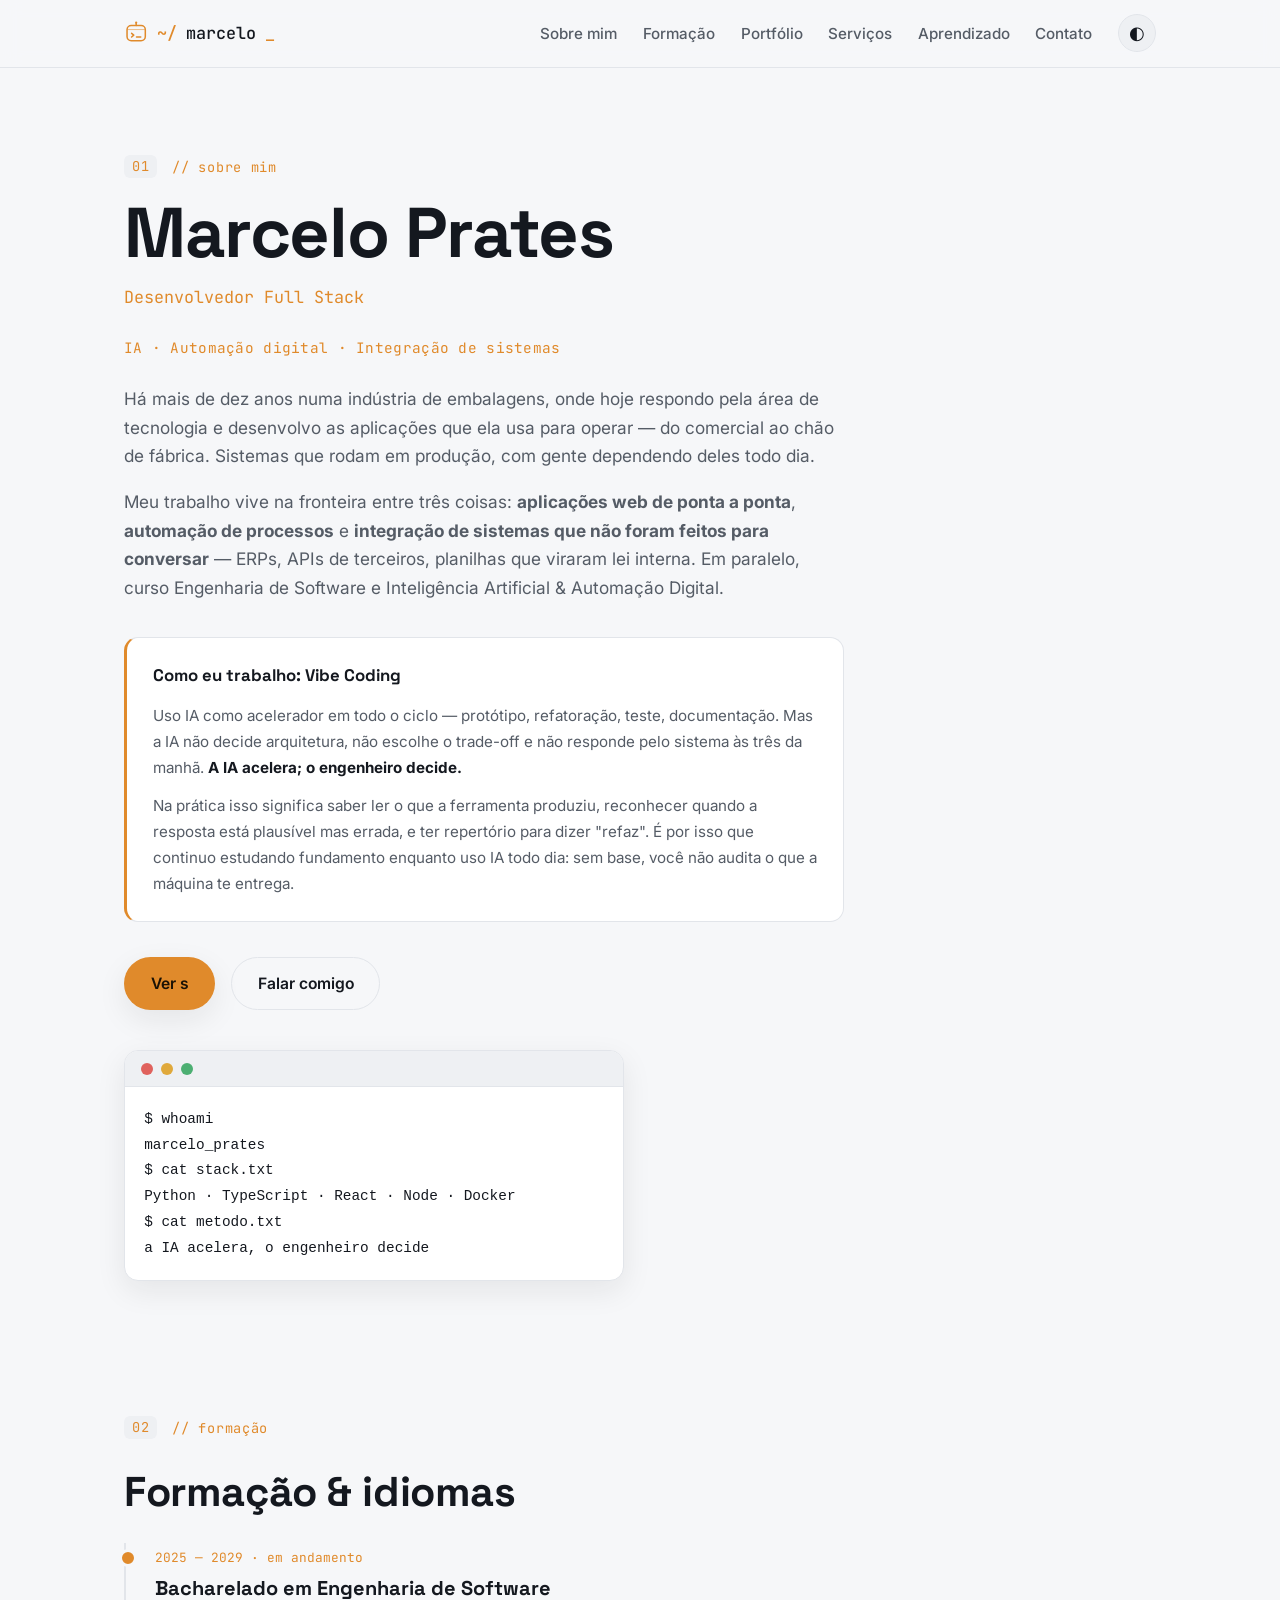
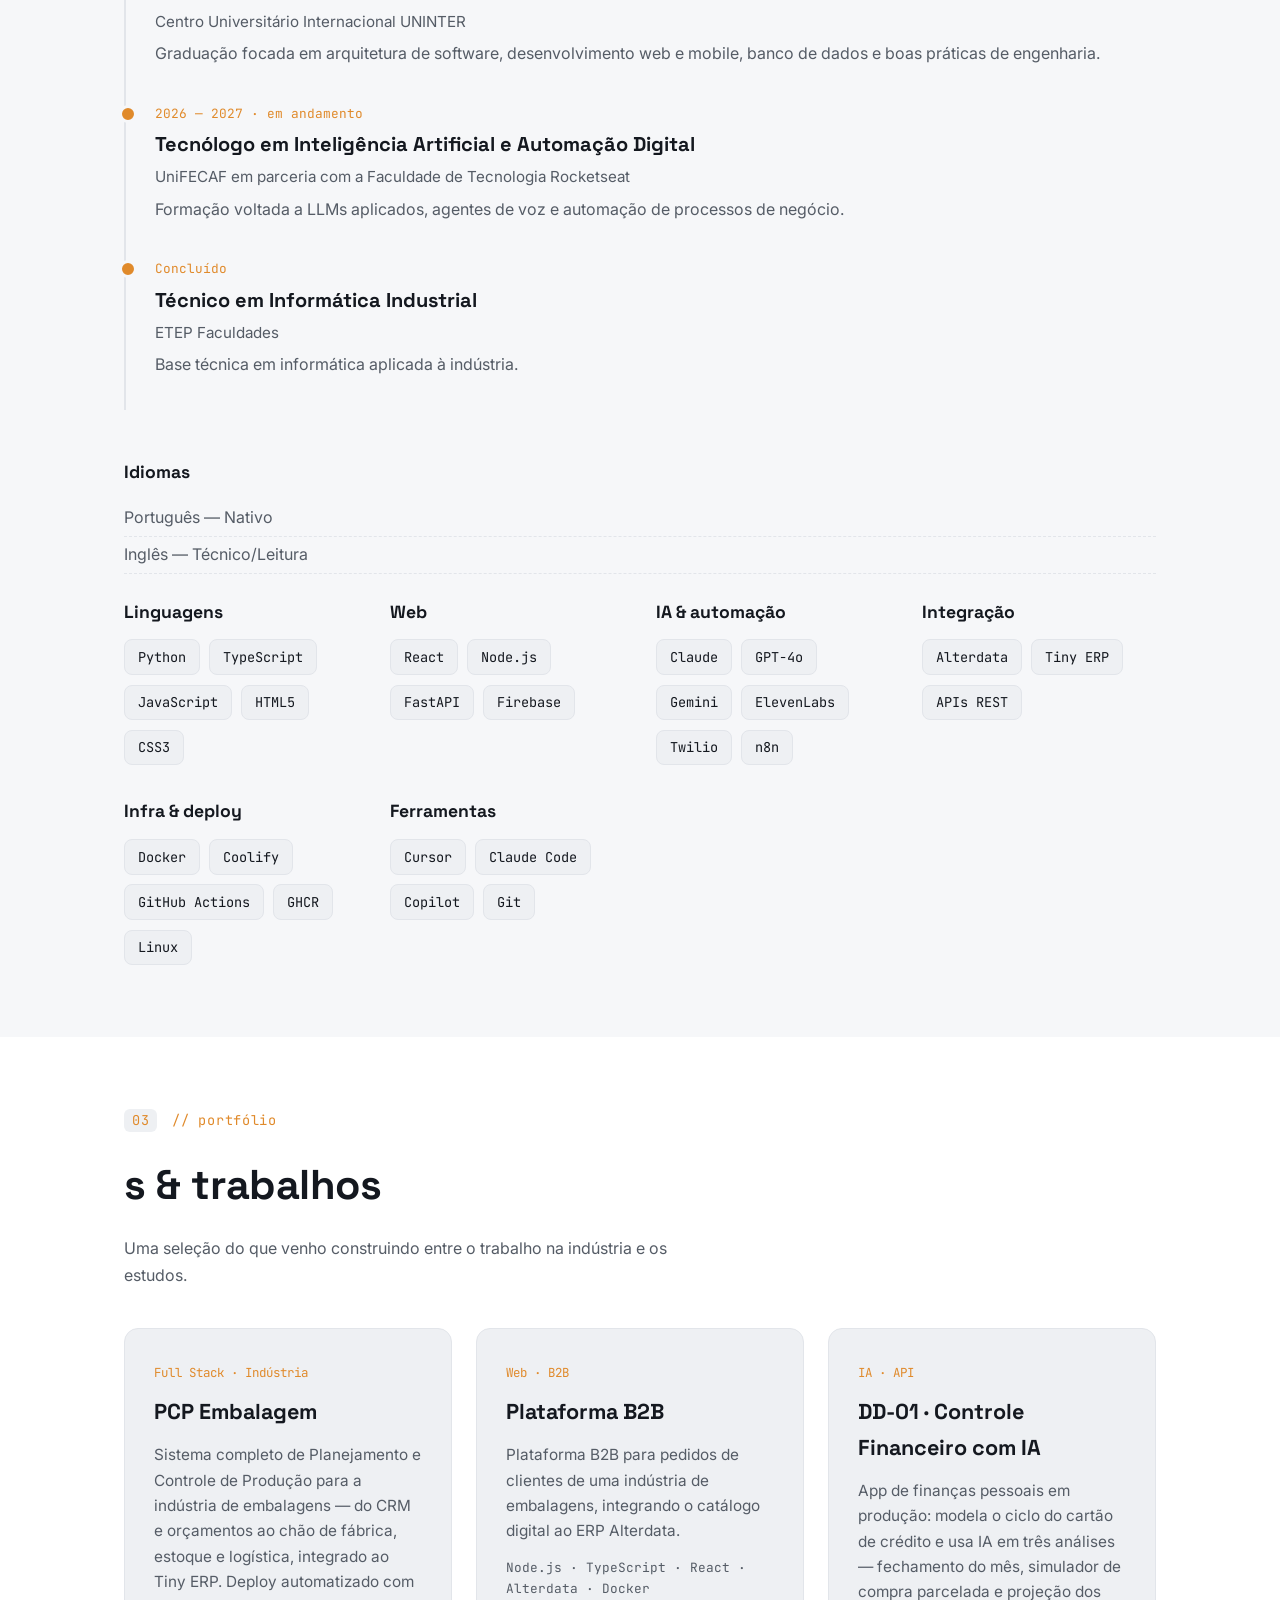
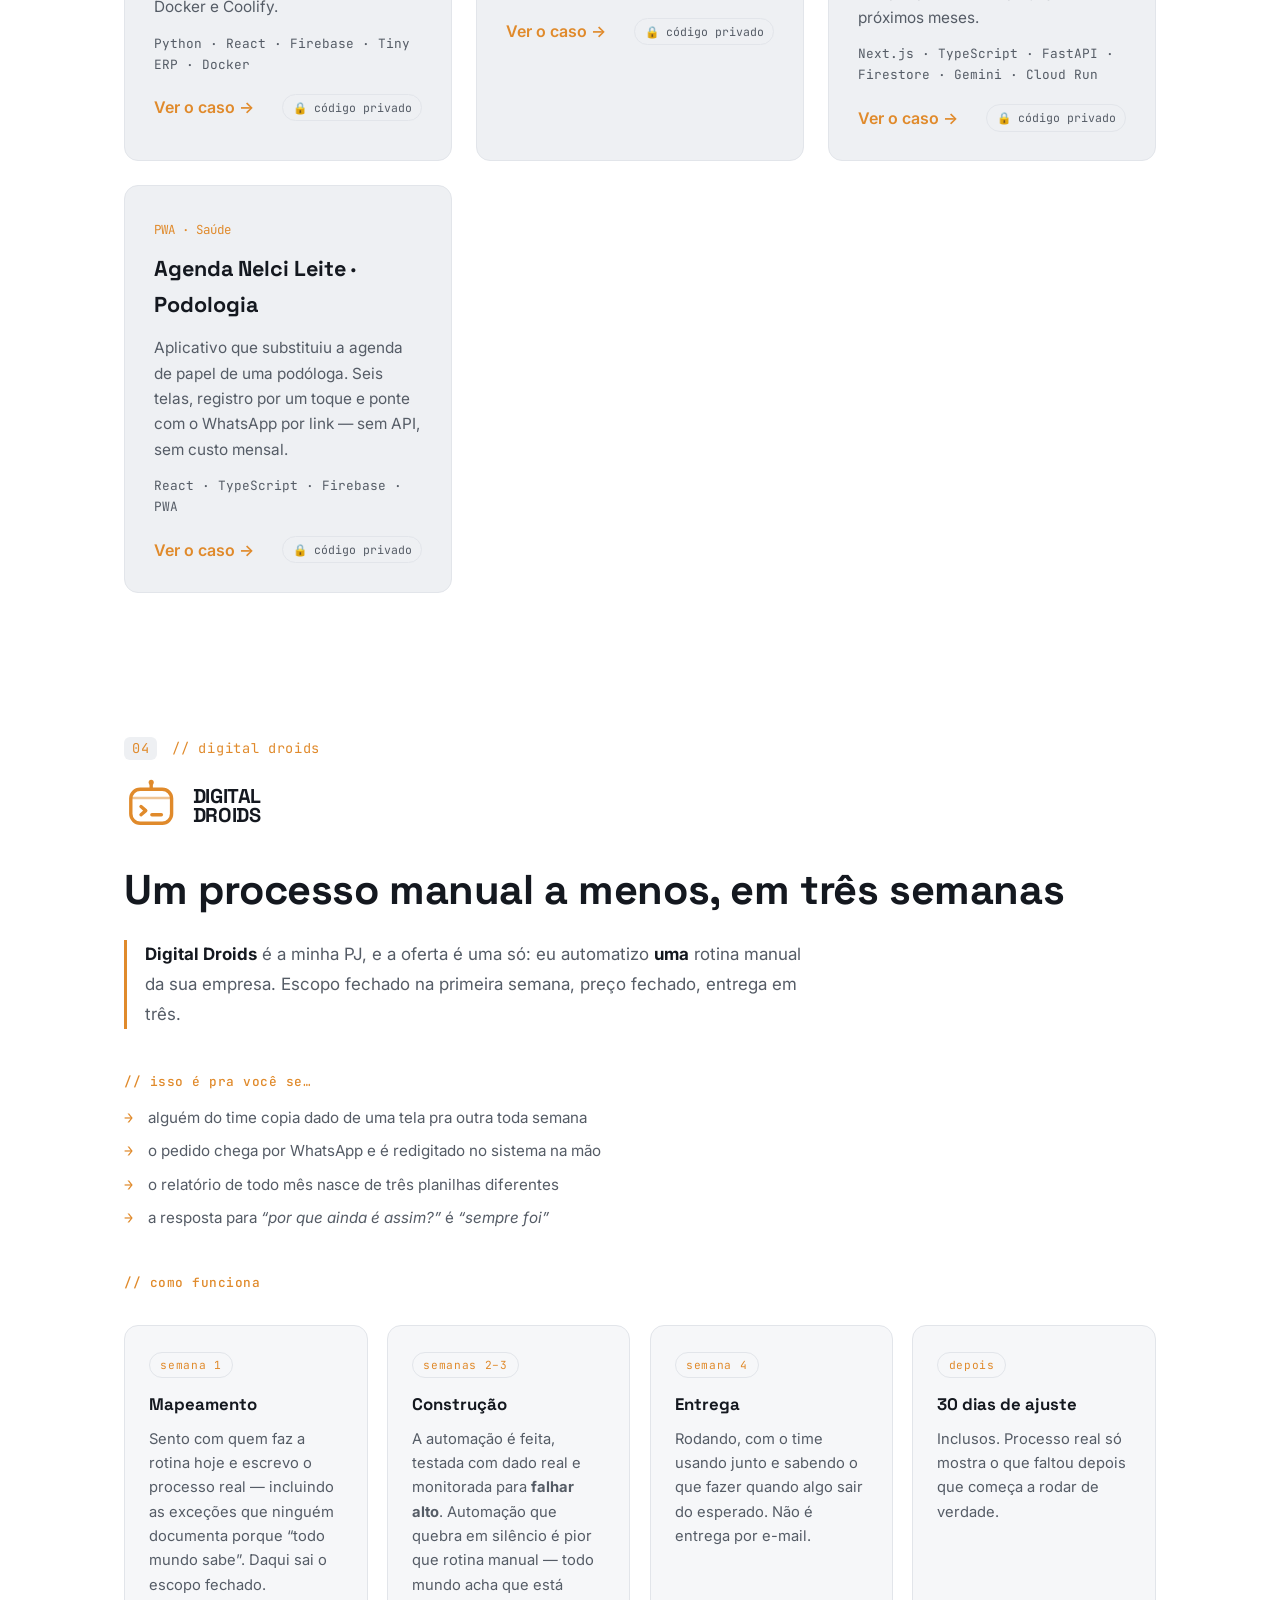
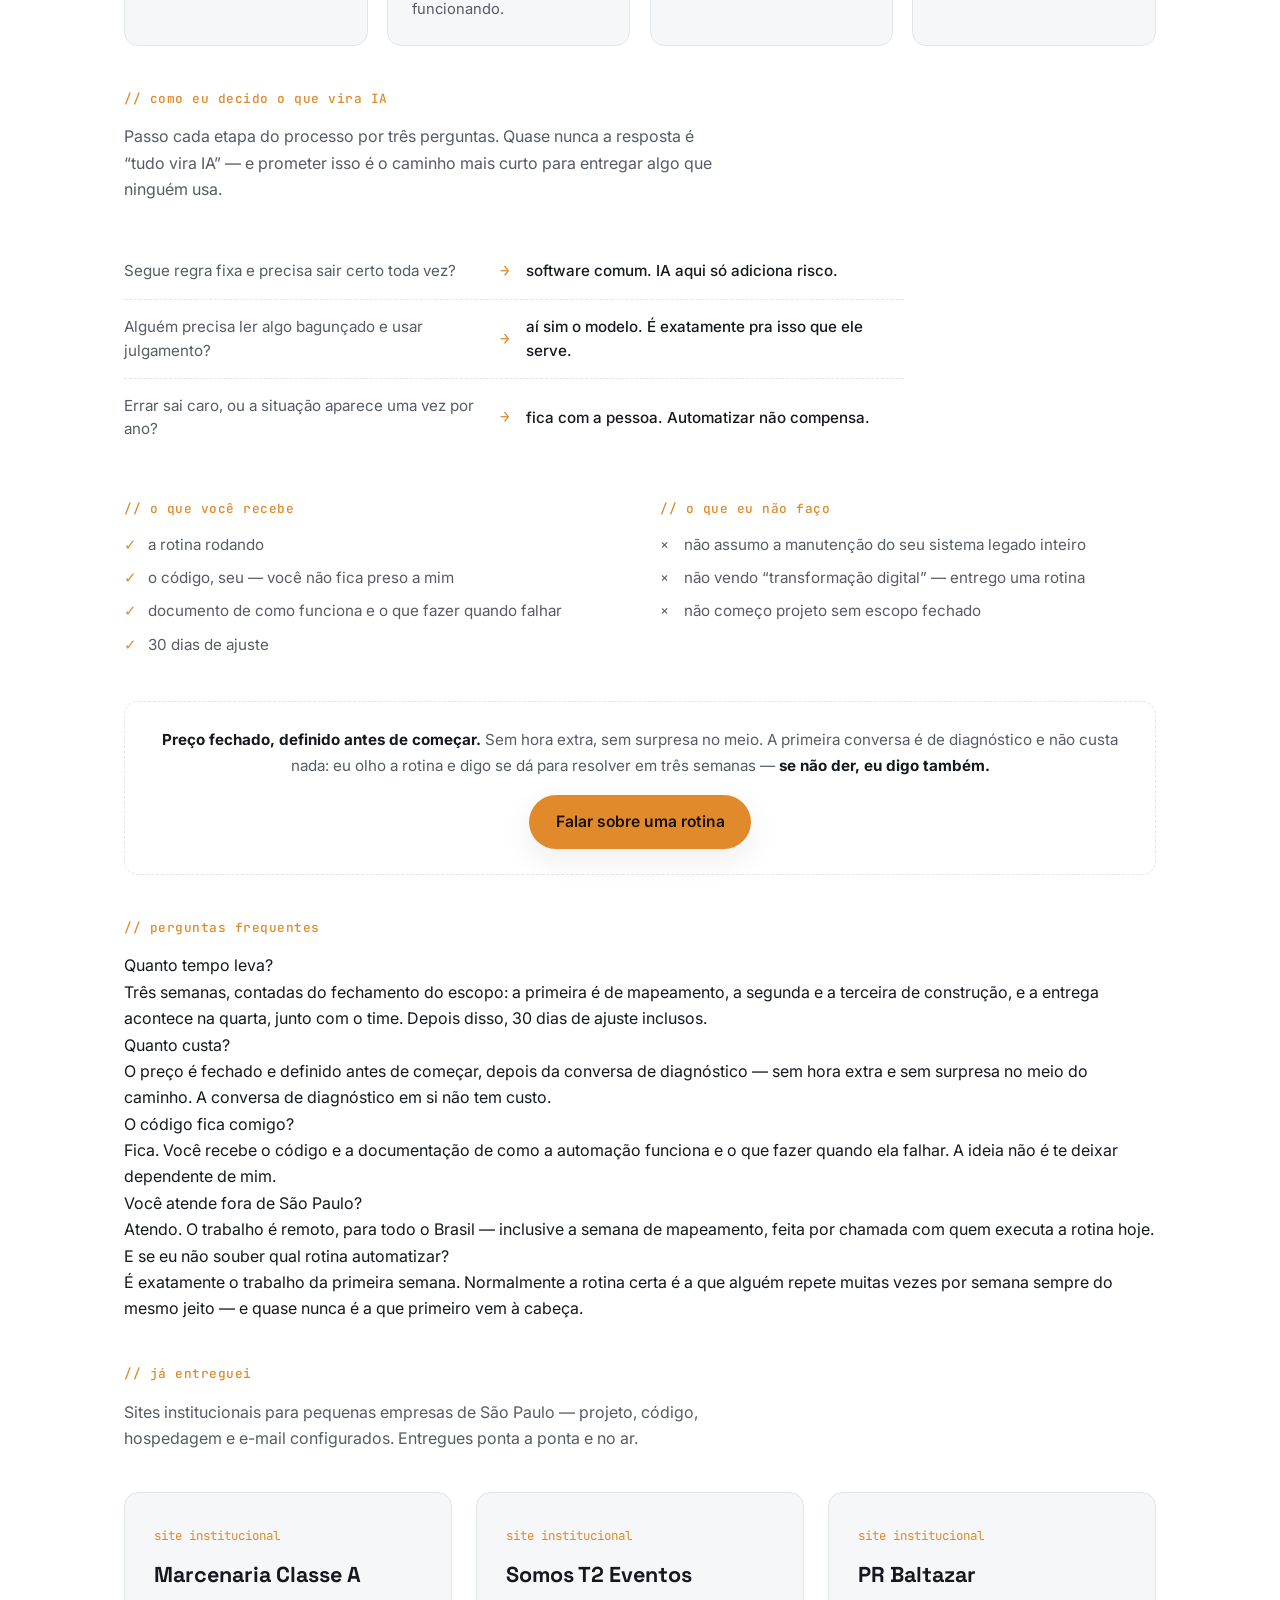
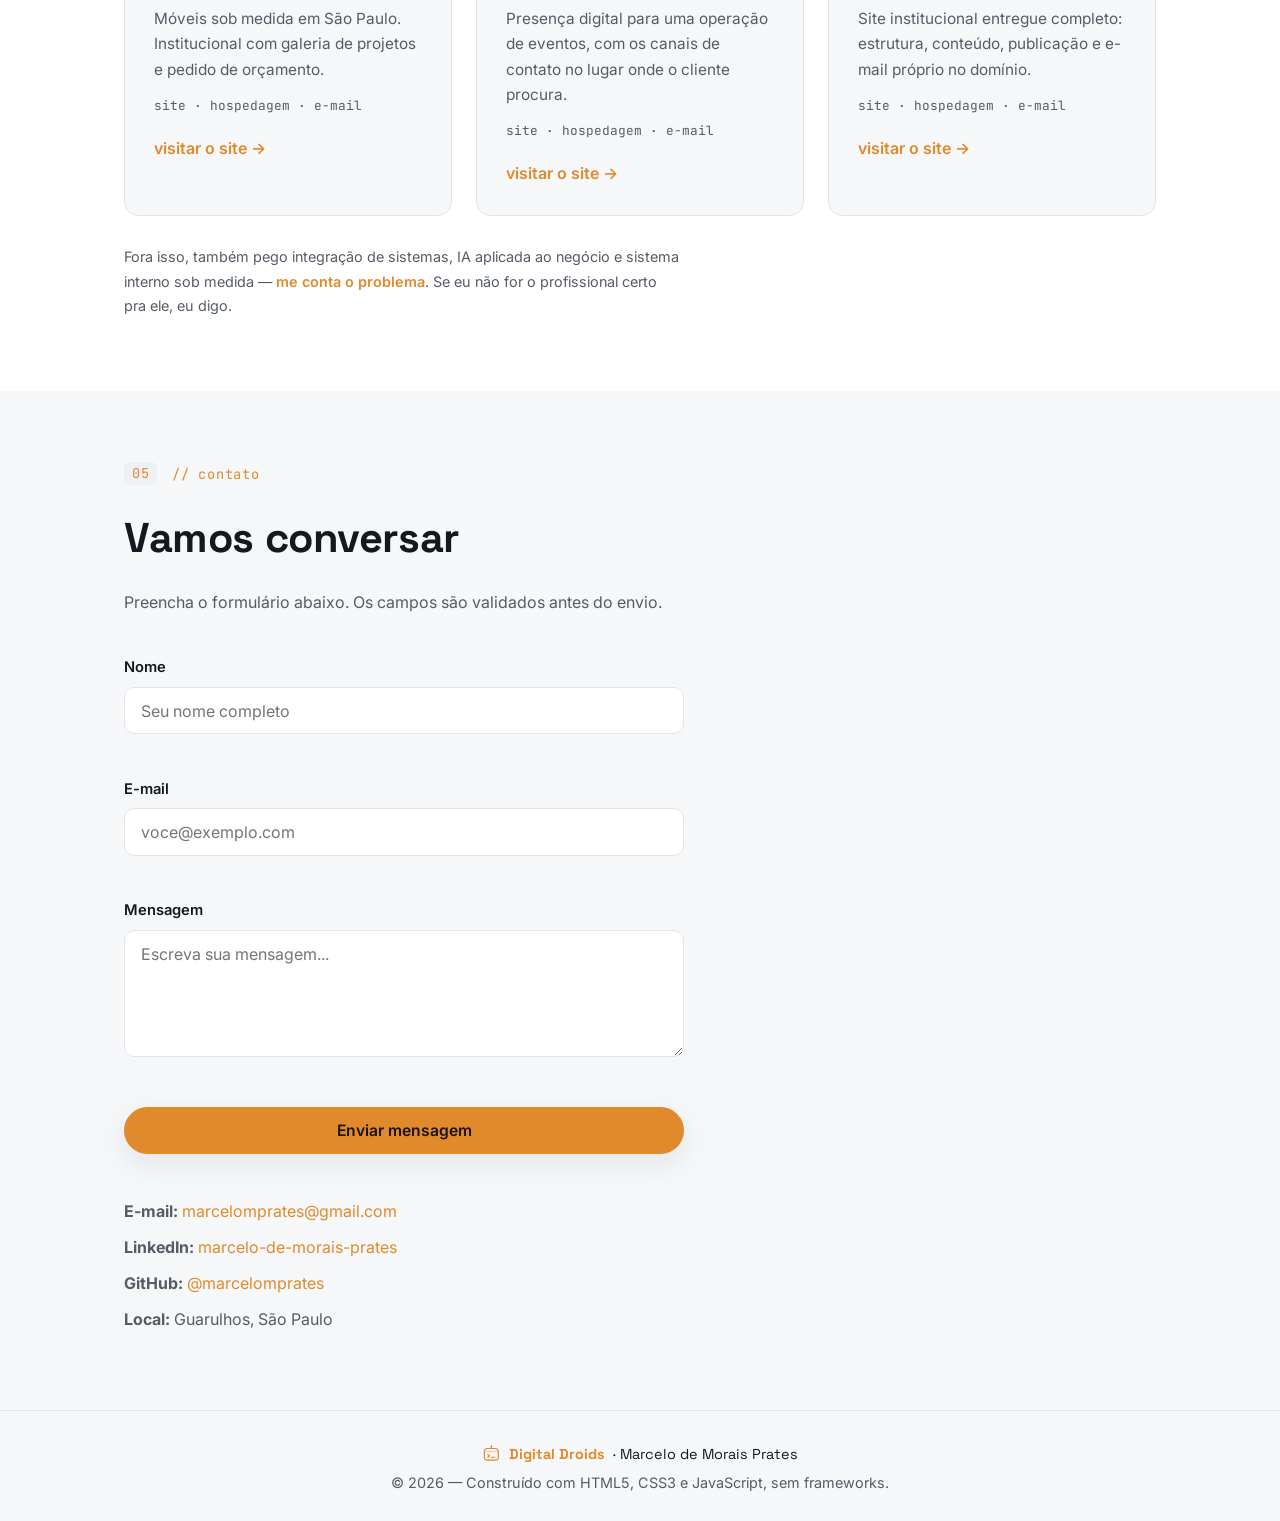
<file: index.html>
<!DOCTYPE html>
<!--
  Portfólio Pessoal - Marcelo Prates
  Atividade Prática - Fundamentos da Programação Web (UNINTER)
  HTML5 semântico, CSS3 puro e JavaScript (sem frameworks)
-->
<html lang="pt-BR">
<head>
  <meta charset="UTF-8">
  <!-- Viewport para responsividade (mobile first) -->
  <meta name="viewport" content="width=device-width, initial-scale=1.0">
  <meta name="description" content="Marcelo Prates — Desenvolvedor Full Stack focado em IA, automação digital e integração de sistemas. Portfólio, estudos de caso e serviços Digital Droids.">
  <title>Marcelo Prates | Desenvolvedor Full Stack</title>

  <!-- OpenGraph: como o link aparece quando compartilhado -->
  <meta property="og:type" content="website">
  <meta property="og:url" content="https://digitaldroids.com.br/">
  <meta property="og:title" content="Marcelo Prates | Desenvolvedor Full Stack">
  <meta property="og:description" content="Desenvolvedor Full Stack focado em IA, automação digital e integração de sistemas. Projetos em produção numa indústria de embalagens e serviços sob demanda pela Digital Droids.">
  <meta property="og:locale" content="pt_BR">
  <meta property="og:image" content="https://digitaldroids.com.br/og-image.png">
  <meta property="og:image:width" content="1200">
  <meta property="og:image:height" content="630">
  <meta property="og:image:alt" content="Digital Droids — Marcelo Prates, Desenvolvedor Full Stack">
  <meta name="twitter:card" content="summary_large_image">

  <link rel="canonical" href="https://digitaldroids.com.br/">
  <!-- Ícones como arquivos reais na raiz: o SVG serve navegador moderno, o .ico
       cobre o pedido automático de /favicon.ico, e o apple-touch-icon é o que o
       iOS usa quando alguém salva o site na tela de início. -->
  <link rel="icon" href="favicon.svg" type="image/svg+xml">
  <link rel="icon" href="favicon.ico" sizes="32x32">
  <link rel="apple-touch-icon" href="apple-touch-icon.png">

  <!-- Fontes do Google: display, corpo e monoespaçada (carregadas no navegador do visitante) -->
  <link rel="preconnect" href="https://fonts.googleapis.com">
  <link rel="preconnect" href="https://fonts.gstatic.com" crossorigin>
  <link href="https://fonts.googleapis.com/css2?family=Space+Grotesk:wght@400;500;700&amp;family=Inter:wght@400;500;600&amp;family=JetBrains+Mono:wght@400;500&amp;display=swap" rel="stylesheet">

  <!-- Folha de estilo externa -->
  <link rel="stylesheet" href="estilo.css">

  <!-- Aplica o tema salvo ANTES da primeira pintura. Sem isso, quem escolheu
       "claro" com o SO em escuro veria um flash escuro até o script.js rodar.
       Precisa ficar aqui no <head>, síncrono e antes do CSS renderizar. -->
  <script>
    (function () {
      try {
        var t = localStorage.getItem('tema');
        if (t === 'dark' || t === 'light') {
          document.documentElement.setAttribute('data-theme', t);
        }
      } catch (e) { /* localStorage bloqueado: cai no padrão do sistema */ }
    })();
  </script>


  <!-- Dados estruturados: diz ao Google e ao LinkedIn que esta página é uma
       PESSOA, não um site genérico. Resolve o "No author found" do inspector.
       Só afirmações verificáveis aqui — nada de título ou formação inflada. -->
  <script type="application/ld+json">
  {
    "@context": "https://schema.org",
    "@graph": [
      {
        "@type": "Person",
        "@id": "https://digitaldroids.com.br/#marcelo",
        "name": "Marcelo de Morais Prates",
        "alternateName": "Marcelo Prates",
        "jobTitle": "Desenvolvedor Full Stack",
        "email": "marcelomprates@gmail.com",
        "url": "https://digitaldroids.com.br/",
        "image": "https://digitaldroids.com.br/og-image.png",
        "address": {
          "@type": "PostalAddress",
          "addressLocality": "Guarulhos",
          "addressRegion": "SP",
          "addressCountry": "BR"
        },
        "knowsAbout": [
          "Desenvolvimento full stack",
          "Integração de sistemas",
          "Automação de processos",
          "Inteligência artificial aplicada",
          "Python", "TypeScript", "JavaScript", "React", "Node.js", "Docker"
        ],
        "alumniOf": {
          "@type": "EducationalOrganization",
          "name": "ETEP Faculdades"
        },
        "sameAs": [
          "https://www.linkedin.com/in/marcelo-de-morais-prates",
          "https://github.com/marcelomprates"
        ],
        "worksFor": { "@id": "https://digitaldroids.com.br/#digitaldroids" }
      },
      {
        "@type": "Organization",
        "@id": "https://digitaldroids.com.br/#digitaldroids",
        "name": "Digital Droids",
        "url": "https://digitaldroids.com.br/",
        "logo": "https://digitaldroids.com.br/droid.svg",
        "founder": { "@id": "https://digitaldroids.com.br/#marcelo" },
        "description": "Desenvolvimento, automação e integração de sistemas.",
        "makesOffer": {
          "@type": "Offer",
          "itemOffered": {
            "@type": "Service",
            "name": "Automação de uma rotina manual",
            "serviceType": "Automação de processos",
            "description": "Automação de uma rotina manual da empresa, com escopo fechado na primeira semana e entrega em três semanas, mais 30 dias de ajuste inclusos. O cliente recebe o código e a documentação.",
            "provider": { "@id": "https://digitaldroids.com.br/#digitaldroids" },
            "areaServed": { "@type": "Country", "name": "Brasil" },
            "availableChannel": {
              "@type": "ServiceChannel",
              "serviceUrl": "https://digitaldroids.com.br/#contato"
            }
          }
        }
      },
      {
        "@type": "WebSite",
        "url": "https://digitaldroids.com.br/",
        "name": "Marcelo Prates | Desenvolvedor Full Stack",
        "inLanguage": "pt-BR",
        "dateModified": "2026-11-04",
        "publisher": { "@id": "https://digitaldroids.com.br/#marcelo" }
      },
      {
        "@type": "FAQPage",
        "@id": "https://digitaldroids.com.br/#faq",
        "inLanguage": "pt-BR",
        "mainEntity": [
          {
            "@type": "Question",
            "name": "Quanto tempo leva?",
            "acceptedAnswer": {
              "@type": "Answer",
              "text": "Três semanas, contadas do fechamento do escopo: a primeira é de mapeamento, a segunda e a terceira de construção, e a entrega acontece na quarta, junto com o time. Depois disso, 30 dias de ajuste inclusos."
            }
          },
          {
            "@type": "Question",
            "name": "Quanto custa?",
            "acceptedAnswer": {
              "@type": "Answer",
              "text": "O preço é fechado e definido antes de começar, depois da conversa de diagnóstico — sem hora extra e sem surpresa no meio do caminho. A conversa de diagnóstico em si não tem custo."
            }
          },
          {
            "@type": "Question",
            "name": "O código fica comigo?",
            "acceptedAnswer": {
              "@type": "Answer",
              "text": "Fica. Você recebe o código e a documentação de como a automação funciona e o que fazer quando ela falhar. A ideia não é te deixar dependente de mim."
            }
          },
          {
            "@type": "Question",
            "name": "Você atende fora de São Paulo?",
            "acceptedAnswer": {
              "@type": "Answer",
              "text": "Atendo. O trabalho é remoto, para todo o Brasil — inclusive a semana de mapeamento, feita por chamada com quem executa a rotina hoje."
            }
          },
          {
            "@type": "Question",
            "name": "E se eu não souber qual rotina automatizar?",
            "acceptedAnswer": {
              "@type": "Answer",
              "text": "É exatamente o trabalho da primeira semana. Normalmente a rotina certa é a que alguém repete muitas vezes por semana sempre do mesmo jeito — e quase nunca é a que primeiro vem à cabeça."
            }
          }
        ]
      }
    ]
  }
  </script>
</head>

<body>
  <!-- ============================ CABEÇALHO / MENU FIXO ============================ -->
  <!-- O menu fica fixo no topo e é visível em todas as seções da página -->
  <header class="cabecalho" id="topo">
    <nav class="nav" aria-label="Navegação principal">
      <a href="#topo" class="nav__logo">
        <svg class="droid" viewBox="0 0 32 32" fill="none" aria-hidden="true">
          <path d="M16 3.4v2.6" stroke="currentColor" stroke-width="2" stroke-linecap="round"/>
          <circle cx="16" cy="2" r="1.5" fill="currentColor"/>
          <rect x="4" y="6" width="24" height="20" rx="5.5" stroke="currentColor" stroke-width="2"/>
          <path d="M4.6 11.2h22.8" stroke="currentColor" stroke-width="1.4" opacity=".5"/>
          <path d="M10 16.2l2.8 2.4-2.8 2.4" stroke="currentColor" stroke-width="2" stroke-linecap="round" stroke-linejoin="round"/>
          <path class="droid__cursor" d="M16.4 21h5.6" stroke="currentColor" stroke-width="2" stroke-linecap="round"/>
        </svg>
        <span class="nav__prompt">~/</span>marcelo<span class="nav__cursor">_</span>
      </a>

      <!-- Botão hamburguer: aparece apenas no mobile, controlado por JavaScript -->
      <button class="nav__toggle" id="navToggle" aria-label="Abrir menu" aria-expanded="false">
        <span></span><span></span><span></span>
      </button>

      <ul class="nav__lista" id="navLista">
        <li><a href="#sobre" class="nav__link">Sobre mim</a></li>
        <li><a href="#formacao" class="nav__link">Formação</a></li>
        <li><a href="#portfolio" class="nav__link">Portfólio</a></li>
        <li><a href="#servicos" class="nav__link">Serviços</a></li>
        <li><a href="aprendizado.html" class="nav__link">Aprendizado</a></li>
        <li><a href="#contato" class="nav__link">Contato</a></li>
        <!-- Botão de alternância de tema claro/escuro -->
        <li>
          <button class="tema" id="botaoTema" aria-label="Alternar tema claro e escuro">
            <span class="tema__icone" id="iconeTema">◐</span>
          </button>
        </li>
      </ul>
    </nav>
  </header>

  <main>
    <!-- ============================ HERO / SOBRE MIM ============================ -->
    <section class="hero" id="sobre">
      <div class="hero__interno">
        <p class="eyebrow"><span class="eyebrow__num">01</span> // sobre mim</p>
        <h1 class="hero__titulo">
          Marcelo Prates
        </h1>
        <p class="hero__papel">Desenvolvedor Full Stack</p>
        <p class="hero__sub">IA · Automação digital · Integração de sistemas</p>

        <p class="hero__texto">
          Há mais de dez anos numa indústria de embalagens, onde hoje respondo pela área de
          tecnologia e desenvolvo as aplicações que ela usa para operar — do comercial ao
          chão de fábrica. Sistemas que rodam em produção, com gente dependendo deles
          todo dia.
        </p>

        <p class="hero__texto">
          Meu trabalho vive na fronteira entre três coisas: <strong>aplicações web de ponta
          a ponta</strong>, <strong>automação de processos</strong> e <strong>integração de
          sistemas que não foram feitos para conversar</strong> — ERPs, APIs de terceiros,
          planilhas que viraram lei interna. Em paralelo, curso Engenharia de Software e
          Inteligência Artificial &amp; Automação Digital.
        </p>

        <!-- Vibe Coding: método explicado, não afirmado como cargo -->
        <div class="metodo">
          <h2 class="metodo__titulo">Como eu trabalho: Vibe Coding</h2>
          <p class="metodo__texto">
            Uso IA como acelerador em todo o ciclo — protótipo, refatoração, teste,
            documentação. Mas a IA não decide arquitetura, não escolhe o trade-off e não
            responde pelo sistema às três da manhã. <strong>A IA acelera; o engenheiro
            decide.</strong>
          </p>
          <p class="metodo__texto">
            Na prática isso significa saber ler o que a ferramenta produziu, reconhecer
            quando a resposta está plausível mas errada, e ter repertório para dizer
            "refaz". É por isso que continuo estudando fundamento enquanto uso IA todo
            dia: sem base, você não audita o que a máquina te entrega.
          </p>
        </div>

        <div class="hero__acoes">
          <a href="#portfolio" class="btn btn--primario">Ver s</a>
          <a href="#contato" class="btn btn--secundario">Falar comigo</a>
        </div>

        <!-- "Cartão de terminal" — elemento de assinatura que reforça a identidade de dev -->
        <div class="terminal" aria-hidden="true">
          <div class="terminal__barra">
            <span></span><span></span><span></span>
          </div>
          <pre class="terminal__corpo"><code>$ whoami
marcelo_prates
$ cat stack.txt
Python · TypeScript · React · Node · Docker
$ cat metodo.txt
a IA acelera, o engenheiro decide</code></pre>
        </div>
      </div>
    </section>

    <!-- ============================ FORMAÇÃO ============================ -->
    <section class="secao" id="formacao">
      <div class="secao__interno">
        <p class="eyebrow"><span class="eyebrow__num">02</span> // formação</p>
        <h2 class="secao__titulo">Formação &amp; idiomas</h2>

        <!-- Linha do tempo de formação acadêmica -->
        <ol class="timeline">
          <li class="timeline__item">
            <span class="timeline__periodo">2025 — 2029 · em andamento</span>
            <h3 class="timeline__cargo">Bacharelado em Engenharia de Software</h3>
            <p class="timeline__local">Centro Universitário Internacional UNINTER</p>
            <p class="timeline__desc">
              Graduação focada em arquitetura de software, desenvolvimento web e mobile,
              banco de dados e boas práticas de engenharia.
            </p>
          </li>
          <li class="timeline__item">
            <span class="timeline__periodo">2026 — 2027 · em andamento</span>
            <h3 class="timeline__cargo">Tecnólogo em Inteligência Artificial e Automação Digital</h3>
            <p class="timeline__local">UniFECAF em parceria com a Faculdade de Tecnologia Rocketseat</p>
            <p class="timeline__desc">
              Formação voltada a LLMs aplicados, agentes de voz e automação de
              processos de negócio.
            </p>
          </li>
          <li class="timeline__item">
            <span class="timeline__periodo">Concluído</span>
            <h3 class="timeline__cargo">Técnico em Informática Industrial</h3>
            <p class="timeline__local">ETEP Faculdades</p>
            <p class="timeline__desc">
              Base técnica em informática aplicada à indústria.
            </p>
          </li>
        </ol>

        <!-- Idiomas e competências -->
        <div class="grade-skills">
          <div class="skill-bloco">
            <h3 class="skill-bloco__titulo">Idiomas</h3>
            <ul class="lista-simples">
              <li>Português — Nativo</li>
              <li>Inglês — Técnico/Leitura</li>
            </ul>
          </div>
        </div>

        <!-- Stack agrupada por finalidade: diz mais que uma lista solta de nomes -->
        <div class="grade-skills grade-skills--stack">
          <div class="skill-bloco">
            <h3 class="skill-bloco__titulo">Linguagens</h3>
            <ul class="tags">
              <li>Python</li>
              <li>TypeScript</li>
              <li>JavaScript</li>
              <li>HTML5</li>
              <li>CSS3</li>
            </ul>
          </div>
          <div class="skill-bloco">
            <h3 class="skill-bloco__titulo">Web</h3>
            <ul class="tags">
              <li>React</li>
              <li>Node.js</li>
              <li>FastAPI</li>
              <li>Firebase</li>
            </ul>
          </div>
          <div class="skill-bloco">
            <h3 class="skill-bloco__titulo">IA &amp; automação</h3>
            <ul class="tags">
              <li>Claude</li>
              <li>GPT-4o</li>
              <li>Gemini</li>
              <li>ElevenLabs</li>
              <li>Twilio</li>
              <li>n8n</li>
            </ul>
          </div>
          <div class="skill-bloco">
            <h3 class="skill-bloco__titulo">Integração</h3>
            <ul class="tags">
              <li>Alterdata</li>
              <li>Tiny ERP</li>
              <li>APIs REST</li>
            </ul>
          </div>
          <div class="skill-bloco">
            <h3 class="skill-bloco__titulo">Infra &amp; deploy</h3>
            <ul class="tags">
              <li>Docker</li>
              <li>Coolify</li>
              <li>GitHub Actions</li>
              <li>GHCR</li>
              <li>Linux</li>
            </ul>
          </div>
          <div class="skill-bloco">
            <h3 class="skill-bloco__titulo">Ferramentas</h3>
            <ul class="tags">
              <li>Cursor</li>
              <li>Claude Code</li>
              <li>Copilot</li>
              <li>Git</li>
            </ul>
          </div>
        </div>
      </div>
    </section>

    <!-- ============================ PORTFÓLIO ============================ -->
    <section class="secao secao--alt" id="portfolio">
      <div class="secao__interno">
        <p class="eyebrow"><span class="eyebrow__num">03</span> // portfólio</p>
        <h2 class="secao__titulo">s &amp; trabalhos</h2>
        <p class="secao__intro">
          Uma seleção do que venho construindo entre o trabalho na indústria e os estudos.
        </p>

        <!-- Grade de cards de projetos -->
        <div class="projetos">
          <article class="projeto">
            <div class="projeto__topo">
              <span class="projeto__tag">Full Stack · Indústria</span>
            </div>
            <h3 class="projeto__titulo">PCP Embalagem</h3>
            <p class="projeto__desc">
              Sistema completo de Planejamento e Controle de Produção para a indústria de
              embalagens — do CRM e orçamentos ao chão de fábrica, estoque e logística,
              integrado ao Tiny ERP. Deploy automatizado com Docker e Coolify.
            </p>
            <p class="projeto__stack">Python · React · Firebase · Tiny ERP · Docker</p>
            <div class="projeto__rodape">
              <a href="caso-pcp.html" class="projeto__link">Ver o caso →</a>
              <span class="projeto__selo" title="Código proprietário do empregador">🔒 código privado</span>
            </div>
          </article>

          <article class="projeto">
            <div class="projeto__topo">
              <span class="projeto__tag">Web · B2B</span>
            </div>
            <h3 class="projeto__titulo">Plataforma B2B</h3>
            <p class="projeto__desc">
              Plataforma B2B para pedidos de clientes de uma indústria de embalagens,
              integrando o catálogo digital ao ERP Alterdata.
            </p>
            <p class="projeto__stack">Node.js · TypeScript · React · Alterdata · Docker</p>
            <div class="projeto__rodape">
              <a href="caso-b2b.html" class="projeto__link">Ver o caso →</a>
              <span class="projeto__selo" title="Código proprietário do empregador">🔒 código privado</span>
            </div>
          </article>

          <article class="projeto">
            <div class="projeto__topo">
              <span class="projeto__tag">IA · API</span>
            </div>
            <h3 class="projeto__titulo">DD-01 · Controle Financeiro com IA</h3>
            <p class="projeto__desc">
              App de finanças pessoais em produção: modela o ciclo do cartão de crédito
              e usa IA em três análises — fechamento do mês, simulador de compra
              parcelada e projeção dos próximos meses.
            </p>
            <p class="projeto__stack">Next.js · TypeScript · FastAPI · Firestore · Gemini · Cloud Run</p>
            <div class="projeto__rodape">
              <a href="caso-financeiro.html" class="projeto__link">Ver o caso →</a>
              <span class="projeto__selo" title="Repositório privado: o app guarda dado financeiro pessoal">🔒 código privado</span>
            </div>
          </article>
          <article class="projeto">
            <div class="projeto__topo">
              <span class="projeto__tag">PWA · Saúde</span>
            </div>
            <h3 class="projeto__titulo">Agenda Nelci Leite · Podologia</h3>
            <p class="projeto__desc">
              Aplicativo que substituiu a agenda de papel de uma podóloga. Seis telas,
              registro por um toque e ponte com o WhatsApp por link — sem API, sem
              custo mensal.
            </p>
            <p class="projeto__stack">React · TypeScript · Firebase · PWA</p>
            <div class="projeto__rodape">
              <a href="caso-agenda.html" class="projeto__link">Ver o caso →</a>
              <span class="projeto__selo" title="Repositório privado: o banco tem nome e telefone de paciente">🔒 código privado</span>
            </div>
          </article>
        </div>
      </div>
    </section>

    <!-- ============================ DIGITAL DROIDS / PJ ============================ -->
    <!-- Seção comercial: aqui quem fala é a PJ, não o profissional CLT -->
    <section class="secao secao--pj" id="servicos">
      <div class="secao__interno">
        <p class="eyebrow"><span class="eyebrow__num">04</span> // digital droids</p>

        <!-- Assinatura da marca: a marca aparece inteira uma vez, aqui -->
        <div class="pj-marca">
          <svg class="droid droid--marca" viewBox="0 0 32 32" fill="none" aria-hidden="true">
            <path d="M16 3.4v2.6" stroke="currentColor" stroke-width="2" stroke-linecap="round"/>
            <circle cx="16" cy="2" r="1.5" fill="currentColor"/>
            <rect x="4" y="6" width="24" height="20" rx="5.5" stroke="currentColor" stroke-width="2"/>
            <path d="M4.6 11.2h22.8" stroke="currentColor" stroke-width="1.4" opacity=".5"/>
            <path d="M10 16.2l2.8 2.4-2.8 2.4" stroke="currentColor" stroke-width="2" stroke-linecap="round" stroke-linejoin="round"/>
            <path class="droid__cursor" d="M16.4 21h5.6" stroke="currentColor" stroke-width="2" stroke-linecap="round"/>
          </svg>
          <span class="pj-marca__nome">Digital<br>Droids</span>
        </div>

        <h2 class="secao__titulo">Um processo manual a menos, em três semanas</h2>

        <!-- Oferta ÚNICA e fechada. Substituiu quatro blocos genéricos de serviço:
             cardápio sem preço obriga o visitante a descobrir sozinho qual item é
             o problema dele, quanto custa e quanto demora — quatro degraus antes
             do primeiro contato. Aqui sobra um degrau só. -->
        <p class="oferta">
          <strong>Digital Droids</strong> é a minha PJ, e a oferta é uma só:
          eu automatizo <strong>uma</strong> rotina manual da sua empresa.
          Escopo fechado na primeira semana, preço fechado, entrega em três.
        </p>

        <h3 class="pj-sub">// isso é pra você se…</h3>
        <ul class="sinais">
          <li>alguém do time copia dado de uma tela pra outra toda semana</li>
          <li>o pedido chega por WhatsApp e é redigitado no sistema na mão</li>
          <li>o relatório de todo mês nasce de três planilhas diferentes</li>
          <li>a resposta para <em>“por que ainda é assim?”</em> é <em>“sempre foi”</em></li>
        </ul>

        <h3 class="pj-sub">// como funciona</h3>
        <div class="servicos etapas">
          <article class="servico">
            <span class="etapa__num">semana 1</span>
            <h4 class="servico__titulo">Mapeamento</h4>
            <p class="servico__desc">
              Sento com quem faz a rotina hoje e escrevo o processo real — incluindo as
              exceções que ninguém documenta porque “todo mundo sabe”. Daqui sai o
              escopo fechado.
            </p>
          </article>

          <article class="servico">
            <span class="etapa__num">semanas 2–3</span>
            <h4 class="servico__titulo">Construção</h4>
            <p class="servico__desc">
              A automação é feita, testada com dado real e monitorada para
              <strong>falhar alto</strong>. Automação que quebra em silêncio é pior que
              rotina manual — todo mundo acha que está funcionando.
            </p>
          </article>

          <article class="servico">
            <span class="etapa__num">semana 4</span>
            <h4 class="servico__titulo">Entrega</h4>
            <p class="servico__desc">
              Rodando, com o time usando junto e sabendo o que fazer quando algo sair
              do esperado. Não é entrega por e-mail.
            </p>
          </article>

          <article class="servico">
            <span class="etapa__num">depois</span>
            <h4 class="servico__titulo">30 dias de ajuste</h4>
            <p class="servico__desc">
              Inclusos. Processo real só mostra o que faltou depois que começa a rodar
              de verdade.
            </p>
          </article>
        </div>

        <!-- Os três filtros. Mostram o CRITÉRIO, não a ferramenta: é o que
             separa "uso IA" de saber onde ela não deve entrar. Ancora o Vibe
             Coding em algo verificável em vez de slogan. -->
        <h3 class="pj-sub">// como eu decido o que vira IA</h3>
        <p class="secao__intro">
          Passo cada etapa do processo por três perguntas. Quase nunca a resposta
          é “tudo vira IA” — e prometer isso é o caminho mais curto para entregar
          algo que ninguém usa.
        </p>
        <ul class="filtros">
          <li class="filtro">
            <span class="filtro__cond">Segue regra fixa e precisa sair certo toda vez?</span>
            <span class="filtro__seta" aria-hidden="true">→</span>
            <span class="filtro__dest">software comum. IA aqui só adiciona risco.</span>
          </li>
          <li class="filtro">
            <span class="filtro__cond">Alguém precisa ler algo bagunçado e usar julgamento?</span>
            <span class="filtro__seta" aria-hidden="true">→</span>
            <span class="filtro__dest">aí sim o modelo. É exatamente pra isso que ele serve.</span>
          </li>
          <li class="filtro">
            <span class="filtro__cond">Errar sai caro, ou a situação aparece uma vez por ano?</span>
            <span class="filtro__seta" aria-hidden="true">→</span>
            <span class="filtro__dest">fica com a pessoa. Automatizar não compensa.</span>
          </li>
        </ul>

        <div class="pj-colunas">
          <div>
            <h3 class="pj-sub">// o que você recebe</h3>
            <ul class="sinais sinais--ok">
              <li>a rotina rodando</li>
              <li>o código, seu — você não fica preso a mim</li>
              <li>documento de como funciona e o que fazer quando falhar</li>
              <li>30 dias de ajuste</li>
            </ul>
          </div>
          <div>
            <h3 class="pj-sub">// o que eu não faço</h3>
            <ul class="sinais sinais--nao">
              <li>não assumo a manutenção do seu sistema legado inteiro</li>
              <li>não vendo “transformação digital” — entrego uma rotina</li>
              <li>não começo projeto sem escopo fechado</li>
            </ul>
          </div>
        </div>

        <!-- Sem número público: quem assume o papel do preço é a previsibilidade
             ("fechado, antes de começar") + o primeiro passo sem custo. -->
        <div class="pj-cta">
          <p class="pj-cta__texto">
            <strong>Preço fechado, definido antes de começar.</strong> Sem hora extra,
            sem surpresa no meio. A primeira conversa é de diagnóstico e não custa nada:
            eu olho a rotina e digo se dá para resolver em três semanas —
            <strong>se não der, eu digo também.</strong>
          </p>
          <a href="#contato" class="btn btn--primario">Falar sobre uma rotina</a>
        </div>

        <!-- Perguntas frequentes. Existem por dois motivos e os dois contam:
             respondem a objeção real de quem está decidindo, e são o formato
             que buscador e assistente de IA conseguem citar — pergunta curta,
             resposta autocontida. O JSON-LD FAQPage no <head> espelha ESTAS
             perguntas; se mudar uma aqui, muda lá também. -->
        <h3 class="pj-sub">// perguntas frequentes</h3>
        <dl class="faq">
          <dt class="faq__p">Quanto tempo leva?</dt>
          <dd class="faq__r">
            Três semanas, contadas do fechamento do escopo: a primeira é de
            mapeamento, a segunda e a terceira de construção, e a entrega
            acontece na quarta, junto com o time. Depois disso, 30 dias de
            ajuste inclusos.
          </dd>

          <dt class="faq__p">Quanto custa?</dt>
          <dd class="faq__r">
            O preço é fechado e definido antes de começar, depois da conversa
            de diagnóstico — sem hora extra e sem surpresa no meio do caminho.
            A conversa de diagnóstico em si não tem custo.
          </dd>

          <dt class="faq__p">O código fica comigo?</dt>
          <dd class="faq__r">
            Fica. Você recebe o código e a documentação de como a automação
            funciona e o que fazer quando ela falhar. A ideia não é te deixar
            dependente de mim.
          </dd>

          <dt class="faq__p">Você atende fora de São Paulo?</dt>
          <dd class="faq__r">
            Atendo. O trabalho é remoto, para todo o Brasil — inclusive a
            semana de mapeamento, feita por chamada com quem executa a rotina
            hoje.
          </dd>

          <dt class="faq__p">E se eu não souber qual rotina automatizar?</dt>
          <dd class="faq__r">
            É exatamente o trabalho da primeira semana. Normalmente a rotina
            certa é a que alguém repete muitas vezes por semana sempre do mesmo
            jeito — e quase nunca é a que primeiro vem à cabeça.
          </dd>
        </dl>

        <!-- Prova de entrega como PJ. É a única coisa no site que mostra alguém
             que pagou e recebeu — o resto é do empregador ou projeto pessoal. -->
        <h3 class="pj-sub">// já entreguei</h3>
        <p class="secao__intro">
          Sites institucionais para pequenas empresas de São Paulo — projeto, código,
          hospedagem e e-mail configurados. Entregues ponta a ponta e no ar.
        </p>

        <div class="projetos">
          <article class="projeto">
            <span class="projeto__tag">site institucional</span>
            <h4 class="projeto__titulo">Marcenaria Classe A</h4>
            <p class="projeto__desc">
              Móveis sob medida em São Paulo. Institucional com galeria de projetos e
              pedido de orçamento.
            </p>
            <p class="projeto__stack">site · hospedagem · e-mail</p>
            <a href="https://www.marcenariaclassea.com.br/" class="projeto__link"
               target="_blank" rel="noopener">visitar o site →</a>
          </article>

          <article class="projeto">
            <span class="projeto__tag">site institucional</span>
            <h4 class="projeto__titulo">Somos T2 Eventos</h4>
            <p class="projeto__desc">
              Presença digital para uma operação de eventos, com os canais de contato
              no lugar onde o cliente procura.
            </p>
            <p class="projeto__stack">site · hospedagem · e-mail</p>
            <a href="https://somost2eventos.com.br/" class="projeto__link"
               target="_blank" rel="noopener">visitar o site →</a>
          </article>

          <article class="projeto">
            <span class="projeto__tag">site institucional</span>
            <h4 class="projeto__titulo">PR Baltazar</h4>
            <p class="projeto__desc">
              Site institucional entregue completo: estrutura, conteúdo, publicação e
              e-mail próprio no domínio.
            </p>
            <p class="projeto__stack">site · hospedagem · e-mail</p>
            <a href="https://prbaltazar.com.br/" class="projeto__link"
               target="_blank" rel="noopener">visitar o site →</a>
          </article>
        </div>

        <p class="pj-extra">
          Fora isso, também pego integração de sistemas, IA aplicada ao negócio e
          sistema interno sob medida — <a href="#contato">me conta o problema</a>.
          Se eu não for o profissional certo pra ele, eu digo.
        </p>
      </div>
    </section>

    <!-- ============================ CONTATO ============================ -->
    <section class="secao" id="contato">
      <div class="secao__interno">
        <p class="eyebrow"><span class="eyebrow__num">05</span> // contato</p>
        <h2 class="secao__titulo">Vamos conversar</h2>
        <p class="secao__intro">
          Preencha o formulário abaixo. Os campos são validados antes do envio.
        </p>

        <!-- Formulário de contato com validação em JavaScript -->
        <!-- novalidate desativa a validação nativa para usarmos a nossa em JS -->
        <!-- Endpoint real do Formspree. O envio acontece no script.js via fetch. -->
        <form class="form" id="formContato" action="https://formspree.io/f/mnjkvepe" method="POST" novalidate>
          <div class="form__campo">
            <label for="nome">Nome</label>
            <input type="text" id="nome" name="nome" placeholder="Seu nome completo">
            <small class="form__erro" id="erroNome"></small>
          </div>

          <div class="form__campo">
            <label for="email">E-mail</label>
            <input type="email" id="email" name="email" placeholder="voce@exemplo.com">
            <small class="form__erro" id="erroEmail"></small>
          </div>

          <div class="form__campo">
            <label for="mensagem">Mensagem</label>
            <textarea id="mensagem" name="mensagem" rows="5" placeholder="Escreva sua mensagem..."></textarea>
            <small class="form__erro" id="erroMensagem"></small>
          </div>

          <button type="submit" class="btn btn--primario btn--bloco" id="botaoEnviar">Enviar mensagem</button>
          <!-- Mensagem de status (erros de envio) exibida via JavaScript -->
          <p class="form__status" id="formStatus" role="alert"></p>
        </form>

        <!-- Canais diretos de contato -->
        <ul class="contato-direto">
          <li><strong>E-mail:</strong> <a href="mailto:marcelomprates@gmail.com">marcelomprates@gmail.com</a></li>
          <li><strong>LinkedIn:</strong> <a href="https://www.linkedin.com/in/marcelo-de-morais-prates" target="_blank" rel="noopener">marcelo-de-morais-prates</a></li>
          <li><strong>GitHub:</strong> <a href="https://github.com/marcelomprates" target="_blank" rel="noopener">@marcelomprates</a></li>
          <li><strong>Local:</strong> Guarulhos, São Paulo</li>
        </ul>
      </div>
    </section>
  </main>

  <!-- ============================ RODAPÉ ============================ -->
  <footer class="rodape">
    <p class="rodape__marca"><svg class="droid droid--rodape" viewBox="0 0 32 32" fill="none" aria-hidden="true">
          <path d="M16 3.4v2.6" stroke="currentColor" stroke-width="2" stroke-linecap="round"/>
          <circle cx="16" cy="2" r="1.5" fill="currentColor"/>
          <rect x="4" y="6" width="24" height="20" rx="5.5" stroke="currentColor" stroke-width="2"/>
          <path d="M4.6 11.2h22.8" stroke="currentColor" stroke-width="1.4" opacity=".5"/>
          <path d="M10 16.2l2.8 2.4-2.8 2.4" stroke="currentColor" stroke-width="2" stroke-linecap="round" stroke-linejoin="round"/>
          <path class="droid__cursor" d="M16.4 21h5.6" stroke="currentColor" stroke-width="2" stroke-linecap="round"/>
        </svg><strong>Digital Droids</strong> · Marcelo de Morais Prates</p>
    <p>© <span id="ano"></span> — Construído com HTML5, CSS3 e JavaScript, sem frameworks.</p>
  </footer>

  <!-- ============================ MODAL DE SUCESSO ============================ -->
  <!-- Exibido por JavaScript somente após o Formspree confirmar o envio -->
  <div class="modal" id="modal" role="dialog" aria-modal="true" aria-hidden="true">
    <div class="modal__caixa">
      <span class="modal__icone">✓</span>
      <h3 class="modal__titulo">Mensagem enviada com sucesso!</h3>
      <p class="modal__texto">Obrigado pelo contato. Retornarei em breve.</p>
      <button class="btn btn--primario" id="fecharModal">Fechar</button>
    </div>
  </div>

  <!-- Script externo (no final do body para garantir que o HTML já foi carregado) -->
  <script src="script.js"></script>
</body>
</html>
</file>
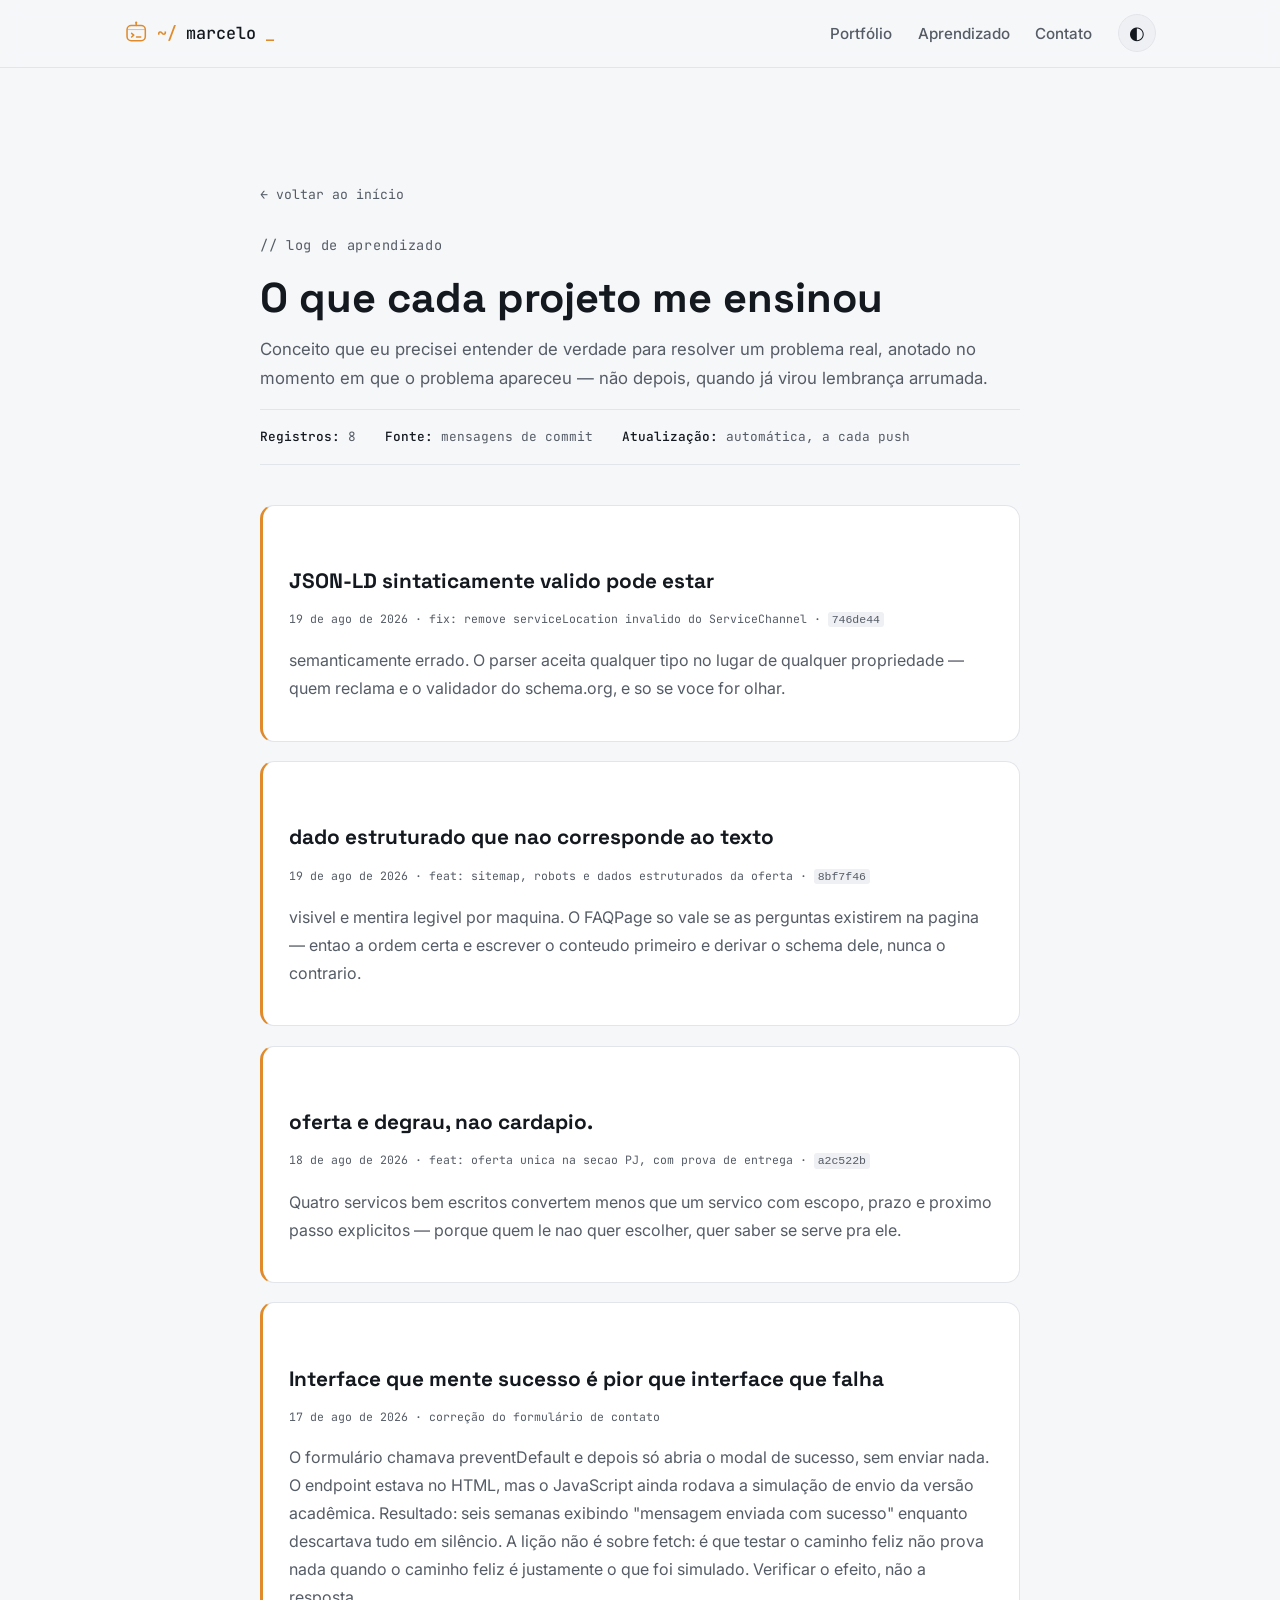
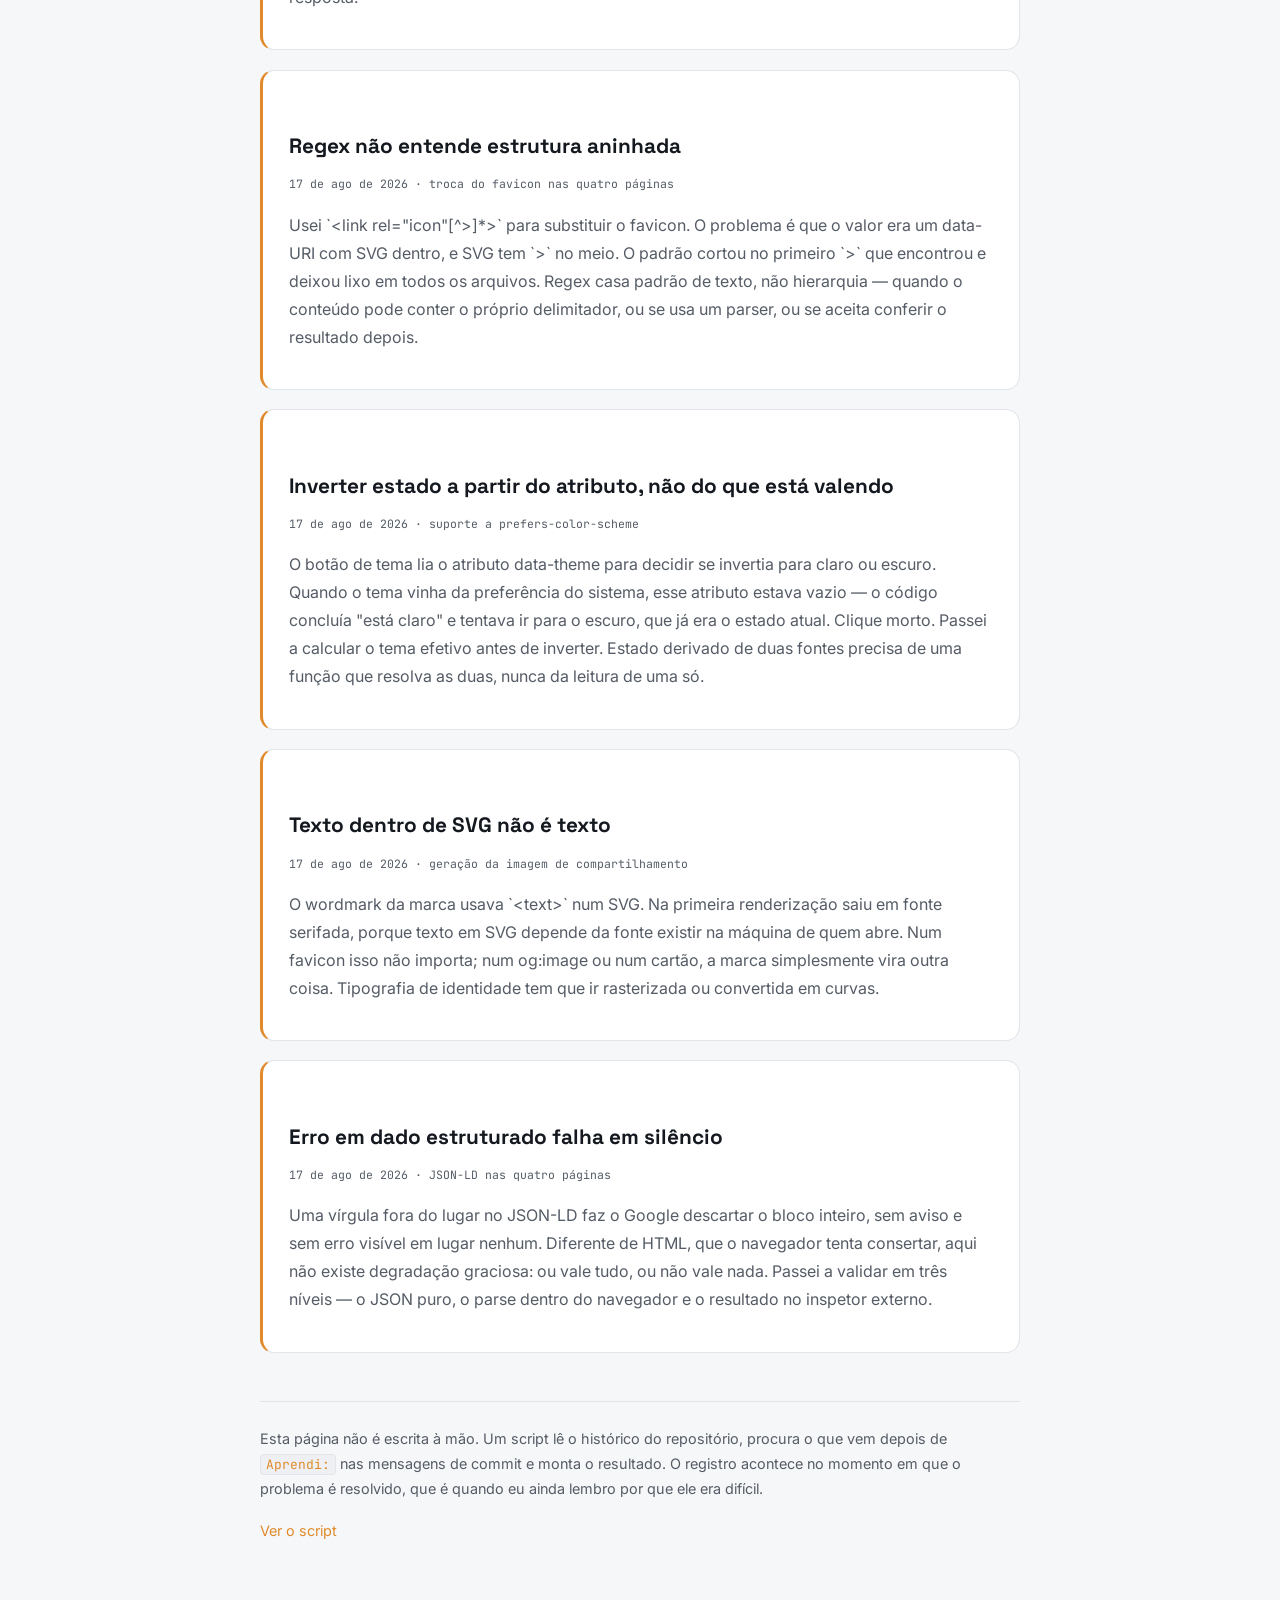
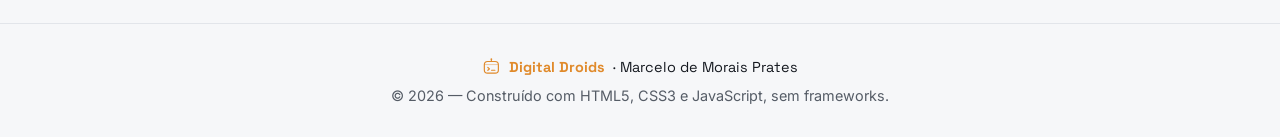
<file: aprendizado.html>
<!DOCTYPE html>
<!--
  MODELO da página /aprendizado — nao editar aprendizado.html diretamente.
  O gerar-aprendizado.py troca os dois marcadores abaixo e escreve
  aprendizado.html. Qualquer mudanca de layout se faz AQUI.

  ATENCAO: nao escreva os marcadores literalmente neste comentario. O script
  usa substituicao de texto simples, entao uma mencao aqui em cima seria
  trocada tambem e a pagina sairia com o conteudo duplicado. Ja aconteceu.
-->
<html lang="pt-BR">
<head>
  <meta charset="UTF-8">
  <meta name="viewport" content="width=device-width, initial-scale=1.0">
  <meta name="description" content="Log de aprendizado: conceitos que precisei entender construindo cada projeto. Gerado automaticamente a partir dos commits.">
  <title>Aprendizado | Marcelo Prates</title>

  <meta property="og:type" content="website">
  <meta property="og:url" content="https://digitaldroids.com.br/aprendizado.html">
  <meta property="og:title" content="Log de aprendizado — Marcelo Prates">
  <meta property="og:description" content="Os conceitos que cada projeto me obrigou a entender de verdade, registrados no momento em que o problema apareceu. Página gerada a partir dos commits.">
  <meta property="og:locale" content="pt_BR">
  <meta property="og:image" content="https://digitaldroids.com.br/og-image.png">
  <meta property="og:image:width" content="1200">
  <meta property="og:image:height" content="630">
  <meta name="twitter:card" content="summary_large_image">
  <meta property="og:image:alt" content="Digital Droids — Marcelo Prates, Desenvolvedor Full Stack">

  <link rel="canonical" href="https://digitaldroids.com.br/aprendizado.html">
  <link rel="icon" href="favicon.svg" type="image/svg+xml">
  <link rel="icon" href="favicon.ico" sizes="32x32">
  <link rel="apple-touch-icon" href="apple-touch-icon.png">
  <link rel="preconnect" href="https://fonts.googleapis.com">
  <link rel="preconnect" href="https://fonts.gstatic.com" crossorigin>
  <link href="https://fonts.googleapis.com/css2?family=Space+Grotesk:wght@400;500;700&amp;family=Inter:wght@400;500;600&amp;family=JetBrains+Mono:wght@400;500&amp;display=swap" rel="stylesheet">
  <link rel="stylesheet" href="estilo.css">

  <script>
    (function () {
      try {
        var t = localStorage.getItem('tema');
        if (t === 'dark' || t === 'light') {
          document.documentElement.setAttribute('data-theme', t);
        }
      } catch (e) { /* localStorage bloqueado: cai no padrão do sistema */ }
    })();
  </script>
</head>

<body>
  <header class="cabecalho">
    <nav class="nav" aria-label="Navegação principal">
      <a href="index.html" class="nav__logo">
        <svg class="droid" viewBox="0 0 32 32" fill="none" aria-hidden="true">
          <path d="M16 3.4v2.6" stroke="currentColor" stroke-width="2" stroke-linecap="round"/>
          <circle cx="16" cy="2" r="1.5" fill="currentColor"/>
          <rect x="4" y="6" width="24" height="20" rx="5.5" stroke="currentColor" stroke-width="2"/>
          <path d="M4.6 11.2h22.8" stroke="currentColor" stroke-width="1.4" opacity=".5"/>
          <path d="M10 16.2l2.8 2.4-2.8 2.4" stroke="currentColor" stroke-width="2" stroke-linecap="round" stroke-linejoin="round"/>
          <path class="droid__cursor" d="M16.4 21h5.6" stroke="currentColor" stroke-width="2" stroke-linecap="round"/>
        </svg>
        <span class="nav__prompt">~/</span>marcelo<span class="nav__cursor">_</span>
      </a>
      <ul class="nav__lista" id="navLista">
        <li><a href="index.html#portfolio" class="nav__link">Portfólio</a></li>
        <li><a href="aprendizado.html" class="nav__link">Aprendizado</a></li>
        <li><a href="index.html#contato" class="nav__link">Contato</a></li>
        <li>
          <button class="tema" id="botaoTema" aria-label="Alternar tema claro e escuro">
            <span class="tema__icone" id="iconeTema">◐</span>
          </button>
        </li>
      </ul>
    </nav>
  </header>

  <main class="caso">
    <div class="caso__interno">
      <a href="index.html" class="caso__voltar">← voltar ao início</a>

      <p class="eyebrow">// log de aprendizado</p>
      <h1 class="caso__titulo">O que cada projeto me ensinou</h1>
      <p class="caso__resumo">
        Conceito que eu precisei entender de verdade para resolver um problema
        real, anotado no momento em que o problema apareceu — não depois, quando
        já virou lembrança arrumada.
      </p>

      <div class="caso__meta">
        <span><strong>Registros:</strong> 8</span>
        <span><strong>Fonte:</strong> mensagens de commit</span>
        <span><strong>Atualização:</strong> automática, a cada push</span>
      </div>

      
        <article class="licao">
          <h2 class="licao__titulo">JSON-LD sintaticamente valido pode estar</h2>
          <p class="licao__meta">19 de ago de 2026 · fix: remove serviceLocation invalido do ServiceChannel · <code>746de44</code></p>
          <p class="licao__texto">semanticamente errado. O parser aceita qualquer tipo no lugar de qualquer propriedade — quem reclama e o validador do schema.org, e so se voce for olhar.</p>
        </article>

        <article class="licao">
          <h2 class="licao__titulo">dado estruturado que nao corresponde ao texto</h2>
          <p class="licao__meta">19 de ago de 2026 · feat: sitemap, robots e dados estruturados da oferta · <code>8bf7f46</code></p>
          <p class="licao__texto">visivel e mentira legivel por maquina. O FAQPage so vale se as perguntas existirem na pagina — entao a ordem certa e escrever o conteudo primeiro e derivar o schema dele, nunca o contrario.</p>
        </article>

        <article class="licao">
          <h2 class="licao__titulo">oferta e degrau, nao cardapio.</h2>
          <p class="licao__meta">18 de ago de 2026 · feat: oferta unica na secao PJ, com prova de entrega · <code>a2c522b</code></p>
          <p class="licao__texto">Quatro servicos bem escritos convertem menos que um servico com escopo, prazo e proximo passo explicitos — porque quem le nao quer escolher, quer saber se serve pra ele.</p>
        </article>

        <article class="licao">
          <h2 class="licao__titulo">Interface que mente sucesso é pior que interface que falha</h2>
          <p class="licao__meta">17 de ago de 2026 · correção do formulário de contato</p>
          <p class="licao__texto">O formulário chamava preventDefault e depois só abria o modal de sucesso, sem enviar nada. O endpoint estava no HTML, mas o JavaScript ainda rodava a simulação de envio da versão acadêmica. Resultado: seis semanas exibindo &quot;mensagem enviada com sucesso&quot; enquanto descartava tudo em silêncio. A lição não é sobre fetch: é que testar o caminho feliz não prova nada quando o caminho feliz é justamente o que foi simulado. Verificar o efeito, não a resposta.</p>
        </article>

        <article class="licao">
          <h2 class="licao__titulo">Regex não entende estrutura aninhada</h2>
          <p class="licao__meta">17 de ago de 2026 · troca do favicon nas quatro páginas</p>
          <p class="licao__texto">Usei `&lt;link rel=&quot;icon&quot;[^&gt;]*&gt;` para substituir o favicon. O problema é que o valor era um data-URI com SVG dentro, e SVG tem `&gt;` no meio. O padrão cortou no primeiro `&gt;` que encontrou e deixou lixo em todos os arquivos. Regex casa padrão de texto, não hierarquia — quando o conteúdo pode conter o próprio delimitador, ou se usa um parser, ou se aceita conferir o resultado depois.</p>
        </article>

        <article class="licao">
          <h2 class="licao__titulo">Inverter estado a partir do atributo, não do que está valendo</h2>
          <p class="licao__meta">17 de ago de 2026 · suporte a prefers-color-scheme</p>
          <p class="licao__texto">O botão de tema lia o atributo data-theme para decidir se invertia para claro ou escuro. Quando o tema vinha da preferência do sistema, esse atributo estava vazio — o código concluía &quot;está claro&quot; e tentava ir para o escuro, que já era o estado atual. Clique morto. Passei a calcular o tema efetivo antes de inverter. Estado derivado de duas fontes precisa de uma função que resolva as duas, nunca da leitura de uma só.</p>
        </article>

        <article class="licao">
          <h2 class="licao__titulo">Texto dentro de SVG não é texto</h2>
          <p class="licao__meta">17 de ago de 2026 · geração da imagem de compartilhamento</p>
          <p class="licao__texto">O wordmark da marca usava `&lt;text&gt;` num SVG. Na primeira renderização saiu em fonte serifada, porque texto em SVG depende da fonte existir na máquina de quem abre. Num favicon isso não importa; num og:image ou num cartão, a marca simplesmente vira outra coisa. Tipografia de identidade tem que ir rasterizada ou convertida em curvas.</p>
        </article>

        <article class="licao">
          <h2 class="licao__titulo">Erro em dado estruturado falha em silêncio</h2>
          <p class="licao__meta">17 de ago de 2026 · JSON-LD nas quatro páginas</p>
          <p class="licao__texto">Uma vírgula fora do lugar no JSON-LD faz o Google descartar o bloco inteiro, sem aviso e sem erro visível em lugar nenhum. Diferente de HTML, que o navegador tenta consertar, aqui não existe degradação graciosa: ou vale tudo, ou não vale nada. Passei a validar em três níveis — o JSON puro, o parse dentro do navegador e o resultado no inspetor externo.</p>
        </article>

      <div class="nota-rodape">
        <p>
          Esta página não é escrita à mão. Um script lê o histórico do
          repositório, procura o que vem depois de <code>Aprendi:</code> nas
          mensagens de commit e monta o resultado. O registro acontece no
          momento em que o problema é resolvido, que é quando eu ainda lembro
          por que ele era difícil.
        </p>
        <p>
          <a href="https://github.com/marcelomprates/marcelomprates.github.io/blob/main/gerar-aprendizado.py">Ver o script</a>
        </p>
      </div>
    </div>
  </main>

  <footer class="rodape">
    <p class="rodape__marca">
      <svg class="droid droid--rodape" viewBox="0 0 32 32" fill="none" aria-hidden="true">
        <path d="M16 3.4v2.6" stroke="currentColor" stroke-width="2" stroke-linecap="round"/>
        <circle cx="16" cy="2" r="1.5" fill="currentColor"/>
        <rect x="4" y="6" width="24" height="20" rx="5.5" stroke="currentColor" stroke-width="2"/>
        <path d="M4.6 11.2h22.8" stroke="currentColor" stroke-width="1.4" opacity=".5"/>
        <path d="M10 16.2l2.8 2.4-2.8 2.4" stroke="currentColor" stroke-width="2" stroke-linecap="round" stroke-linejoin="round"/>
        <path class="droid__cursor" d="M16.4 21h5.6" stroke="currentColor" stroke-width="2" stroke-linecap="round"/>
      </svg>
      <strong>Digital Droids</strong> · Marcelo de Morais Prates
    </p>
    <p>© <span id="ano"></span> — Construído com HTML5, CSS3 e JavaScript, sem frameworks.</p>
  </footer>

  <script src="script.js"></script>
</body>
</html>
</file>
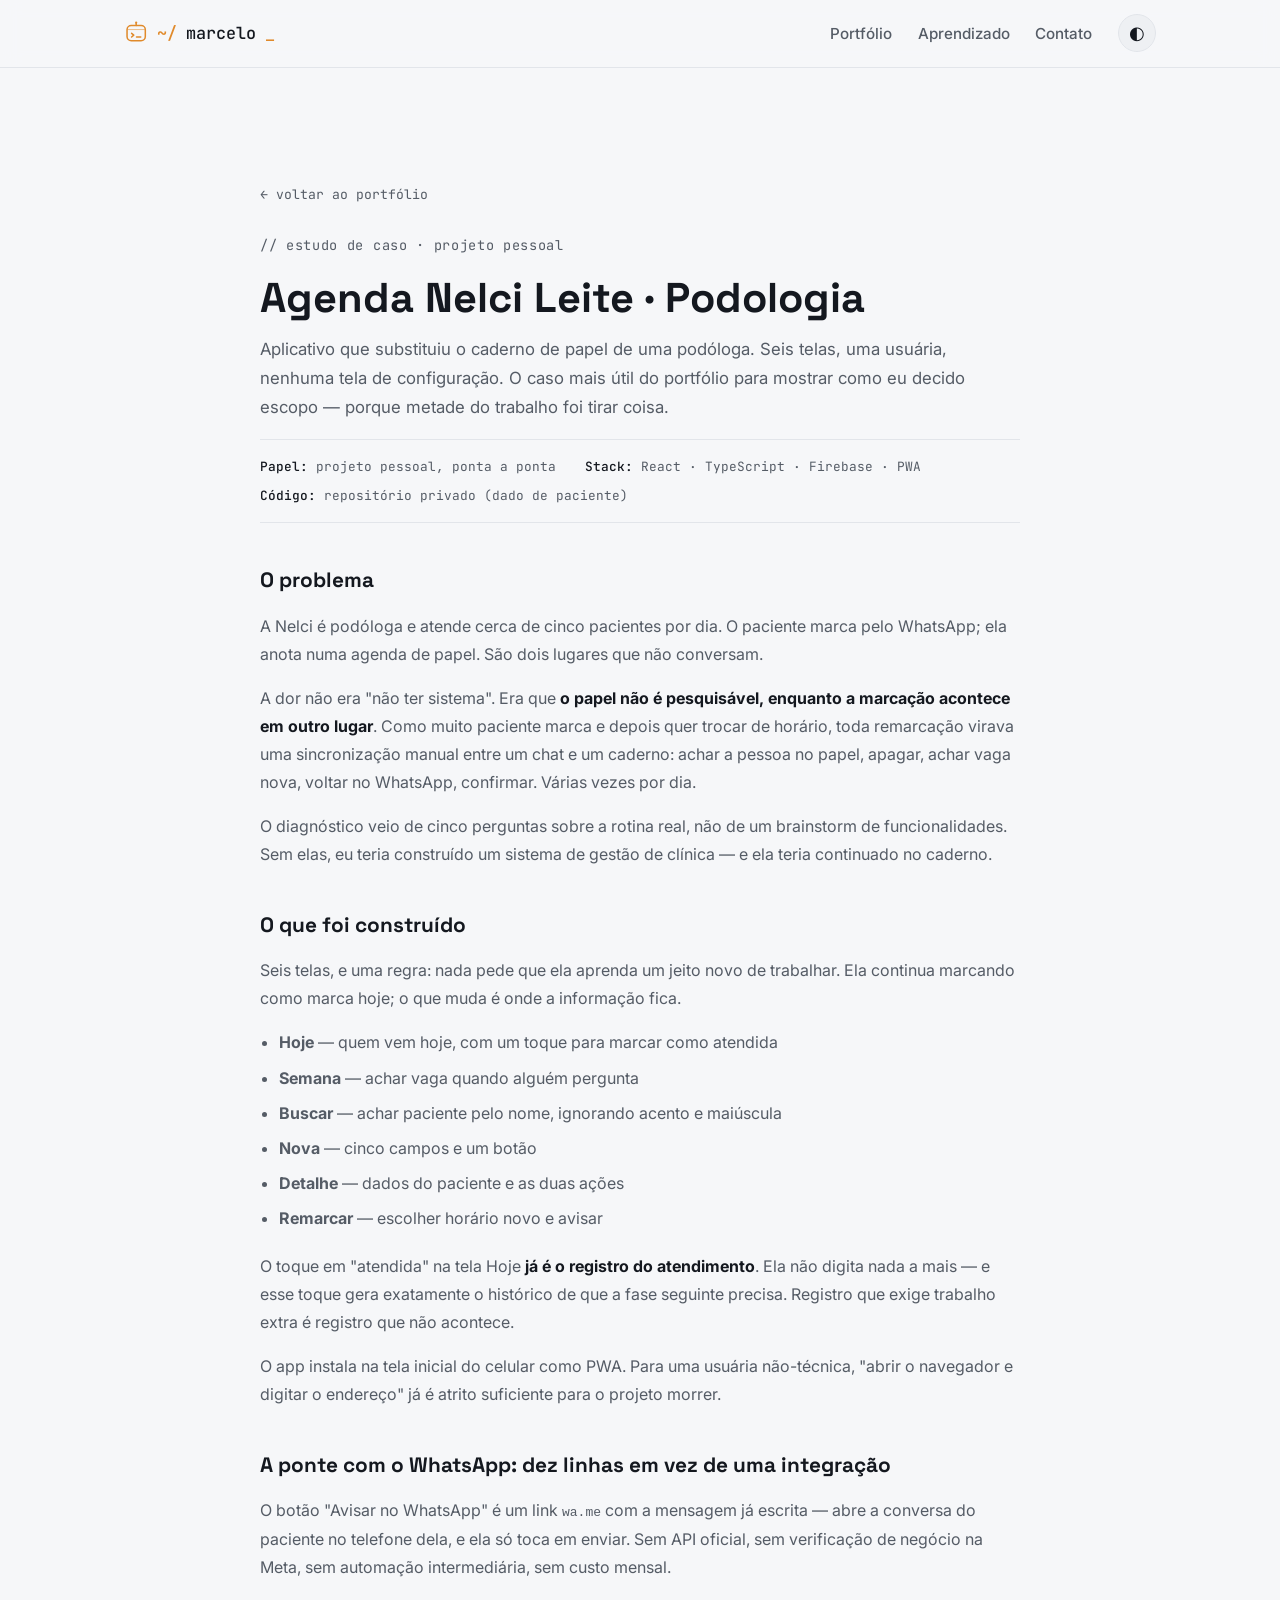
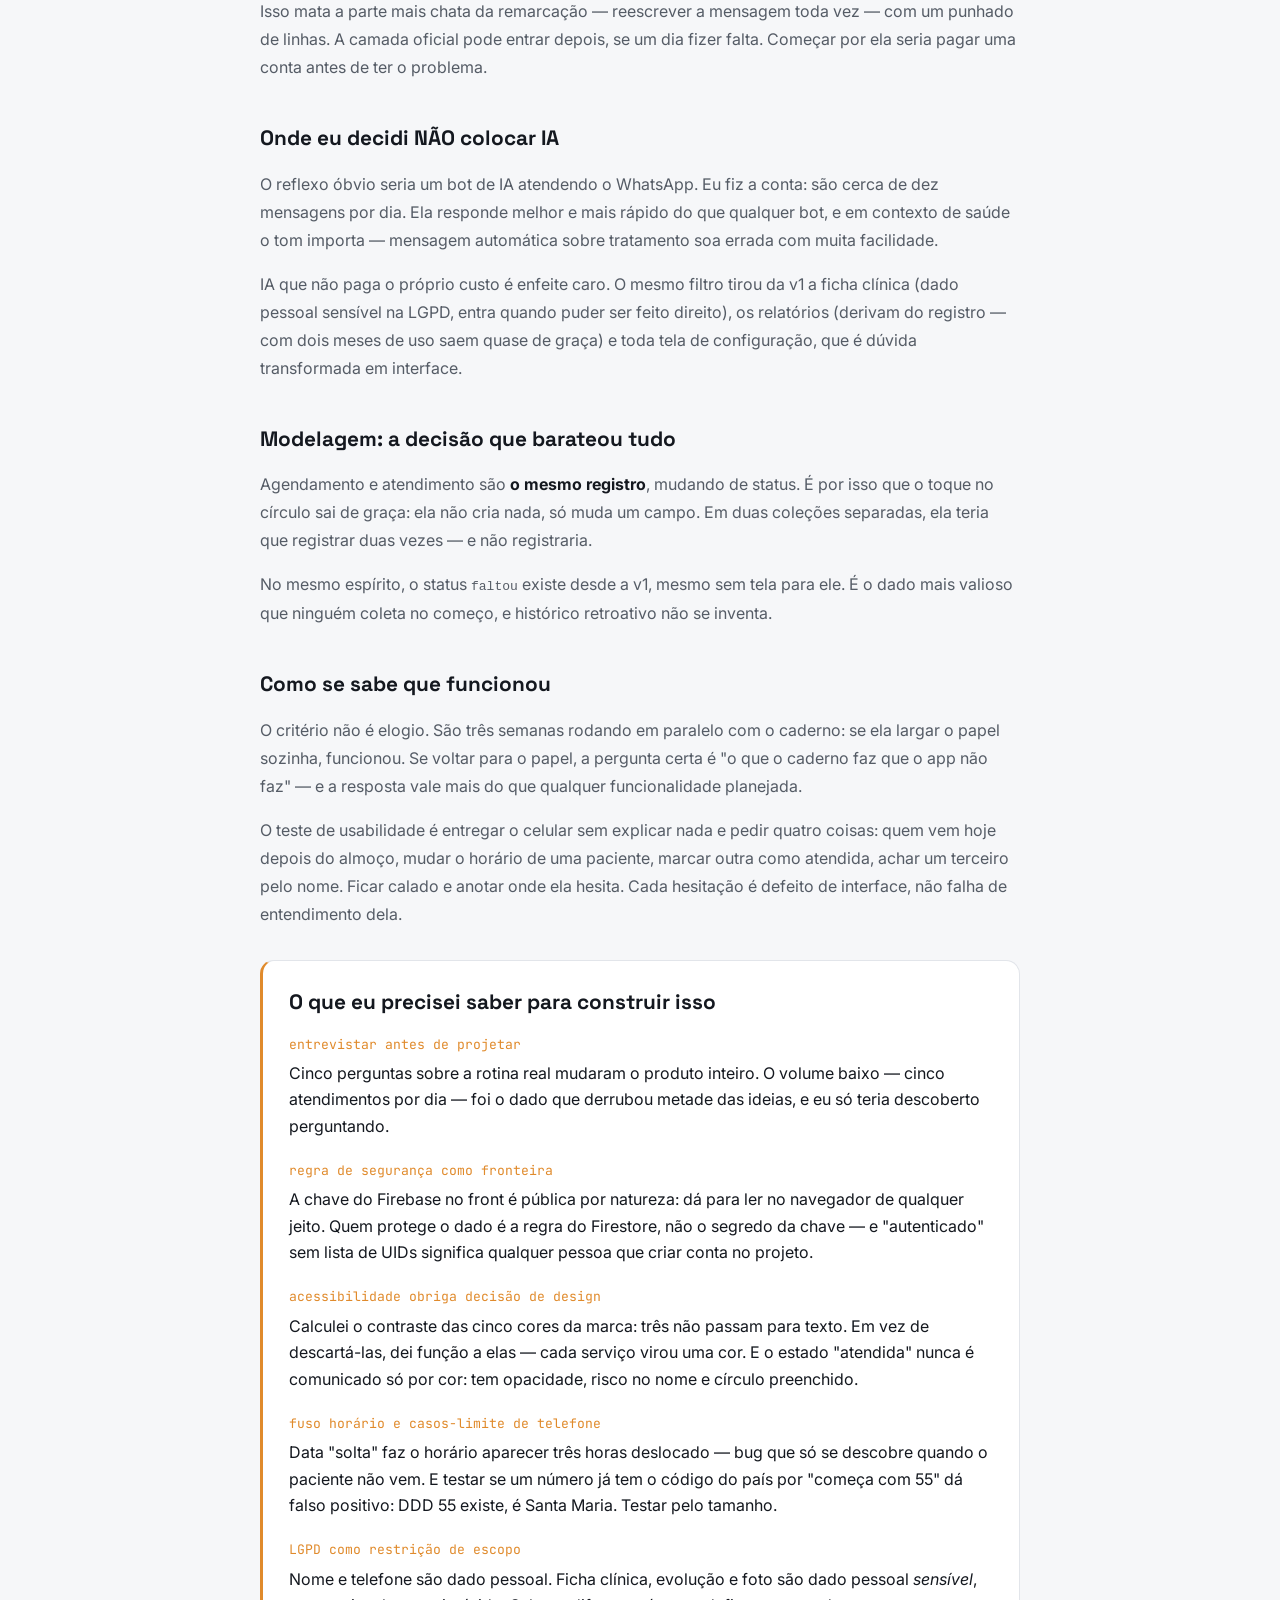
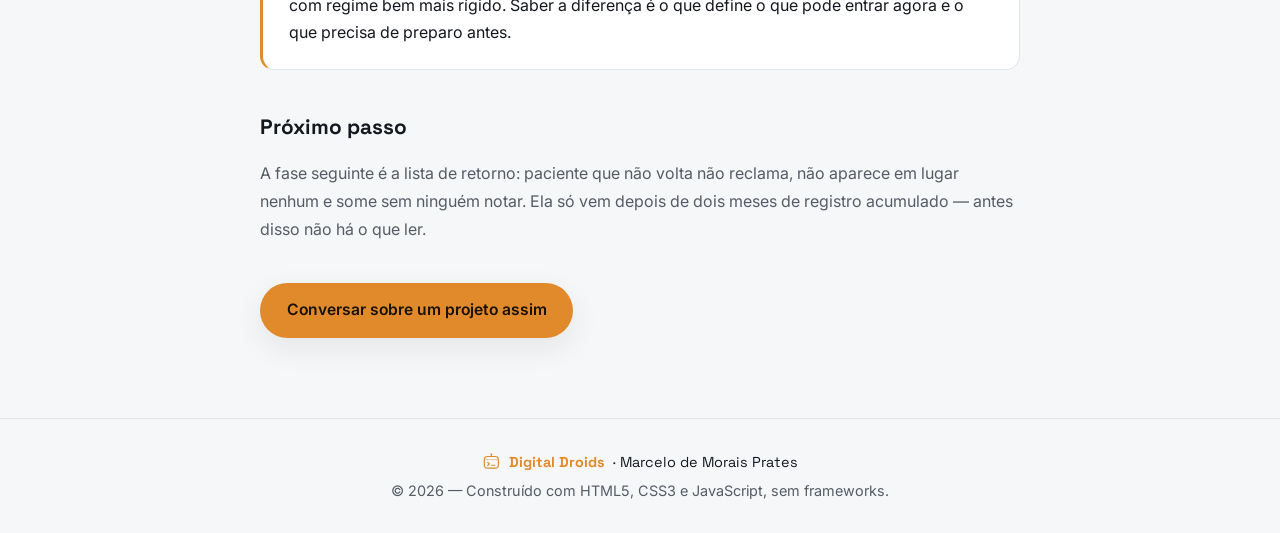
<file: caso-agenda.html>
<!DOCTYPE html>
<!--
  Estudo de caso: Agenda Nelci Leite · Podologia
  Projeto pessoal. Repositório PRIVADO de propósito: o banco tem nome e telefone
  de paciente. Não abrir sem anonimizar e sem revisar TODO o histórico de commits.
-->
<html lang="pt-BR">
<head>
  <meta charset="UTF-8">
  <meta name="viewport" content="width=device-width, initial-scale=1.0">
  <meta name="description" content="Estudo de caso: PWA que substituiu a agenda de papel de uma podóloga, com ponte para o WhatsApp por link wa.me — sem API, sem custo mensal.">
  <title>Agenda Nelci Leite · Podologia | Marcelo Prates</title>

  <meta property="og:type" content="article">
  <meta property="og:url" content="https://digitaldroids.com.br/caso-agenda.html">
  <meta property="og:title" content="Agenda Nelci Leite · Podologia — estudo de caso">
  <meta property="og:description" content="Estudo de caso: seis telas para trocar o caderno de papel de uma podóloga, desenhadas a partir da rotina real — e a decisão de NÃO colocar IA onde ela não pagaria o próprio custo.">
  <meta property="og:locale" content="pt_BR">
  <meta property="og:image" content="https://digitaldroids.com.br/og-image.png">
  <meta property="og:image:width" content="1200">
  <meta property="og:image:height" content="630">
  <meta name="twitter:card" content="summary_large_image">
  <meta property="og:image:alt" content="Digital Droids — Marcelo Prates, Desenvolvedor Full Stack">

  <!-- Ícones como arquivos reais na raiz: o SVG serve navegador moderno, o .ico
       cobre o pedido automático de /favicon.ico, e o apple-touch-icon é o que o
       iOS usa quando alguém salva o site na tela de início. -->
  <link rel="canonical" href="https://digitaldroids.com.br/caso-agenda.html">
  <link rel="icon" href="favicon.svg" type="image/svg+xml">
  <link rel="icon" href="favicon.ico" sizes="32x32">
  <link rel="apple-touch-icon" href="apple-touch-icon.png">
  <link rel="preconnect" href="https://fonts.googleapis.com">
  <link rel="preconnect" href="https://fonts.gstatic.com" crossorigin>
  <link href="https://fonts.googleapis.com/css2?family=Space+Grotesk:wght@400;500;700&amp;family=Inter:wght@400;500;600&amp;family=JetBrains+Mono:wght@400;500&amp;display=swap" rel="stylesheet">
  <link rel="stylesheet" href="estilo.css">

  <!-- Aplica o tema salvo ANTES da primeira pintura. Sem isso, quem escolheu
       "claro" com o SO em escuro veria um flash escuro até o script.js rodar.
       Precisa ficar aqui no <head>, síncrono e antes do CSS renderizar. -->
  <script>
    (function () {
      try {
        var t = localStorage.getItem('tema');
        if (t === 'dark' || t === 'light') {
          document.documentElement.setAttribute('data-theme', t);
        }
      } catch (e) { /* localStorage bloqueado: cai no padrão do sistema */ }
    })();
  </script>


  <!-- Article com autor e data: resolve "No author found" e "No publication
       date found" que o Post Inspector do LinkedIn aponta. -->
  <script type="application/ld+json">
  {
    "@context": "https://schema.org",
    "@type": "Article",
    "headline": "Agenda Nelci Leite · Podologia — estudo de caso",
    "description": "Estudo de caso: seis telas para trocar o caderno de papel de uma podóloga, desenhadas a partir da rotina real — e a decisão de NÃO colocar IA onde ela não pagaria o próprio custo.",
    "image": "https://digitaldroids.com.br/og-image.png",
    "inLanguage": "pt-BR",
    "datePublished": "2026-09-29",
    "dateModified": "2026-09-29",
    "mainEntityOfPage": { "@type": "WebPage", "@id": "https://digitaldroids.com.br/caso-agenda.html" },
    "author": {
      "@type": "Person",
      "name": "Marcelo de Morais Prates",
      "url": "https://digitaldroids.com.br/",
      "sameAs": [
        "https://www.linkedin.com/in/marcelo-de-morais-prates",
        "https://github.com/marcelomprates"
      ]
    },
    "publisher": { "@type": "Person", "name": "Marcelo de Morais Prates" }
  }
  </script>
</head>

<body>
  <header class="cabecalho">
    <nav class="nav" aria-label="Navegação principal">
      <a href="index.html" class="nav__logo">
        <svg class="droid" viewBox="0 0 32 32" fill="none" aria-hidden="true">
          <path d="M16 3.4v2.6" stroke="currentColor" stroke-width="2" stroke-linecap="round"/>
          <circle cx="16" cy="2" r="1.5" fill="currentColor"/>
          <rect x="4" y="6" width="24" height="20" rx="5.5" stroke="currentColor" stroke-width="2"/>
          <path d="M4.6 11.2h22.8" stroke="currentColor" stroke-width="1.4" opacity=".5"/>
          <path d="M10 16.2l2.8 2.4-2.8 2.4" stroke="currentColor" stroke-width="2" stroke-linecap="round" stroke-linejoin="round"/>
          <path class="droid__cursor" d="M16.4 21h5.6" stroke="currentColor" stroke-width="2" stroke-linecap="round"/>
        </svg>
        <span class="nav__prompt">~/</span>marcelo<span class="nav__cursor">_</span>
      </a>
      <ul class="nav__lista" id="navLista">
        <li><a href="index.html#portfolio" class="nav__link">Portfólio</a></li>
        <li><a href="aprendizado.html" class="nav__link">Aprendizado</a></li>
        <li><a href="index.html#contato" class="nav__link">Contato</a></li>
        <li>
          <button class="tema" id="botaoTema" aria-label="Alternar tema claro e escuro">
            <span class="tema__icone" id="iconeTema">◐</span>
          </button>
        </li>
      </ul>
    </nav>
  </header>

  <main class="caso">
    <article class="caso__interno">
      <a href="index.html#portfolio" class="caso__voltar">← voltar ao portfólio</a>

      <p class="eyebrow">// estudo de caso · projeto pessoal</p>
      <h1 class="caso__titulo">Agenda Nelci Leite · Podologia</h1>
      <p class="caso__resumo">
        Aplicativo que substituiu o caderno de papel de uma podóloga. Seis telas,
        uma usuária, nenhuma tela de configuração. O caso mais útil do portfólio
        para mostrar como eu decido escopo — porque metade do trabalho foi tirar coisa.
      </p>

      <div class="caso__meta">
        <span><strong>Papel:</strong> projeto pessoal, ponta a ponta</span>
        <span><strong>Stack:</strong> React · TypeScript · Firebase · PWA</span>
        <span><strong>Código:</strong> repositório privado (dado de paciente)</span>
      </div>

      <h2>O problema</h2>
      <p>
        A Nelci é podóloga e atende cerca de cinco pacientes por dia. O paciente marca
        pelo WhatsApp; ela anota numa agenda de papel. São dois lugares que não conversam.
      </p>
      <p>
        A dor não era "não ter sistema". Era que <strong>o papel não é pesquisável,
        enquanto a marcação acontece em outro lugar</strong>. Como muito paciente marca
        e depois quer trocar de horário, toda remarcação virava uma sincronização manual
        entre um chat e um caderno: achar a pessoa no papel, apagar, achar vaga nova,
        voltar no WhatsApp, confirmar. Várias vezes por dia.
      </p>
      <p>
        O diagnóstico veio de cinco perguntas sobre a rotina real, não de um brainstorm
        de funcionalidades. Sem elas, eu teria construído um sistema de gestão de clínica
        — e ela teria continuado no caderno.
      </p>

      <h2>O que foi construído</h2>
      <p>
        Seis telas, e uma regra: nada pede que ela aprenda um jeito novo de trabalhar.
        Ela continua marcando como marca hoje; o que muda é onde a informação fica.
      </p>
      <ul>
        <li><strong>Hoje</strong> — quem vem hoje, com um toque para marcar como atendida</li>
        <li><strong>Semana</strong> — achar vaga quando alguém pergunta</li>
        <li><strong>Buscar</strong> — achar paciente pelo nome, ignorando acento e maiúscula</li>
        <li><strong>Nova</strong> — cinco campos e um botão</li>
        <li><strong>Detalhe</strong> — dados do paciente e as duas ações</li>
        <li><strong>Remarcar</strong> — escolher horário novo e avisar</li>
      </ul>
      <p>
        O toque em "atendida" na tela Hoje <strong>já é o registro do atendimento</strong>.
        Ela não digita nada a mais — e esse toque gera exatamente o histórico de que a
        fase seguinte precisa. Registro que exige trabalho extra é registro que não acontece.
      </p>
      <p>
        O app instala na tela inicial do celular como PWA. Para uma usuária não-técnica,
        "abrir o navegador e digitar o endereço" já é atrito suficiente para o projeto morrer.
      </p>

      <h2>A ponte com o WhatsApp: dez linhas em vez de uma integração</h2>
      <p>
        O botão "Avisar no WhatsApp" é um link <code>wa.me</code> com a mensagem já
        escrita — abre a conversa do paciente no telefone dela, e ela só toca em enviar.
        Sem API oficial, sem verificação de negócio na Meta, sem automação intermediária,
        sem custo mensal.
      </p>
      <p>
        Isso mata a parte mais chata da remarcação — reescrever a mensagem toda vez —
        com um punhado de linhas. A camada oficial pode entrar depois, se um dia fizer
        falta. Começar por ela seria pagar uma conta antes de ter o problema.
      </p>

      <h2>Onde eu decidi NÃO colocar IA</h2>
      <p>
        O reflexo óbvio seria um bot de IA atendendo o WhatsApp. Eu fiz a conta: são
        cerca de dez mensagens por dia. Ela responde melhor e mais rápido do que qualquer
        bot, e em contexto de saúde o tom importa — mensagem automática sobre tratamento
        soa errada com muita facilidade.
      </p>
      <p>
        IA que não paga o próprio custo é enfeite caro. O mesmo filtro tirou da v1 a
        ficha clínica (dado pessoal sensível na LGPD, entra quando puder ser feito
        direito), os relatórios (derivam do registro — com dois meses de uso saem quase
        de graça) e toda tela de configuração, que é dúvida transformada em interface.
      </p>

      <h2>Modelagem: a decisão que barateou tudo</h2>
      <p>
        Agendamento e atendimento são <strong>o mesmo registro</strong>, mudando de
        status. É por isso que o toque no círculo sai de graça: ela não cria nada, só
        muda um campo. Em duas coleções separadas, ela teria que registrar duas vezes —
        e não registraria.
      </p>
      <p>
        No mesmo espírito, o status <code>faltou</code> existe desde a v1, mesmo sem tela
        para ele. É o dado mais valioso que ninguém coleta no começo, e histórico
        retroativo não se inventa.
      </p>

      <h2>Como se sabe que funcionou</h2>
      <p>
        O critério não é elogio. São três semanas rodando em paralelo com o caderno:
        se ela largar o papel sozinha, funcionou. Se voltar para o papel, a pergunta
        certa é "o que o caderno faz que o app não faz" — e a resposta vale mais do que
        qualquer funcionalidade planejada.
      </p>
      <p>
        O teste de usabilidade é entregar o celular sem explicar nada e pedir quatro
        coisas: quem vem hoje depois do almoço, mudar o horário de uma paciente, marcar
        outra como atendida, achar um terceiro pelo nome. Ficar calado e anotar onde ela
        hesita. Cada hesitação é defeito de interface, não falha de entendimento dela.
      </p>


      <!-- ============ O CORAÇÃO: log de aprendizado ============ -->
      <div class="aprendi">
        <h2>O que eu precisei saber para construir isso</h2>

        <div class="aprendi__item">
          <span class="aprendi__conceito">entrevistar antes de projetar</span>
          Cinco perguntas sobre a rotina real mudaram o produto inteiro. O volume baixo
          — cinco atendimentos por dia — foi o dado que derrubou metade das ideias, e eu
          só teria descoberto perguntando.
        </div>

        <div class="aprendi__item">
          <span class="aprendi__conceito">regra de segurança como fronteira</span>
          A chave do Firebase no front é pública por natureza: dá para ler no navegador
          de qualquer jeito. Quem protege o dado é a regra do Firestore, não o segredo
          da chave — e "autenticado" sem lista de UIDs significa qualquer pessoa que
          criar conta no projeto.
        </div>

        <div class="aprendi__item">
          <span class="aprendi__conceito">acessibilidade obriga decisão de design</span>
          Calculei o contraste das cinco cores da marca: três não passam para texto.
          Em vez de descartá-las, dei função a elas — cada serviço virou uma cor. E o
          estado "atendida" nunca é comunicado só por cor: tem opacidade, risco no nome
          e círculo preenchido.
        </div>

        <div class="aprendi__item">
          <span class="aprendi__conceito">fuso horário e casos-limite de telefone</span>
          Data "solta" faz o horário aparecer três horas deslocado — bug que só se
          descobre quando o paciente não vem. E testar se um número já tem o código do
          país por "começa com 55" dá falso positivo: DDD 55 existe, é Santa Maria.
          Testar pelo tamanho.
        </div>

        <div class="aprendi__item">
          <span class="aprendi__conceito">LGPD como restrição de escopo</span>
          Nome e telefone são dado pessoal. Ficha clínica, evolução e foto são dado
          pessoal <em>sensível</em>, com regime bem mais rígido. Saber a diferença é o
          que define o que pode entrar agora e o que precisa de preparo antes.
        </div>

      </div>

      <h2>Próximo passo</h2>
      <p>
        A fase seguinte é a lista de retorno: paciente que não volta não reclama, não
        aparece em lugar nenhum e some sem ninguém notar. Ela só vem depois de dois meses
        de registro acumulado — antes disso não há o que ler.
      </p>

      <p style="margin-top:2.5rem">
        <a href="index.html#contato" class="btn btn--primario">Conversar sobre um projeto assim</a>
      </p>
    </article>
  </main>

  <footer class="rodape">
    <p class="rodape__marca"><svg class="droid droid--rodape" viewBox="0 0 32 32" fill="none" aria-hidden="true">
          <path d="M16 3.4v2.6" stroke="currentColor" stroke-width="2" stroke-linecap="round"/>
          <circle cx="16" cy="2" r="1.5" fill="currentColor"/>
          <rect x="4" y="6" width="24" height="20" rx="5.5" stroke="currentColor" stroke-width="2"/>
          <path d="M4.6 11.2h22.8" stroke="currentColor" stroke-width="1.4" opacity=".5"/>
          <path d="M10 16.2l2.8 2.4-2.8 2.4" stroke="currentColor" stroke-width="2" stroke-linecap="round" stroke-linejoin="round"/>
          <path class="droid__cursor" d="M16.4 21h5.6" stroke="currentColor" stroke-width="2" stroke-linecap="round"/>
        </svg><strong>Digital Droids</strong> · Marcelo de Morais Prates</p>
    <p>© <span id="ano"></span> — Construído com HTML5, CSS3 e JavaScript, sem frameworks.</p>
  </footer>

  <script src="script.js"></script>
</body>
</html>
</file>
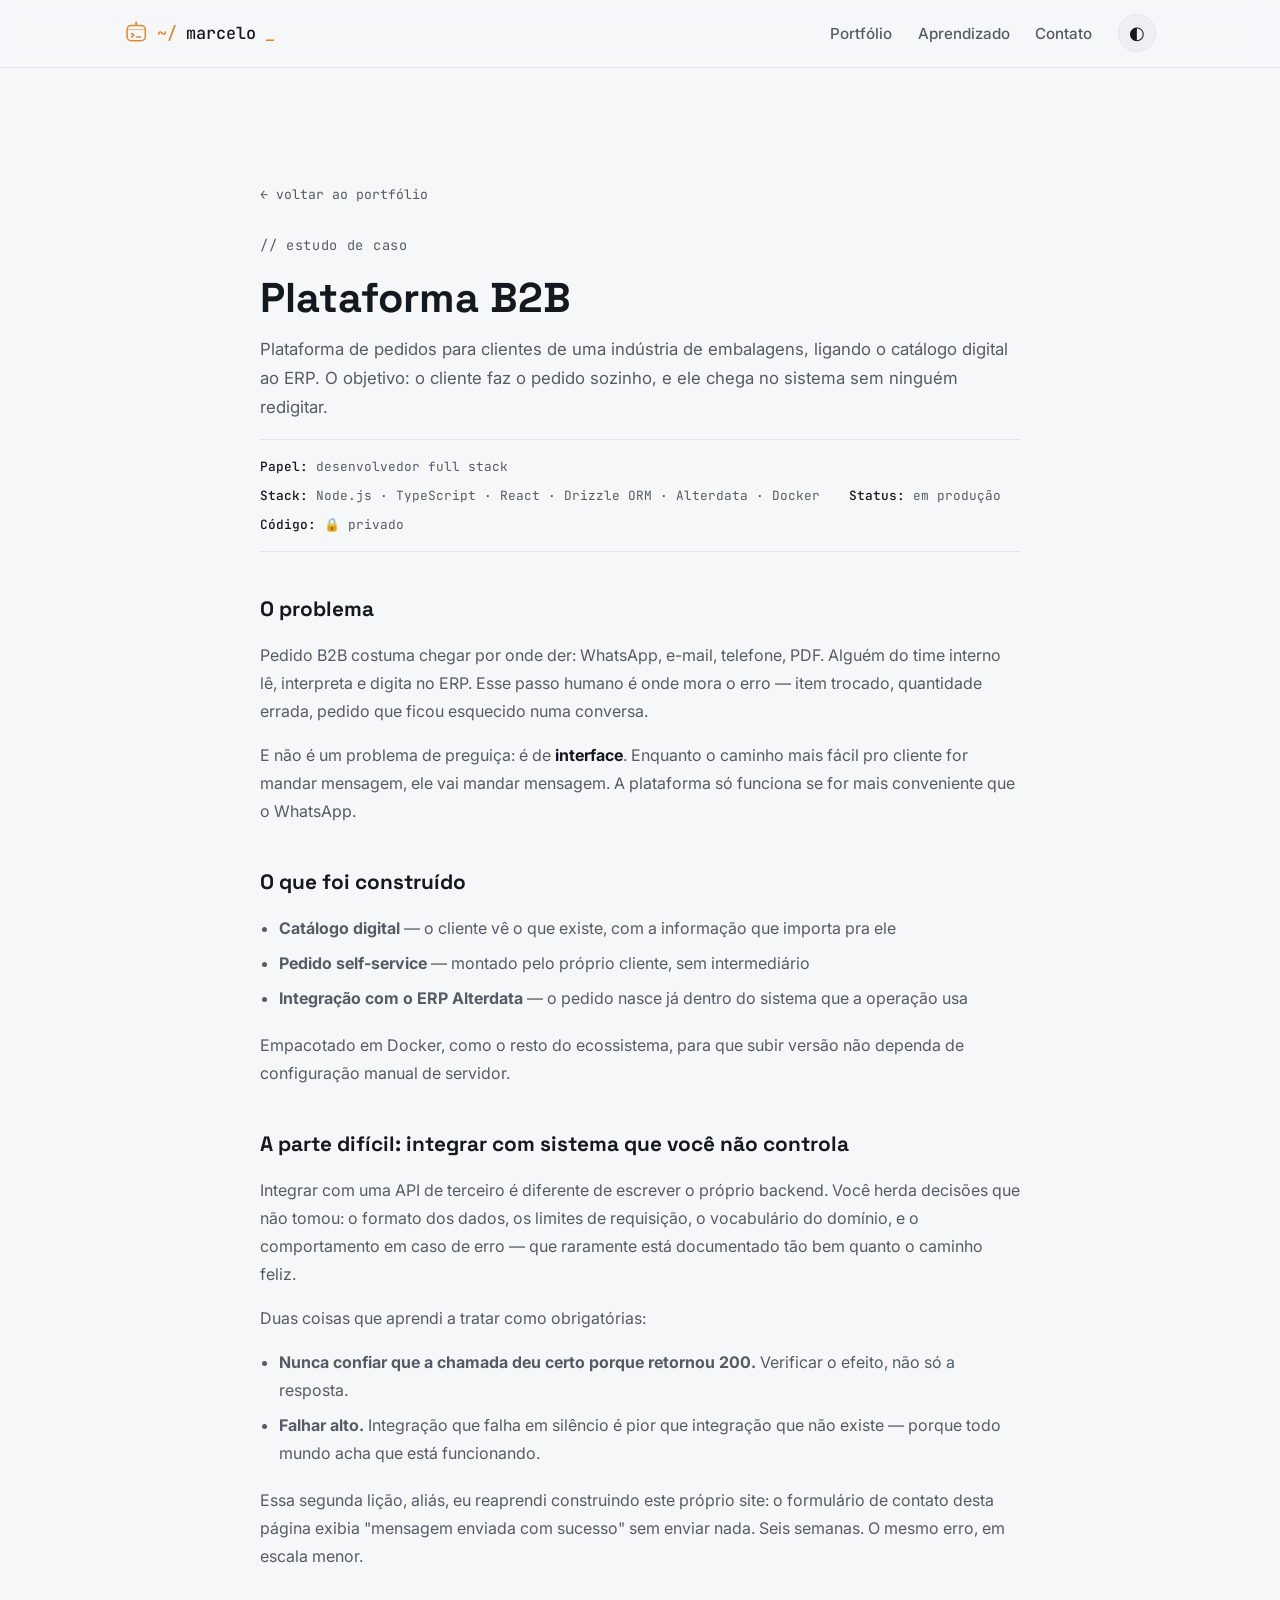
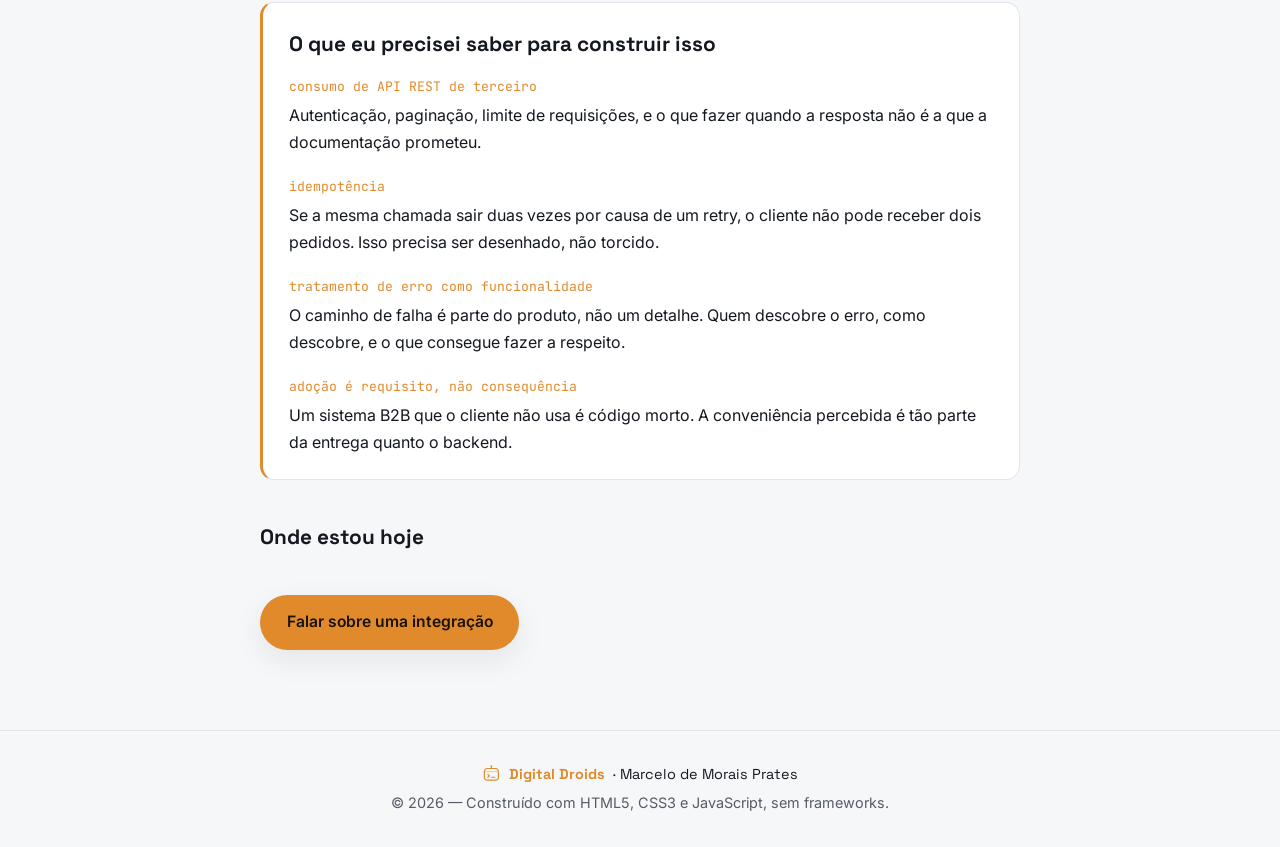
<file: caso-b2b.html>
<!DOCTYPE html>
<!--
  Estudo de caso: Plataforma B2B
  Código proprietário do empregador — descreve PROBLEMA, DECISÕES e APRENDIZADO.
  Nada de infra interna, credencial, dado de cliente, preço ou pedido real.
-->
<html lang="pt-BR">
<head>
  <meta charset="UTF-8">
  <meta name="viewport" content="width=device-width, initial-scale=1.0">
  <meta name="description" content="Estudo de caso: plataforma B2B de pedidos integrada ao ERP Alterdata — tirando o pedido do WhatsApp e da planilha.">
  <title>Plataforma B2B | Marcelo Prates</title>

  <meta property="og:type" content="article">
  <meta property="og:url" content="https://digitaldroids.com.br/caso-b2b.html">
  <meta property="og:title" content="Plataforma B2B — estudo de caso">
  <meta property="og:description" content="Estudo de caso: plataforma B2B que tirou o pedido do WhatsApp e o levou direto ao ERP, sem redigitação — e o que integrar com uma API que você não controla me ensinou.">
  <meta property="og:locale" content="pt_BR">
  <meta property="og:image" content="https://digitaldroids.com.br/og-image.png">
  <meta property="og:image:width" content="1200">
  <meta property="og:image:height" content="630">
  <meta name="twitter:card" content="summary_large_image">
  <meta property="og:image:alt" content="Digital Droids — Marcelo Prates, Desenvolvedor Full Stack">

  <!-- Ícones como arquivos reais na raiz: o SVG serve navegador moderno, o .ico
       cobre o pedido automático de /favicon.ico, e o apple-touch-icon é o que o
       iOS usa quando alguém salva o site na tela de início. -->
  <link rel="canonical" href="https://digitaldroids.com.br/caso-b2b.html">
  <link rel="icon" href="favicon.svg" type="image/svg+xml">
  <link rel="icon" href="favicon.ico" sizes="32x32">
  <link rel="apple-touch-icon" href="apple-touch-icon.png">
  <link rel="preconnect" href="https://fonts.googleapis.com">
  <link rel="preconnect" href="https://fonts.gstatic.com" crossorigin>
  <link href="https://fonts.googleapis.com/css2?family=Space+Grotesk:wght@400;500;700&amp;family=Inter:wght@400;500;600&amp;family=JetBrains+Mono:wght@400;500&amp;display=swap" rel="stylesheet">
  <link rel="stylesheet" href="estilo.css">

  <!-- Aplica o tema salvo ANTES da primeira pintura. Sem isso, quem escolheu
       "claro" com o SO em escuro veria um flash escuro até o script.js rodar.
       Precisa ficar aqui no <head>, síncrono e antes do CSS renderizar. -->
  <script>
    (function () {
      try {
        var t = localStorage.getItem('tema');
        if (t === 'dark' || t === 'light') {
          document.documentElement.setAttribute('data-theme', t);
        }
      } catch (e) { /* localStorage bloqueado: cai no padrão do sistema */ }
    })();
  </script>


  <!-- Article com autor e data: resolve "No author found" e "No publication
       date found" que o Post Inspector do LinkedIn aponta. -->
  <script type="application/ld+json">
  {
    "@context": "https://schema.org",
    "@type": "Article",
    "headline": "Plataforma B2B — estudo de caso",
    "description": "Estudo de caso: plataforma B2B que tirou o pedido do WhatsApp e o levou direto ao ERP, sem redigitação — e o que integrar com uma API que você não controla me ensinou.",
    "image": "https://digitaldroids.com.br/og-image.png",
    "inLanguage": "pt-BR",
    "datePublished": "2026-08-17",
    "dateModified": "2026-11-05",
    "mainEntityOfPage": { "@type": "WebPage", "@id": "https://digitaldroids.com.br/caso-b2b.html" },
    "author": {
      "@type": "Person",
      "name": "Marcelo de Morais Prates",
      "url": "https://digitaldroids.com.br/",
      "sameAs": [
        "https://www.linkedin.com/in/marcelo-de-morais-prates",
        "https://github.com/marcelomprates"
      ]
    },
    "publisher": { "@type": "Person", "name": "Marcelo de Morais Prates" }
  }
  </script>
</head>

<body>
  <header class="cabecalho">
    <nav class="nav" aria-label="Navegação principal">
      <a href="index.html" class="nav__logo">
        <svg class="droid" viewBox="0 0 32 32" fill="none" aria-hidden="true">
          <path d="M16 3.4v2.6" stroke="currentColor" stroke-width="2" stroke-linecap="round"/>
          <circle cx="16" cy="2" r="1.5" fill="currentColor"/>
          <rect x="4" y="6" width="24" height="20" rx="5.5" stroke="currentColor" stroke-width="2"/>
          <path d="M4.6 11.2h22.8" stroke="currentColor" stroke-width="1.4" opacity=".5"/>
          <path d="M10 16.2l2.8 2.4-2.8 2.4" stroke="currentColor" stroke-width="2" stroke-linecap="round" stroke-linejoin="round"/>
          <path class="droid__cursor" d="M16.4 21h5.6" stroke="currentColor" stroke-width="2" stroke-linecap="round"/>
        </svg>
        <span class="nav__prompt">~/</span>marcelo<span class="nav__cursor">_</span>
      </a>
      <ul class="nav__lista" id="navLista">
        <li><a href="index.html#portfolio" class="nav__link">Portfólio</a></li>
        <li><a href="aprendizado.html" class="nav__link">Aprendizado</a></li>
        <li><a href="index.html#contato" class="nav__link">Contato</a></li>
        <li>
          <button class="tema" id="botaoTema" aria-label="Alternar tema claro e escuro">
            <span class="tema__icone" id="iconeTema">◐</span>
          </button>
        </li>
      </ul>
    </nav>
  </header>

  <main class="caso">
    <article class="caso__interno">
      <a href="index.html#portfolio" class="caso__voltar">← voltar ao portfólio</a>

      <p class="eyebrow">// estudo de caso</p>
      <h1 class="caso__titulo">Plataforma B2B</h1>
      <p class="caso__resumo">
        Plataforma de pedidos para clientes de uma indústria de embalagens, ligando o
        catálogo digital ao ERP. O objetivo: o cliente faz o pedido sozinho, e ele chega
        no sistema sem ninguém redigitar.
      </p>

      <div class="caso__meta">
        <span><strong>Papel:</strong> desenvolvedor full stack</span>
        <span><strong>Stack:</strong> Node.js · TypeScript · React · Drizzle ORM · Alterdata · Docker</span>
        <span><strong>Status:</strong> em produção</span>
        <span><strong>Código:</strong> 🔒 privado</span>
      </div>

      <h2>O problema</h2>
      <p>
        Pedido B2B costuma chegar por onde der: WhatsApp, e-mail, telefone, PDF. Alguém
        do time interno lê, interpreta e digita no ERP. Esse passo humano é onde mora o
        erro — item trocado, quantidade errada, pedido que ficou esquecido numa conversa.
      </p>
      <p>
        E não é um problema de preguiça: é de <strong>interface</strong>. Enquanto o
        caminho mais fácil pro cliente for mandar mensagem, ele vai mandar mensagem.
        A plataforma só funciona se for mais conveniente que o WhatsApp.
      </p>


      <h2>O que foi construído</h2>
      <ul>
        <li><strong>Catálogo digital</strong> — o cliente vê o que existe, com a informação que importa pra ele</li>
        <li><strong>Pedido self-service</strong> — montado pelo próprio cliente, sem intermediário</li>
        <li><strong>Integração com o ERP Alterdata</strong> — o pedido nasce já dentro do sistema que a operação usa</li>
      </ul>
      <p>
        Empacotado em Docker, como o resto do ecossistema, para que subir versão não
        dependa de configuração manual de servidor.
      </p>

      <h2>A parte difícil: integrar com sistema que você não controla</h2>
      <p>
        Integrar com uma API de terceiro é diferente de escrever o próprio backend. Você
        herda decisões que não tomou: o formato dos dados, os limites de requisição, o
        vocabulário do domínio, e o comportamento em caso de erro — que raramente está
        documentado tão bem quanto o caminho feliz.
      </p>
      <p>
        Duas coisas que aprendi a tratar como obrigatórias:
      </p>
      <ul>
        <li>
          <strong>Nunca confiar que a chamada deu certo porque retornou 200.</strong>
          Verificar o efeito, não só a resposta.
        </li>
        <li>
          <strong>Falhar alto.</strong> Integração que falha em silêncio é pior que
          integração que não existe — porque todo mundo acha que está funcionando.
        </li>
      </ul>
      <p>
        Essa segunda lição, aliás, eu reaprendi construindo este próprio site: o
        formulário de contato desta página exibia "mensagem enviada com sucesso" sem
        enviar nada. Seis semanas. O mesmo erro, em escala menor.
      </p>


      <!-- ============ O CORAÇÃO: log de aprendizado ============ -->
      <div class="aprendi">
        <h2>O que eu precisei saber para construir isso</h2>

        <div class="aprendi__item">
          <span class="aprendi__conceito">consumo de API REST de terceiro</span>
          Autenticação, paginação, limite de requisições, e o que fazer quando a resposta
          não é a que a documentação prometeu.
        </div>

        <div class="aprendi__item">
          <span class="aprendi__conceito">idempotência</span>
          Se a mesma chamada sair duas vezes por causa de um retry, o cliente não pode
          receber dois pedidos. Isso precisa ser desenhado, não torcido.
        </div>

        <div class="aprendi__item">
          <span class="aprendi__conceito">tratamento de erro como funcionalidade</span>
          O caminho de falha é parte do produto, não um detalhe. Quem descobre o erro,
          como descobre, e o que consegue fazer a respeito.
        </div>

        <div class="aprendi__item">
          <span class="aprendi__conceito">adoção é requisito, não consequência</span>
          Um sistema B2B que o cliente não usa é código morto. A conveniência percebida
          é tão parte da entrega quanto o backend.
        </div>

      </div>

      <h2>Onde estou hoje</h2>

      <p style="margin-top:2.5rem">
        <a href="index.html#contato" class="btn btn--primario">Falar sobre uma integração</a>
      </p>
    </article>
  </main>

  <footer class="rodape">
    <p class="rodape__marca"><svg class="droid droid--rodape" viewBox="0 0 32 32" fill="none" aria-hidden="true">
          <path d="M16 3.4v2.6" stroke="currentColor" stroke-width="2" stroke-linecap="round"/>
          <circle cx="16" cy="2" r="1.5" fill="currentColor"/>
          <rect x="4" y="6" width="24" height="20" rx="5.5" stroke="currentColor" stroke-width="2"/>
          <path d="M4.6 11.2h22.8" stroke="currentColor" stroke-width="1.4" opacity=".5"/>
          <path d="M10 16.2l2.8 2.4-2.8 2.4" stroke="currentColor" stroke-width="2" stroke-linecap="round" stroke-linejoin="round"/>
          <path class="droid__cursor" d="M16.4 21h5.6" stroke="currentColor" stroke-width="2" stroke-linecap="round"/>
        </svg><strong>Digital Droids</strong> · Marcelo de Morais Prates</p>
    <p>© <span id="ano"></span> — Construído com HTML5, CSS3 e JavaScript, sem frameworks.</p>
  </footer>

  <script src="script.js"></script>
</body>
</html>
</file>
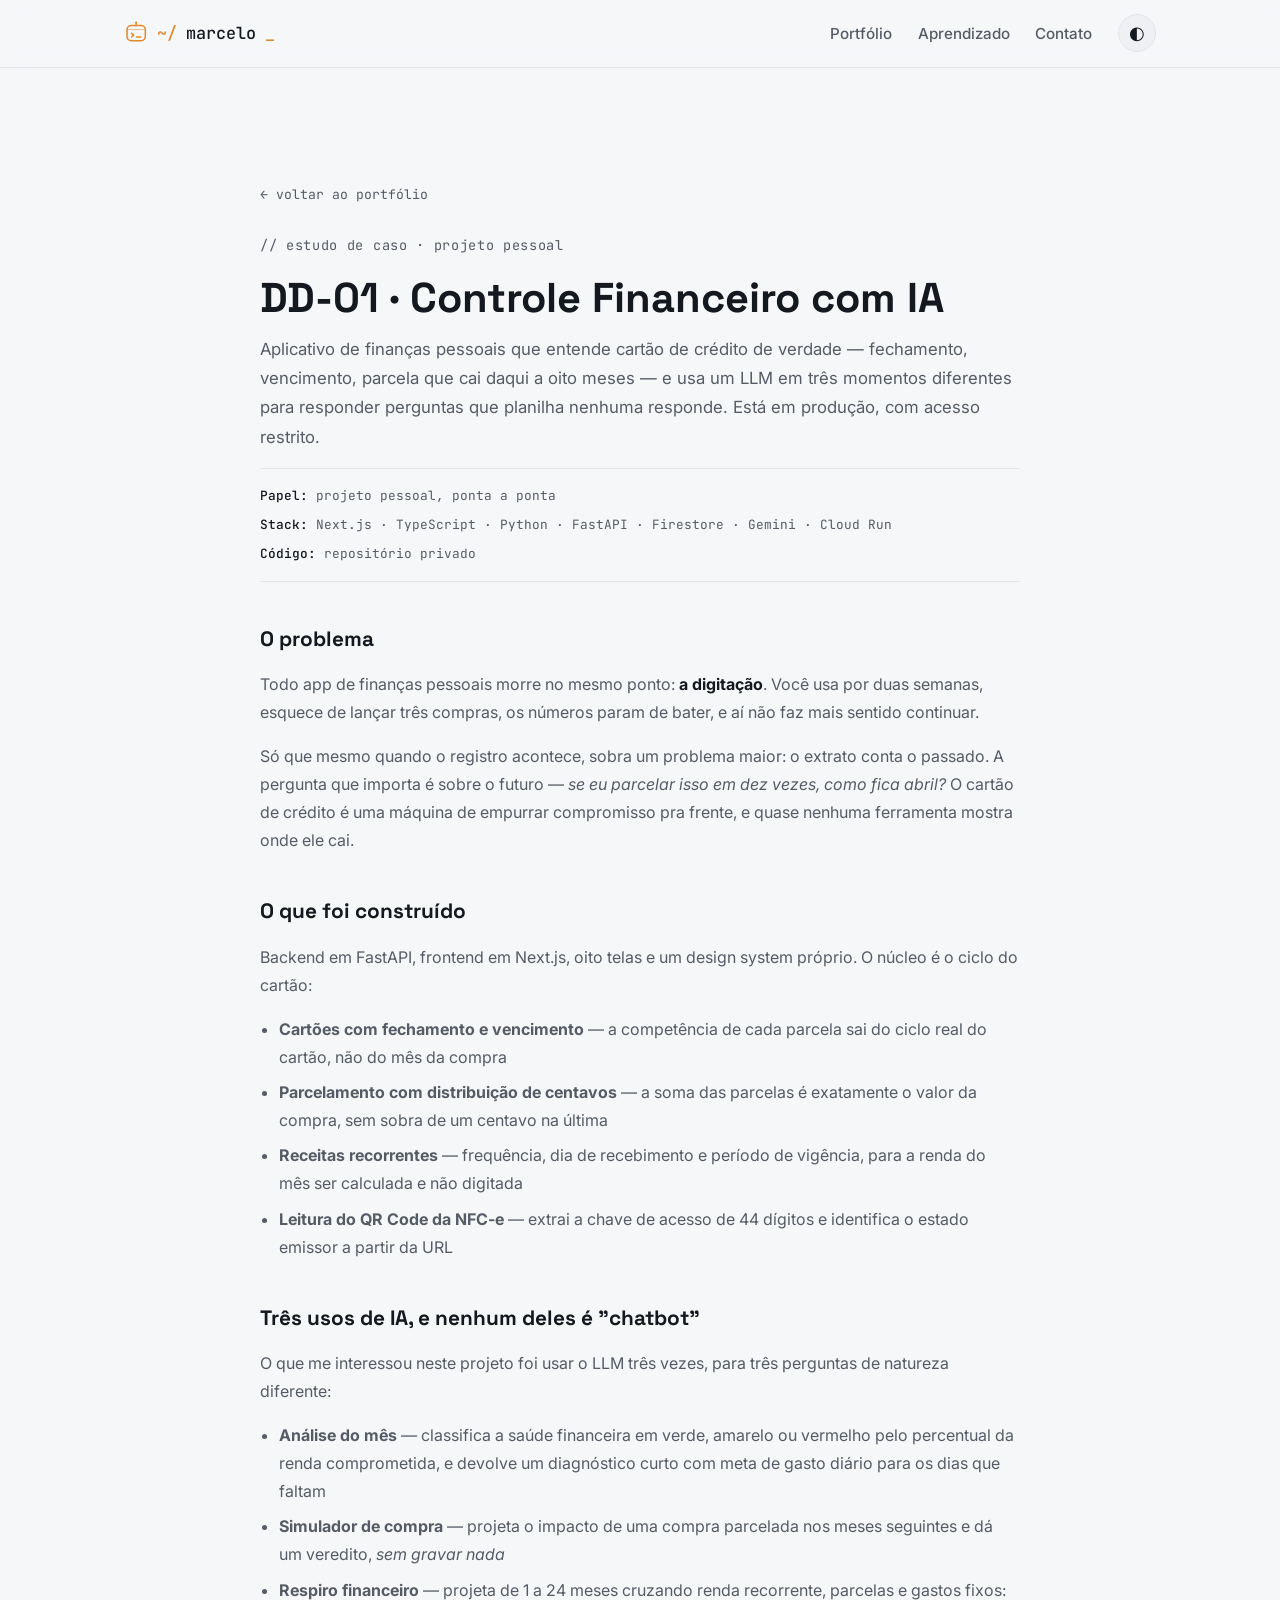
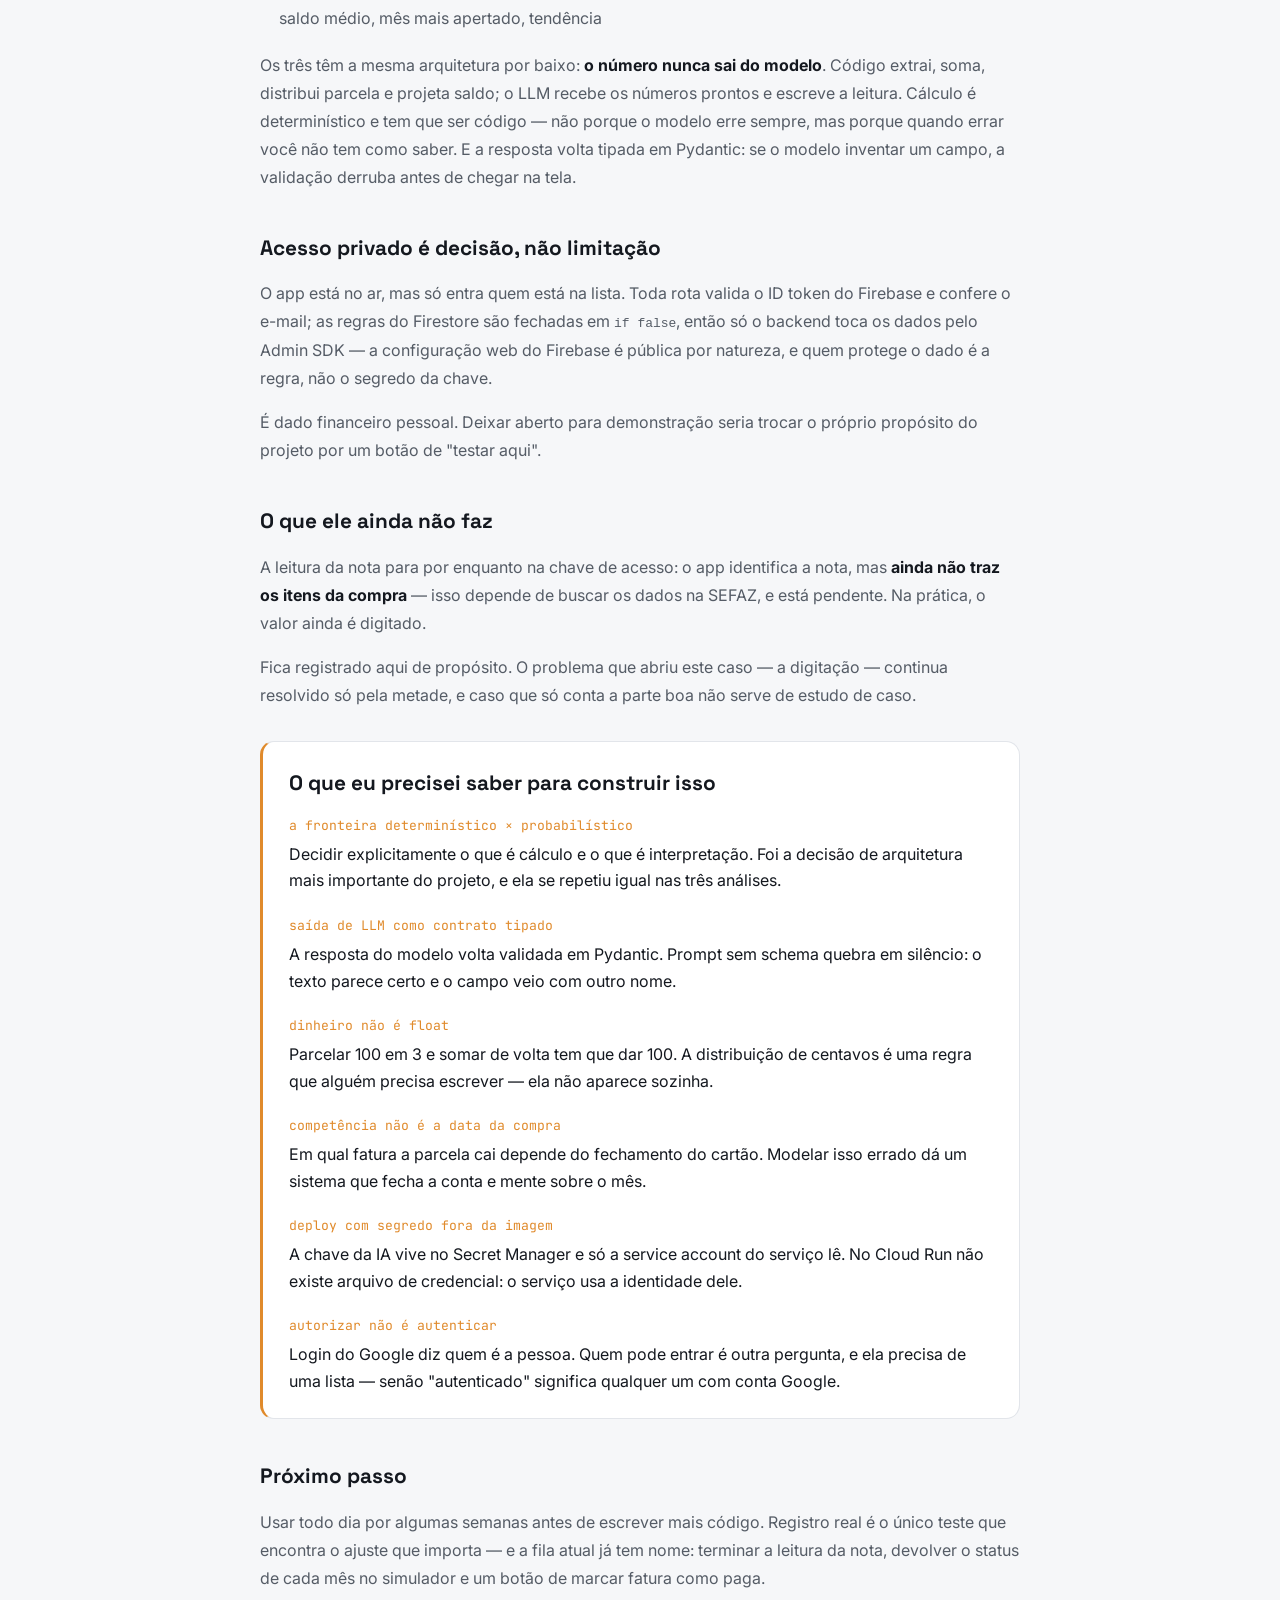
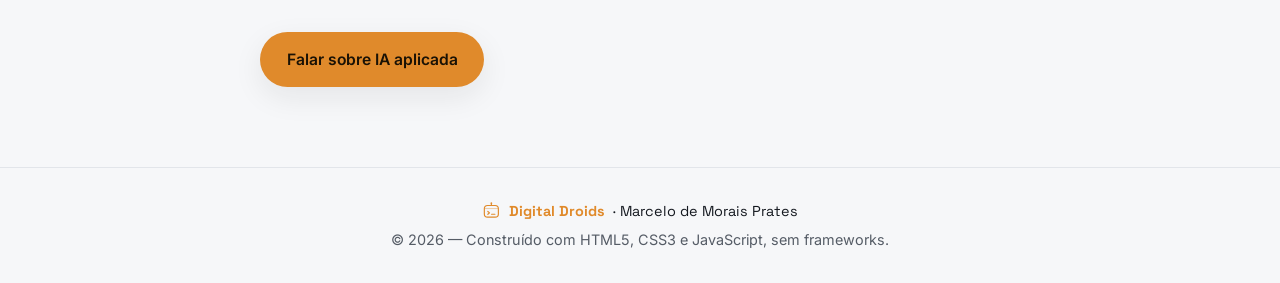
<file: caso-financeiro.html>
<!DOCTYPE html>
<!--
  Estudo de caso: DD-01 — Controle Financeiro com IA
  Projeto pessoal, em producao com acesso restrito. Repositorio PRIVADO (04/11).
  Se um dia for aberto: revisar TODO o historico de commits antes, buscando
  chave da Gemini, credencial do Firebase e conteudo de .env.
-->
<html lang="pt-BR">
<head>
  <meta charset="UTF-8">
  <meta name="viewport" content="width=device-width, initial-scale=1.0">
  <meta name="description" content="Estudo de caso: app de finanças pessoais que modela o ciclo do cartão de crédito e usa IA em três análises — mês, simulador de compra e projeção de meses.">
  <title>DD-01 · Controle Financeiro com IA | Marcelo Prates</title>

  <meta property="og:type" content="article">
  <meta property="og:url" content="https://digitaldroids.com.br/caso-financeiro.html">
  <meta property="og:title" content="DD-01 · Controle Financeiro com IA — estudo de caso">
  <meta property="og:description" content="Estudo de caso: app de finanças pessoais em produção que modela o ciclo do cartão e usa IA em três análises — sempre com o número saindo de código, nunca do modelo.">
  <meta property="og:locale" content="pt_BR">
  <meta property="og:image" content="https://digitaldroids.com.br/og-image.png">
  <meta property="og:image:width" content="1200">
  <meta property="og:image:height" content="630">
  <meta name="twitter:card" content="summary_large_image">
  <meta property="og:image:alt" content="Digital Droids — Marcelo Prates, Desenvolvedor Full Stack">

  <!-- Ícones como arquivos reais na raiz: o SVG serve navegador moderno, o .ico
       cobre o pedido automático de /favicon.ico, e o apple-touch-icon é o que o
       iOS usa quando alguém salva o site na tela de início. -->
  <link rel="canonical" href="https://digitaldroids.com.br/caso-financeiro.html">
  <link rel="icon" href="favicon.svg" type="image/svg+xml">
  <link rel="icon" href="favicon.ico" sizes="32x32">
  <link rel="apple-touch-icon" href="apple-touch-icon.png">
  <link rel="preconnect" href="https://fonts.googleapis.com">
  <link rel="preconnect" href="https://fonts.gstatic.com" crossorigin>
  <link href="https://fonts.googleapis.com/css2?family=Space+Grotesk:wght@400;500;700&amp;family=Inter:wght@400;500;600&amp;family=JetBrains+Mono:wght@400;500&amp;display=swap" rel="stylesheet">
  <link rel="stylesheet" href="estilo.css">

  <!-- Aplica o tema salvo ANTES da primeira pintura. Sem isso, quem escolheu
       "claro" com o SO em escuro veria um flash escuro até o script.js rodar.
       Precisa ficar aqui no <head>, síncrono e antes do CSS renderizar. -->
  <script>
    (function () {
      try {
        var t = localStorage.getItem('tema');
        if (t === 'dark' || t === 'light') {
          document.documentElement.setAttribute('data-theme', t);
        }
      } catch (e) { /* localStorage bloqueado: cai no padrão do sistema */ }
    })();
  </script>


  <!-- Article com autor e data: resolve "No author found" e "No publication
       date found" que o Post Inspector do LinkedIn aponta. -->
  <script type="application/ld+json">
  {
    "@context": "https://schema.org",
    "@type": "Article",
    "headline": "DD-01 · Controle Financeiro com IA — estudo de caso",
    "description": "Estudo de caso: app de finanças pessoais em produção que modela o ciclo do cartão e usa IA em três análises — sempre com o número saindo de código, nunca do modelo.",
    "image": "https://digitaldroids.com.br/og-image.png",
    "inLanguage": "pt-BR",
    "datePublished": "2026-08-17",
    "dateModified": "2026-11-04",
    "mainEntityOfPage": { "@type": "WebPage", "@id": "https://digitaldroids.com.br/caso-financeiro.html" },
    "author": {
      "@type": "Person",
      "name": "Marcelo de Morais Prates",
      "url": "https://digitaldroids.com.br/",
      "sameAs": [
        "https://www.linkedin.com/in/marcelo-de-morais-prates",
        "https://github.com/marcelomprates"
      ]
    },
    "publisher": { "@type": "Person", "name": "Marcelo de Morais Prates" }
  }
  </script>
</head>

<body>
  <header class="cabecalho">
    <nav class="nav" aria-label="Navegação principal">
      <a href="index.html" class="nav__logo">
        <svg class="droid" viewBox="0 0 32 32" fill="none" aria-hidden="true">
          <path d="M16 3.4v2.6" stroke="currentColor" stroke-width="2" stroke-linecap="round"/>
          <circle cx="16" cy="2" r="1.5" fill="currentColor"/>
          <rect x="4" y="6" width="24" height="20" rx="5.5" stroke="currentColor" stroke-width="2"/>
          <path d="M4.6 11.2h22.8" stroke="currentColor" stroke-width="1.4" opacity=".5"/>
          <path d="M10 16.2l2.8 2.4-2.8 2.4" stroke="currentColor" stroke-width="2" stroke-linecap="round" stroke-linejoin="round"/>
          <path class="droid__cursor" d="M16.4 21h5.6" stroke="currentColor" stroke-width="2" stroke-linecap="round"/>
        </svg>
        <span class="nav__prompt">~/</span>marcelo<span class="nav__cursor">_</span>
      </a>
      <ul class="nav__lista" id="navLista">
        <li><a href="index.html#portfolio" class="nav__link">Portfólio</a></li>
        <li><a href="aprendizado.html" class="nav__link">Aprendizado</a></li>
        <li><a href="index.html#contato" class="nav__link">Contato</a></li>
        <li>
          <button class="tema" id="botaoTema" aria-label="Alternar tema claro e escuro">
            <span class="tema__icone" id="iconeTema">◐</span>
          </button>
        </li>
      </ul>
    </nav>
  </header>

  <main class="caso">
    <article class="caso__interno">
      <a href="index.html#portfolio" class="caso__voltar">← voltar ao portfólio</a>

      <p class="eyebrow">// estudo de caso · projeto pessoal</p>
      <h1 class="caso__titulo">DD-01 · Controle Financeiro com IA</h1>
      <p class="caso__resumo">
        Aplicativo de finanças pessoais que entende cartão de crédito de verdade —
        fechamento, vencimento, parcela que cai daqui a oito meses — e usa um LLM em
        três momentos diferentes para responder perguntas que planilha nenhuma
        responde. Está em produção, com acesso restrito.
      </p>

      <div class="caso__meta">
        <span><strong>Papel:</strong> projeto pessoal, ponta a ponta</span>
        <span><strong>Stack:</strong> Next.js · TypeScript · Python · FastAPI · Firestore · Gemini · Cloud Run</span>
        <span><strong>Código:</strong> repositório privado</span>
      </div>

      <h2>O problema</h2>
      <p>
        Todo app de finanças pessoais morre no mesmo ponto: <strong>a digitação</strong>.
        Você usa por duas semanas, esquece de lançar três compras, os números param de
        bater, e aí não faz mais sentido continuar.
      </p>
      <p>
        Só que mesmo quando o registro acontece, sobra um problema maior: o extrato conta
        o passado. A pergunta que importa é sobre o futuro — <em>se eu parcelar isso em
        dez vezes, como fica abril?</em> O cartão de crédito é uma máquina de empurrar
        compromisso pra frente, e quase nenhuma ferramenta mostra onde ele cai.
      </p>

      <h2>O que foi construído</h2>
      <p>
        Backend em FastAPI, frontend em Next.js, oito telas e um design system próprio.
        O núcleo é o ciclo do cartão:
      </p>
      <ul>
        <li><strong>Cartões com fechamento e vencimento</strong> — a competência de cada
          parcela sai do ciclo real do cartão, não do mês da compra</li>
        <li><strong>Parcelamento com distribuição de centavos</strong> — a soma das
          parcelas é exatamente o valor da compra, sem sobra de um centavo na última</li>
        <li><strong>Receitas recorrentes</strong> — frequência, dia de recebimento e
          período de vigência, para a renda do mês ser calculada e não digitada</li>
        <li><strong>Leitura do QR Code da NFC-e</strong> — extrai a chave de acesso de
          44 dígitos e identifica o estado emissor a partir da URL</li>
      </ul>

      <h2>Três usos de IA, e nenhum deles é "chatbot"</h2>
      <p>
        O que me interessou neste projeto foi usar o LLM três vezes, para três perguntas
        de natureza diferente:
      </p>
      <ul>
        <li><strong>Análise do mês</strong> — classifica a saúde financeira em verde,
          amarelo ou vermelho pelo percentual da renda comprometida, e devolve um
          diagnóstico curto com meta de gasto diário para os dias que faltam</li>
        <li><strong>Simulador de compra</strong> — projeta o impacto de uma compra
          parcelada nos meses seguintes e dá um veredito, <em>sem gravar nada</em></li>
        <li><strong>Respiro financeiro</strong> — projeta de 1 a 24 meses cruzando renda
          recorrente, parcelas e gastos fixos: saldo médio, mês mais apertado, tendência</li>
      </ul>
      <p>
        Os três têm a mesma arquitetura por baixo: <strong>o número nunca sai do
        modelo</strong>. Código extrai, soma, distribui parcela e projeta saldo; o LLM
        recebe os números prontos e escreve a leitura. Cálculo é determinístico e tem que
        ser código — não porque o modelo erre sempre, mas porque quando errar você não
        tem como saber. E a resposta volta tipada em Pydantic: se o modelo inventar um
        campo, a validação derruba antes de chegar na tela.
      </p>

      <h2>Acesso privado é decisão, não limitação</h2>
      <p>
        O app está no ar, mas só entra quem está na lista. Toda rota valida o ID token do
        Firebase e confere o e-mail; as regras do Firestore são fechadas em
        <code>if false</code>, então só o backend toca os dados pelo Admin SDK — a
        configuração web do Firebase é pública por natureza, e quem protege o dado é a
        regra, não o segredo da chave.
      </p>
      <p>
        É dado financeiro pessoal. Deixar aberto para demonstração seria trocar o próprio
        propósito do projeto por um botão de "testar aqui".
      </p>

      <h2>O que ele ainda não faz</h2>
      <p>
        A leitura da nota para por enquanto na chave de acesso: o app identifica a nota,
        mas <strong>ainda não traz os itens da compra</strong> — isso depende de buscar
        os dados na SEFAZ, e está pendente. Na prática, o valor ainda é digitado.
      </p>
      <p>
        Fica registrado aqui de propósito. O problema que abriu este caso — a digitação —
        continua resolvido só pela metade, e caso que só conta a parte boa não serve de
        estudo de caso.
      </p>


      <!-- ============ O CORAÇÃO: log de aprendizado ============ -->
      <div class="aprendi">
        <h2>O que eu precisei saber para construir isso</h2>

        <div class="aprendi__item">
          <span class="aprendi__conceito">a fronteira determinístico × probabilístico</span>
          Decidir explicitamente o que é cálculo e o que é interpretação. Foi a decisão
          de arquitetura mais importante do projeto, e ela se repetiu igual nas três
          análises.
        </div>

        <div class="aprendi__item">
          <span class="aprendi__conceito">saída de LLM como contrato tipado</span>
          A resposta do modelo volta validada em Pydantic. Prompt sem schema quebra em
          silêncio: o texto parece certo e o campo veio com outro nome.
        </div>

        <div class="aprendi__item">
          <span class="aprendi__conceito">dinheiro não é float</span>
          Parcelar 100 em 3 e somar de volta tem que dar 100. A distribuição de centavos
          é uma regra que alguém precisa escrever — ela não aparece sozinha.
        </div>

        <div class="aprendi__item">
          <span class="aprendi__conceito">competência não é a data da compra</span>
          Em qual fatura a parcela cai depende do fechamento do cartão. Modelar isso
          errado dá um sistema que fecha a conta e mente sobre o mês.
        </div>

        <div class="aprendi__item">
          <span class="aprendi__conceito">deploy com segredo fora da imagem</span>
          A chave da IA vive no Secret Manager e só a service account do serviço lê. No
          Cloud Run não existe arquivo de credencial: o serviço usa a identidade dele.
        </div>

        <div class="aprendi__item">
          <span class="aprendi__conceito">autorizar não é autenticar</span>
          Login do Google diz quem é a pessoa. Quem pode entrar é outra pergunta, e ela
          precisa de uma lista — senão "autenticado" significa qualquer um com conta
          Google.
        </div>

      </div>

      <h2>Próximo passo</h2>
      <p>
        Usar todo dia por algumas semanas antes de escrever mais código. Registro real é
        o único teste que encontra o ajuste que importa — e a fila atual já tem nome:
        terminar a leitura da nota, devolver o status de cada mês no simulador e um botão
        de marcar fatura como paga.
      </p>

      <p style="margin-top:2.5rem">
        <a href="index.html#contato" class="btn btn--primario">Falar sobre IA aplicada</a>
      </p>
    </article>
  </main>

  <footer class="rodape">
    <p class="rodape__marca"><svg class="droid droid--rodape" viewBox="0 0 32 32" fill="none" aria-hidden="true">
          <path d="M16 3.4v2.6" stroke="currentColor" stroke-width="2" stroke-linecap="round"/>
          <circle cx="16" cy="2" r="1.5" fill="currentColor"/>
          <rect x="4" y="6" width="24" height="20" rx="5.5" stroke="currentColor" stroke-width="2"/>
          <path d="M4.6 11.2h22.8" stroke="currentColor" stroke-width="1.4" opacity=".5"/>
          <path d="M10 16.2l2.8 2.4-2.8 2.4" stroke="currentColor" stroke-width="2" stroke-linecap="round" stroke-linejoin="round"/>
          <path class="droid__cursor" d="M16.4 21h5.6" stroke="currentColor" stroke-width="2" stroke-linecap="round"/>
        </svg><strong>Digital Droids</strong> · Marcelo de Morais Prates</p>
    <p>© <span id="ano"></span> — Construído com HTML5, CSS3 e JavaScript, sem frameworks.</p>
  </footer>

  <script src="script.js"></script>
</body>
</html>
</file>
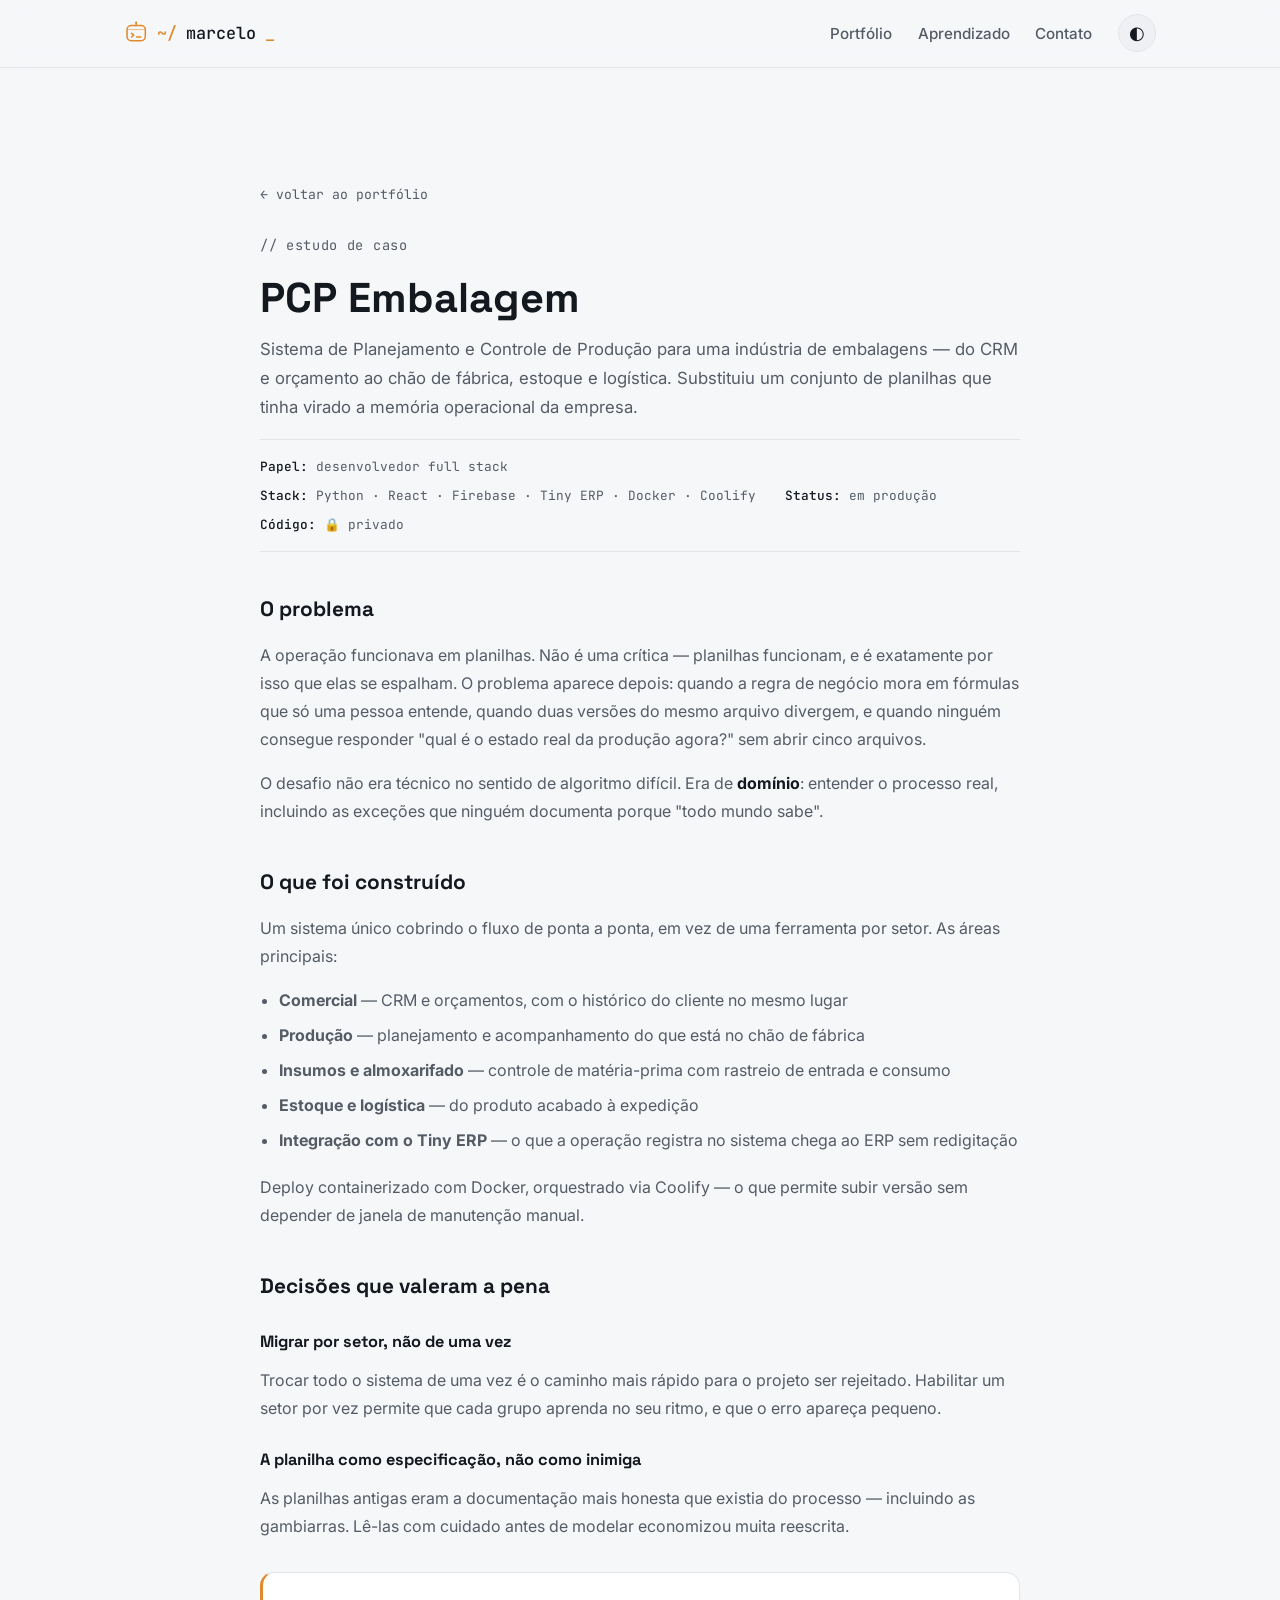
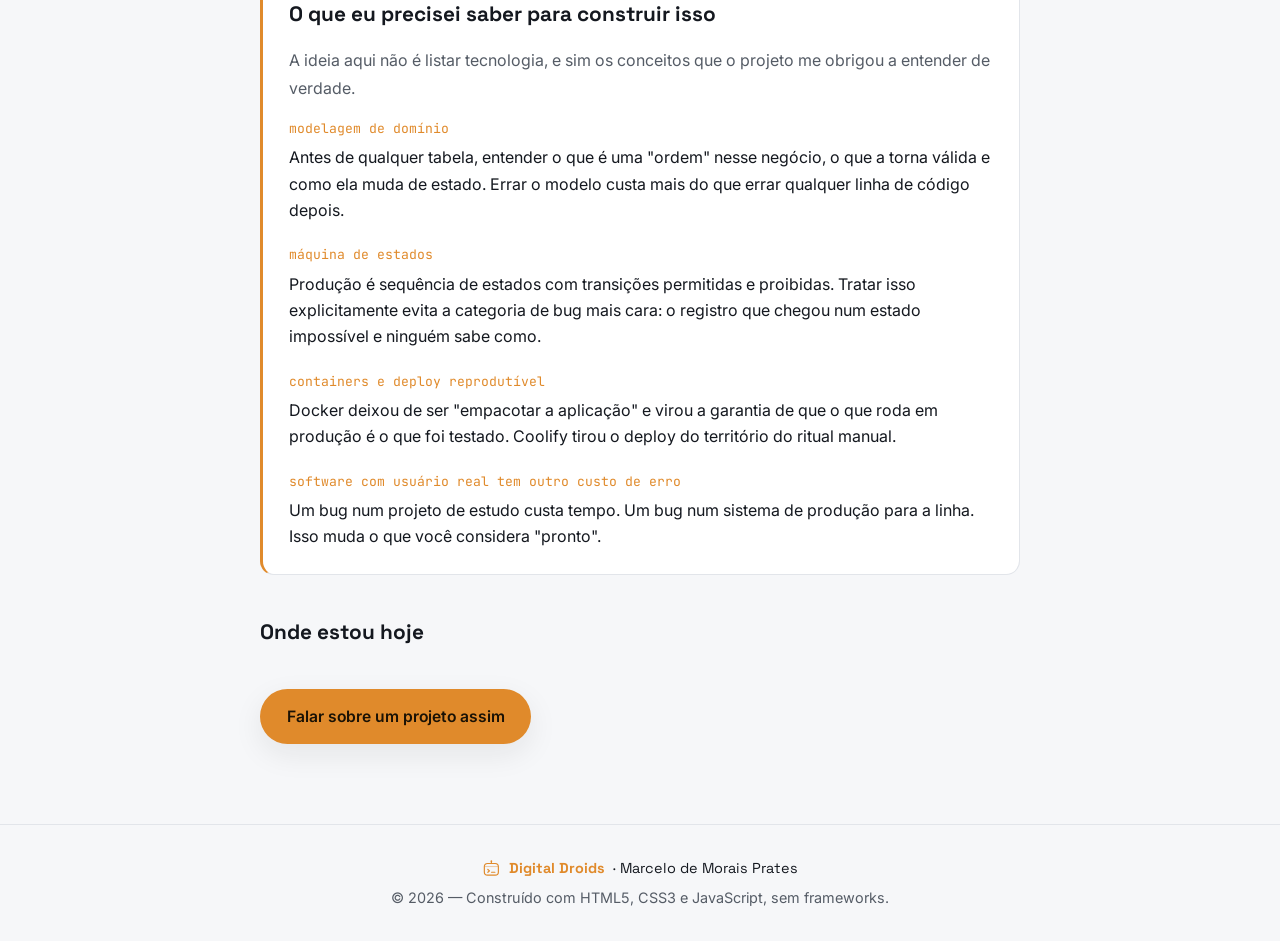
<file: caso-pcp.html>
<!DOCTYPE html>
<!--
  Estudo de caso: PCP Embalagem
  Código proprietário do empregador — esta página descreve o PROBLEMA, as
  DECISÕES e o APRENDIZADO, nunca detalhe de infra interna, dado de cliente,
  preço ou pedido real.
-->
<html lang="pt-BR">
<head>
  <meta charset="UTF-8">
  <meta name="viewport" content="width=device-width, initial-scale=1.0">
  <meta name="description" content="Estudo de caso: sistema de Planejamento e Controle de Produção para a indústria de embalagens — do comercial ao chão de fábrica.">
  <title>PCP Embalagem | Marcelo Prates</title>

  <meta property="og:type" content="article">
  <meta property="og:url" content="https://digitaldroids.com.br/caso-pcp.html">
  <meta property="og:title" content="PCP Embalagem — estudo de caso">
  <meta property="og:description" content="Estudo de caso: sistema de Planejamento e Controle de Produção que substituiu as planilhas de uma indústria de embalagens — do comercial ao chão de fábrica, com o que precisei aprender no caminho.">
  <meta property="og:locale" content="pt_BR">
  <meta property="og:image" content="https://digitaldroids.com.br/og-image.png">
  <meta property="og:image:width" content="1200">
  <meta property="og:image:height" content="630">
  <meta name="twitter:card" content="summary_large_image">
  <meta property="og:image:alt" content="Digital Droids — Marcelo Prates, Desenvolvedor Full Stack">

  <!-- Ícones como arquivos reais na raiz: o SVG serve navegador moderno, o .ico
       cobre o pedido automático de /favicon.ico, e o apple-touch-icon é o que o
       iOS usa quando alguém salva o site na tela de início. -->
  <link rel="canonical" href="https://digitaldroids.com.br/caso-pcp.html">
  <link rel="icon" href="favicon.svg" type="image/svg+xml">
  <link rel="icon" href="favicon.ico" sizes="32x32">
  <link rel="apple-touch-icon" href="apple-touch-icon.png">
  <link rel="preconnect" href="https://fonts.googleapis.com">
  <link rel="preconnect" href="https://fonts.gstatic.com" crossorigin>
  <link href="https://fonts.googleapis.com/css2?family=Space+Grotesk:wght@400;500;700&amp;family=Inter:wght@400;500;600&amp;family=JetBrains+Mono:wght@400;500&amp;display=swap" rel="stylesheet">
  <link rel="stylesheet" href="estilo.css">

  <!-- Aplica o tema salvo ANTES da primeira pintura. Sem isso, quem escolheu
       "claro" com o SO em escuro veria um flash escuro até o script.js rodar.
       Precisa ficar aqui no <head>, síncrono e antes do CSS renderizar. -->
  <script>
    (function () {
      try {
        var t = localStorage.getItem('tema');
        if (t === 'dark' || t === 'light') {
          document.documentElement.setAttribute('data-theme', t);
        }
      } catch (e) { /* localStorage bloqueado: cai no padrão do sistema */ }
    })();
  </script>


  <!-- Article com autor e data: resolve "No author found" e "No publication
       date found" que o Post Inspector do LinkedIn aponta. -->
  <script type="application/ld+json">
  {
    "@context": "https://schema.org",
    "@type": "Article",
    "headline": "PCP Embalagem — estudo de caso",
    "description": "Estudo de caso: sistema de Planejamento e Controle de Produção que substituiu as planilhas de uma indústria de embalagens — do comercial ao chão de fábrica, com o que precisei aprender no caminho.",
    "image": "https://digitaldroids.com.br/og-image.png",
    "inLanguage": "pt-BR",
    "datePublished": "2026-08-17",
    "dateModified": "2026-11-05",
    "mainEntityOfPage": { "@type": "WebPage", "@id": "https://digitaldroids.com.br/caso-pcp.html" },
    "author": {
      "@type": "Person",
      "name": "Marcelo de Morais Prates",
      "url": "https://digitaldroids.com.br/",
      "sameAs": [
        "https://www.linkedin.com/in/marcelo-de-morais-prates",
        "https://github.com/marcelomprates"
      ]
    },
    "publisher": { "@type": "Person", "name": "Marcelo de Morais Prates" }
  }
  </script>
</head>

<body>
  <header class="cabecalho">
    <nav class="nav" aria-label="Navegação principal">
      <a href="index.html" class="nav__logo">
        <svg class="droid" viewBox="0 0 32 32" fill="none" aria-hidden="true">
          <path d="M16 3.4v2.6" stroke="currentColor" stroke-width="2" stroke-linecap="round"/>
          <circle cx="16" cy="2" r="1.5" fill="currentColor"/>
          <rect x="4" y="6" width="24" height="20" rx="5.5" stroke="currentColor" stroke-width="2"/>
          <path d="M4.6 11.2h22.8" stroke="currentColor" stroke-width="1.4" opacity=".5"/>
          <path d="M10 16.2l2.8 2.4-2.8 2.4" stroke="currentColor" stroke-width="2" stroke-linecap="round" stroke-linejoin="round"/>
          <path class="droid__cursor" d="M16.4 21h5.6" stroke="currentColor" stroke-width="2" stroke-linecap="round"/>
        </svg>
        <span class="nav__prompt">~/</span>marcelo<span class="nav__cursor">_</span>
      </a>
      <ul class="nav__lista" id="navLista">
        <li><a href="index.html#portfolio" class="nav__link">Portfólio</a></li>
        <li><a href="aprendizado.html" class="nav__link">Aprendizado</a></li>
        <li><a href="index.html#contato" class="nav__link">Contato</a></li>
        <li>
          <button class="tema" id="botaoTema" aria-label="Alternar tema claro e escuro">
            <span class="tema__icone" id="iconeTema">◐</span>
          </button>
        </li>
      </ul>
    </nav>
  </header>

  <main class="caso">
    <article class="caso__interno">
      <a href="index.html#portfolio" class="caso__voltar">← voltar ao portfólio</a>

      <p class="eyebrow">// estudo de caso</p>
      <h1 class="caso__titulo">PCP Embalagem</h1>
      <p class="caso__resumo">
        Sistema de Planejamento e Controle de Produção para uma indústria de embalagens —
        do CRM e orçamento ao chão de fábrica, estoque e logística. Substituiu um conjunto
        de planilhas que tinha virado a memória operacional da empresa.
      </p>

      <div class="caso__meta">
        <span><strong>Papel:</strong> desenvolvedor full stack</span>
        <span><strong>Stack:</strong> Python · React · Firebase · Tiny ERP · Docker · Coolify</span>
        <span><strong>Status:</strong> em produção</span>
        <span><strong>Código:</strong> 🔒 privado</span>
      </div>

      <h2>O problema</h2>
      <p>
        A operação funcionava em planilhas. Não é uma crítica — planilhas funcionam, e é
        exatamente por isso que elas se espalham. O problema aparece depois: quando a
        regra de negócio mora em fórmulas que só uma pessoa entende, quando duas versões
        do mesmo arquivo divergem, e quando ninguém consegue responder "qual é o estado
        real da produção agora?" sem abrir cinco arquivos.
      </p>
      <p>
        O desafio não era técnico no sentido de algoritmo difícil. Era de
        <strong>domínio</strong>: entender o processo real, incluindo as exceções que
        ninguém documenta porque "todo mundo sabe".
      </p>


      <h2>O que foi construído</h2>
      <p>
        Um sistema único cobrindo o fluxo de ponta a ponta, em vez de uma ferramenta por
        setor. As áreas principais:
      </p>
      <ul>
        <li><strong>Comercial</strong> — CRM e orçamentos, com o histórico do cliente no mesmo lugar</li>
        <li><strong>Produção</strong> — planejamento e acompanhamento do que está no chão de fábrica</li>
        <li><strong>Insumos e almoxarifado</strong> — controle de matéria-prima com rastreio de entrada e consumo</li>
        <li><strong>Estoque e logística</strong> — do produto acabado à expedição</li>
        <li><strong>Integração com o Tiny ERP</strong> — o que a operação registra no sistema chega ao ERP sem redigitação</li>
      </ul>
      <p>
        Deploy containerizado com Docker, orquestrado via Coolify — o que permite subir
        versão sem depender de janela de manutenção manual.
      </p>


      <h2>Decisões que valeram a pena</h2>

      <h3>Migrar por setor, não de uma vez</h3>
      <p>
        Trocar todo o sistema de uma vez é o caminho mais rápido para o projeto ser
        rejeitado. Habilitar um setor por vez permite que cada grupo aprenda no seu
        ritmo, e que o erro apareça pequeno.
      </p>

      <h3>A planilha como especificação, não como inimiga</h3>
      <p>
        As planilhas antigas eram a documentação mais honesta que existia do processo —
        incluindo as gambiarras. Lê-las com cuidado antes de modelar economizou muita
        reescrita.
      </p>


      <!-- ============ O CORAÇÃO: log de aprendizado ============ -->
      <div class="aprendi">
        <h2>O que eu precisei saber para construir isso</h2>
        <p>
          A ideia aqui não é listar tecnologia, e sim os conceitos que o projeto me
          obrigou a entender de verdade.
        </p>

        <div class="aprendi__item">
          <span class="aprendi__conceito">modelagem de domínio</span>
          Antes de qualquer tabela, entender o que é uma "ordem" nesse negócio, o que a
          torna válida e como ela muda de estado. Errar o modelo custa mais do que errar
          qualquer linha de código depois.
        </div>

        <div class="aprendi__item">
          <span class="aprendi__conceito">máquina de estados</span>
          Produção é sequência de estados com transições permitidas e proibidas. Tratar
          isso explicitamente evita a categoria de bug mais cara: o registro que chegou
          num estado impossível e ninguém sabe como.
        </div>

        <div class="aprendi__item">
          <span class="aprendi__conceito">containers e deploy reprodutível</span>
          Docker deixou de ser "empacotar a aplicação" e virou a garantia de que o que
          roda em produção é o que foi testado. Coolify tirou o deploy do território do
          ritual manual.
        </div>

        <div class="aprendi__item">
          <span class="aprendi__conceito">software com usuário real tem outro custo de erro</span>
          Um bug num projeto de estudo custa tempo. Um bug num sistema de produção para
          a linha. Isso muda o que você considera "pronto".
        </div>

      </div>

      <h2>Onde estou hoje</h2>

      <p style="margin-top:2.5rem">
        <a href="index.html#contato" class="btn btn--primario">Falar sobre um projeto assim</a>
      </p>
    </article>
  </main>

  <footer class="rodape">
    <p class="rodape__marca"><svg class="droid droid--rodape" viewBox="0 0 32 32" fill="none" aria-hidden="true">
          <path d="M16 3.4v2.6" stroke="currentColor" stroke-width="2" stroke-linecap="round"/>
          <circle cx="16" cy="2" r="1.5" fill="currentColor"/>
          <rect x="4" y="6" width="24" height="20" rx="5.5" stroke="currentColor" stroke-width="2"/>
          <path d="M4.6 11.2h22.8" stroke="currentColor" stroke-width="1.4" opacity=".5"/>
          <path d="M10 16.2l2.8 2.4-2.8 2.4" stroke="currentColor" stroke-width="2" stroke-linecap="round" stroke-linejoin="round"/>
          <path class="droid__cursor" d="M16.4 21h5.6" stroke="currentColor" stroke-width="2" stroke-linecap="round"/>
        </svg><strong>Digital Droids</strong> · Marcelo de Morais Prates</p>
    <p>© <span id="ano"></span> — Construído com HTML5, CSS3 e JavaScript, sem frameworks.</p>
  </footer>

  <script src="script.js"></script>
</body>
</html>
</file>
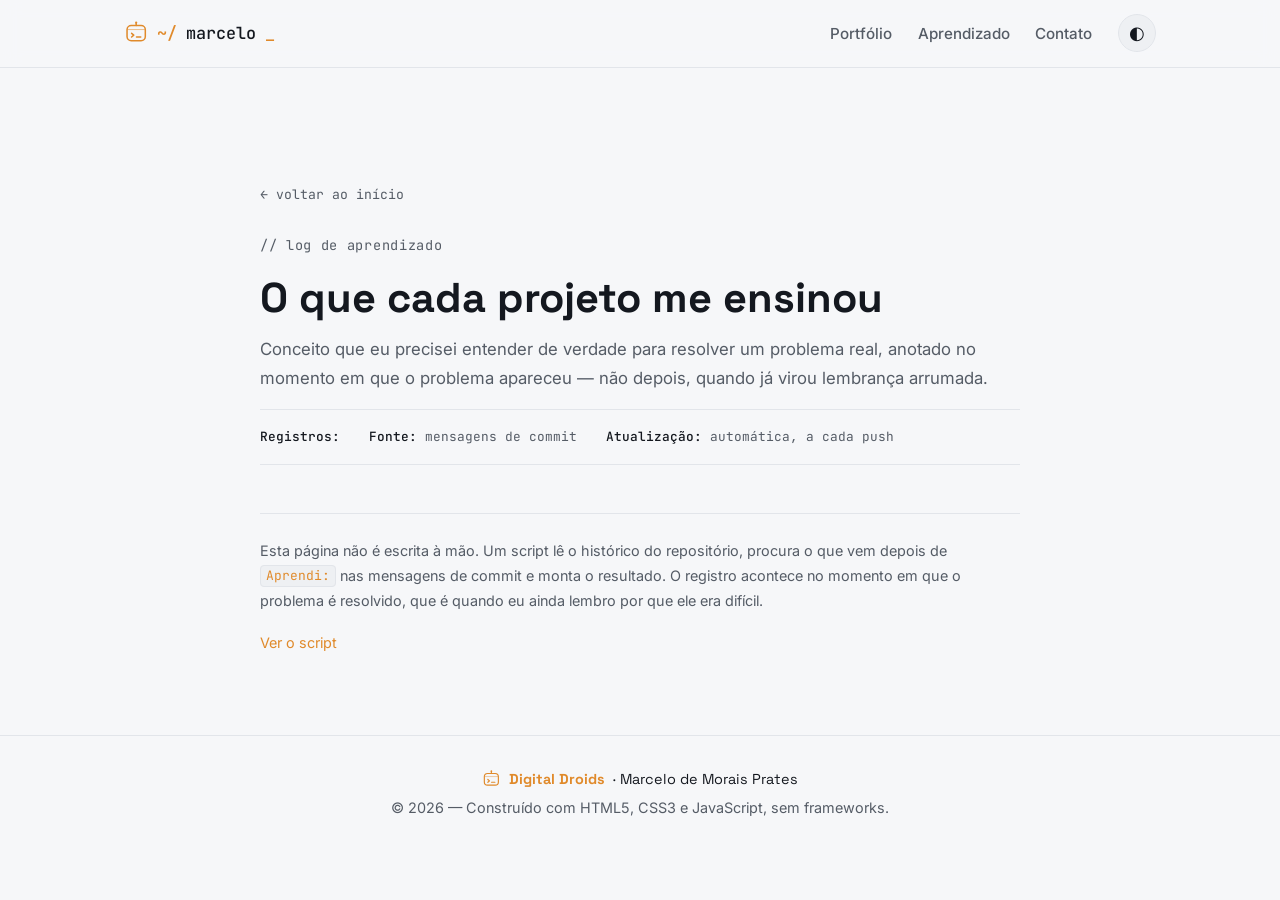
<file: modelo-aprendizado.html>
<!DOCTYPE html>
<!--
  MODELO da página /aprendizado — nao editar aprendizado.html diretamente.
  O gerar-aprendizado.py troca os dois marcadores abaixo e escreve
  aprendizado.html. Qualquer mudanca de layout se faz AQUI.

  ATENCAO: nao escreva os marcadores literalmente neste comentario. O script
  usa substituicao de texto simples, entao uma mencao aqui em cima seria
  trocada tambem e a pagina sairia com o conteudo duplicado. Ja aconteceu.
-->
<html lang="pt-BR">
<head>
  <meta charset="UTF-8">
  <meta name="viewport" content="width=device-width, initial-scale=1.0">
  <meta name="description" content="Log de aprendizado: conceitos que precisei entender construindo cada projeto. Gerado automaticamente a partir dos commits.">
  <title>Aprendizado | Marcelo Prates</title>

  <meta property="og:type" content="website">
  <meta property="og:url" content="https://digitaldroids.com.br/aprendizado.html">
  <meta property="og:title" content="Log de aprendizado — Marcelo Prates">
  <meta property="og:description" content="Os conceitos que cada projeto me obrigou a entender de verdade, registrados no momento em que o problema apareceu. Página gerada a partir dos commits.">
  <meta property="og:locale" content="pt_BR">
  <meta property="og:image" content="https://digitaldroids.com.br/og-image.png">
  <meta property="og:image:width" content="1200">
  <meta property="og:image:height" content="630">
  <meta name="twitter:card" content="summary_large_image">
  <meta property="og:image:alt" content="Digital Droids — Marcelo Prates, Desenvolvedor Full Stack">

  <link rel="canonical" href="https://digitaldroids.com.br/aprendizado.html">
  <link rel="icon" href="favicon.svg" type="image/svg+xml">
  <link rel="icon" href="favicon.ico" sizes="32x32">
  <link rel="apple-touch-icon" href="apple-touch-icon.png">
  <link rel="preconnect" href="https://fonts.googleapis.com">
  <link rel="preconnect" href="https://fonts.gstatic.com" crossorigin>
  <link href="https://fonts.googleapis.com/css2?family=Space+Grotesk:wght@400;500;700&amp;family=Inter:wght@400;500;600&amp;family=JetBrains+Mono:wght@400;500&amp;display=swap" rel="stylesheet">
  <link rel="stylesheet" href="estilo.css">

  <script>
    (function () {
      try {
        var t = localStorage.getItem('tema');
        if (t === 'dark' || t === 'light') {
          document.documentElement.setAttribute('data-theme', t);
        }
      } catch (e) { /* localStorage bloqueado: cai no padrão do sistema */ }
    })();
  </script>
</head>

<body>
  <header class="cabecalho">
    <nav class="nav" aria-label="Navegação principal">
      <a href="index.html" class="nav__logo">
        <svg class="droid" viewBox="0 0 32 32" fill="none" aria-hidden="true">
          <path d="M16 3.4v2.6" stroke="currentColor" stroke-width="2" stroke-linecap="round"/>
          <circle cx="16" cy="2" r="1.5" fill="currentColor"/>
          <rect x="4" y="6" width="24" height="20" rx="5.5" stroke="currentColor" stroke-width="2"/>
          <path d="M4.6 11.2h22.8" stroke="currentColor" stroke-width="1.4" opacity=".5"/>
          <path d="M10 16.2l2.8 2.4-2.8 2.4" stroke="currentColor" stroke-width="2" stroke-linecap="round" stroke-linejoin="round"/>
          <path class="droid__cursor" d="M16.4 21h5.6" stroke="currentColor" stroke-width="2" stroke-linecap="round"/>
        </svg>
        <span class="nav__prompt">~/</span>marcelo<span class="nav__cursor">_</span>
      </a>
      <ul class="nav__lista" id="navLista">
        <li><a href="index.html#portfolio" class="nav__link">Portfólio</a></li>
        <li><a href="aprendizado.html" class="nav__link">Aprendizado</a></li>
        <li><a href="index.html#contato" class="nav__link">Contato</a></li>
        <li>
          <button class="tema" id="botaoTema" aria-label="Alternar tema claro e escuro">
            <span class="tema__icone" id="iconeTema">◐</span>
          </button>
        </li>
      </ul>
    </nav>
  </header>

  <main class="caso">
    <div class="caso__interno">
      <a href="index.html" class="caso__voltar">← voltar ao início</a>

      <p class="eyebrow">// log de aprendizado</p>
      <h1 class="caso__titulo">O que cada projeto me ensinou</h1>
      <p class="caso__resumo">
        Conceito que eu precisei entender de verdade para resolver um problema
        real, anotado no momento em que o problema apareceu — não depois, quando
        já virou lembrança arrumada.
      </p>

      <div class="caso__meta">
        <span><strong>Registros:</strong> <!--TOTAL--></span>
        <span><strong>Fonte:</strong> mensagens de commit</span>
        <span><strong>Atualização:</strong> automática, a cada push</span>
      </div>

      <!--ITENS-->

      <div class="nota-rodape">
        <p>
          Esta página não é escrita à mão. Um script lê o histórico do
          repositório, procura o que vem depois de <code>Aprendi:</code> nas
          mensagens de commit e monta o resultado. O registro acontece no
          momento em que o problema é resolvido, que é quando eu ainda lembro
          por que ele era difícil.
        </p>
        <p>
          <a href="https://github.com/marcelomprates/marcelomprates.github.io/blob/main/gerar-aprendizado.py">Ver o script</a>
        </p>
      </div>
    </div>
  </main>

  <footer class="rodape">
    <p class="rodape__marca">
      <svg class="droid droid--rodape" viewBox="0 0 32 32" fill="none" aria-hidden="true">
        <path d="M16 3.4v2.6" stroke="currentColor" stroke-width="2" stroke-linecap="round"/>
        <circle cx="16" cy="2" r="1.5" fill="currentColor"/>
        <rect x="4" y="6" width="24" height="20" rx="5.5" stroke="currentColor" stroke-width="2"/>
        <path d="M4.6 11.2h22.8" stroke="currentColor" stroke-width="1.4" opacity=".5"/>
        <path d="M10 16.2l2.8 2.4-2.8 2.4" stroke="currentColor" stroke-width="2" stroke-linecap="round" stroke-linejoin="round"/>
        <path class="droid__cursor" d="M16.4 21h5.6" stroke="currentColor" stroke-width="2" stroke-linecap="round"/>
      </svg>
      <strong>Digital Droids</strong> · Marcelo de Morais Prates
    </p>
    <p>© <span id="ano"></span> — Construído com HTML5, CSS3 e JavaScript, sem frameworks.</p>
  </footer>

  <script src="script.js"></script>
</body>
</html>
</file>
<file: estilo.css>
/* =========================================================================
   Portfólio Pessoal - Marcelo Prates
   estilo.css | CSS3 puro (sem frameworks)
   Estrutura: variáveis/temas -> base -> componentes -> responsividade
   ========================================================================= */

/* ----------------------------- VARIÁVEIS (TEMA CLARO - PADRÃO) ----------- */
:root {
  --fundo:        #f6f7f9;
  --superficie:   #ffffff;
  --superficie-2: #eef0f3;
  --texto:        #14181f;
  --texto-suave:  #555c66;
  --borda:        #e2e5ea;
  --acento:       #e08a2b;   /* âmbar — cor de assinatura */
  --acento-claro: #f6b860;
  --sombra:       0 10px 30px rgba(20, 24, 31, 0.08);

  --fonte-display: 'Space Grotesk', sans-serif;
  --fonte-corpo:   'Inter', sans-serif;
  --fonte-mono:    'JetBrains Mono', monospace;

  --largura-max: 1080px;
  --raio: 14px;
}

/* ----------------------------- TEMA ESCURO ------------------------------ */
/* Ativado via atributo data-theme="dark" no <html>, controlado por JS */
[data-theme="dark"] {
  --fundo:        #0e1117;
  --superficie:   #171b22;
  --superficie-2: #1f242d;
  --texto:        #eef1f5;
  --texto-suave:  #9aa3b0;
  --borda:        #2a303a;
  --acento:       #f2a444;
  --acento-claro: #ffc878;
  --sombra:       0 12px 34px rgba(0, 0, 0, 0.45);
}

/* ----------------------------- PREFERÊNCIA DO SISTEMA -------------------- */
/* Quem usa o SO em modo escuro recebia o site claro na primeira visita — o
   tema escuro só aparecia depois de clicar no botão. Aqui a preferência do
   sistema vira o padrão.

   `:not([data-theme="light"])` é o que preserva a escolha manual: se a pessoa
   clicou em "claro", o JS grava data-theme="light" e este bloco não se aplica.
   Regra: preferência do sistema decide; escolha explícita do usuário ganha. */
@media (prefers-color-scheme: dark) {
  :root:not([data-theme="light"]) {
    --fundo:        #0e1117;
    --superficie:   #171b22;
    --superficie-2: #1f242d;
    --texto:        #eef1f5;
    --texto-suave:  #9aa3b0;
    --borda:        #2a303a;
    --acento:       #f2a444;
    --acento-claro: #ffc878;
    --sombra:       0 12px 34px rgba(0, 0, 0, 0.45);
  }
}

/* ----------------------------- RESET / BASE ----------------------------- */
* { margin: 0; padding: 0; box-sizing: border-box; }

html { scroll-behavior: smooth; }

body {
  font-family: var(--fonte-corpo);
  background-color: var(--fundo);
  color: var(--texto);
  line-height: 1.65;
  /* Transição suave ao trocar de tema */
  transition: background-color 0.3s ease, color 0.3s ease;
}

a { color: inherit; text-decoration: none; }

/* Acessibilidade: respeita quem prefere menos animação */
@media (prefers-reduced-motion: reduce) {
  html { scroll-behavior: auto; }
  * { transition: none !important; }
}

/* Foco visível no teclado (acessibilidade) */
:focus-visible {
  outline: 2px solid var(--acento);
  outline-offset: 3px;
  border-radius: 4px;
}

/* ----------------------------- CABEÇALHO / MENU ------------------------- */
.cabecalho {
  position: sticky;          /* menu fixo no topo ao rolar */
  top: 0;
  z-index: 100;
  background-color: color-mix(in srgb, var(--fundo) 85%, transparent);
  backdrop-filter: blur(10px);
  border-bottom: 1px solid var(--borda);
}

.nav {
  max-width: var(--largura-max);
  margin: 0 auto;
  padding: 0.9rem 1.5rem;
  display: flex;
  align-items: center;
  justify-content: space-between;
}

.nav__logo {
  font-family: var(--fonte-mono);
  font-weight: 500;
  font-size: 1.05rem;
}
.nav__prompt { color: var(--acento); }
.nav__cursor {
  color: var(--acento);
  animation: piscar 1.1s step-end infinite;
}
@keyframes piscar { 50% { opacity: 0; } }

.nav__lista {
  list-style: none;
  display: flex;
  align-items: center;
  gap: 1.6rem;
}

.nav__link {
  font-size: 0.95rem;
  font-weight: 500;
  color: var(--texto-suave);
  position: relative;
  transition: color 0.2s;
}
.nav__link:hover { color: var(--texto); }
/* Sublinhado animado no hover */
.nav__link::after {
  content: '';
  position: absolute;
  left: 0; bottom: -4px;
  width: 0; height: 2px;
  background-color: var(--acento);
  transition: width 0.25s ease;
}
.nav__link:hover::after { width: 100%; }

/* Botão de tema */
.tema {
  background: var(--superficie-2);
  border: 1px solid var(--borda);
  color: var(--texto);
  width: 38px; height: 38px;
  border-radius: 50%;
  cursor: pointer;
  font-size: 1.1rem;
  display: grid;
  place-items: center;
  transition: transform 0.2s, background 0.2s;
}
.tema:hover { transform: rotate(20deg); background: var(--acento); color: #fff; }

/* Botão hamburguer (escondido no desktop) */
.nav__toggle {
  display: none;
  flex-direction: column;
  gap: 5px;
  background: none;
  border: none;
  cursor: pointer;
  padding: 6px;
}
.nav__toggle span {
  width: 24px; height: 2px;
  background-color: var(--texto);
  transition: transform 0.3s, opacity 0.3s;
}

/* ----------------------------- HERO / SOBRE ---------------------------- */
.hero {
  max-width: var(--largura-max);
  margin: 0 auto;
  padding: 5.5rem 1.5rem 4rem;
}
.hero__interno { max-width: 720px; }

.eyebrow {
  font-family: var(--fonte-mono);
  font-size: 0.85rem;
  color: var(--acento);
  letter-spacing: 0.05em;
  margin-bottom: 1.2rem;
}
.eyebrow__num {
  background: var(--superficie-2);
  padding: 0.15rem 0.5rem;
  border-radius: 6px;
  margin-right: 0.4rem;
}

.hero__titulo {
  font-family: var(--fonte-display);
  font-size: clamp(2.6rem, 7vw, 4.4rem);
  font-weight: 700;
  line-height: 1.05;
  letter-spacing: -0.02em;
}
.hero__papel {
  font-family: var(--fonte-mono);
  font-size: 1.05rem;
  color: var(--acento);
  margin: 0.8rem 0 1.5rem;
}
.hero__texto {
  font-size: 1.08rem;
  color: var(--texto-suave);
  margin-bottom: 1.1rem;
}

.hero__acoes {
  display: flex;
  flex-wrap: wrap;
  gap: 1rem;
  margin: 1.8rem 0 2.5rem;
}

/* Botões reutilizáveis */
.btn {
  font-family: var(--fonte-corpo);
  font-weight: 600;
  font-size: 0.98rem;
  padding: 0.8rem 1.6rem;
  border-radius: 999px;
  border: 1px solid transparent;
  cursor: pointer;
  transition: transform 0.15s, box-shadow 0.2s, background 0.2s;
  display: inline-block;
}
.btn:hover { transform: translateY(-2px); }
.btn--primario {
  background-color: var(--acento);
  color: #1a1205;
  box-shadow: var(--sombra);
}
.btn--secundario {
  background-color: transparent;
  color: var(--texto);
  border-color: var(--borda);
}
.btn--secundario:hover { border-color: var(--acento); }
.btn--bloco { width: 100%; }

/* Terminal — elemento de assinatura */
.terminal {
  background: var(--superficie);
  border: 1px solid var(--borda);
  border-radius: var(--raio);
  box-shadow: var(--sombra);
  overflow: hidden;
  max-width: 500px;
}
.terminal__barra {
  background: var(--superficie-2);
  padding: 0.7rem 1rem;
  display: flex;
  gap: 0.5rem;
  border-bottom: 1px solid var(--borda);
}
.terminal__barra span {
  width: 12px; height: 12px;
  border-radius: 50%;
  background: var(--texto-suave);
  opacity: 0.5;
}
.terminal__barra span:first-child { background: #e0625d; opacity: 1; }
.terminal__barra span:nth-child(2) { background: #e0a93b; opacity: 1; }
.terminal__barra span:nth-child(3) { background: #4caf72; opacity: 1; }
.terminal__corpo {
  font-family: var(--fonte-mono);
  font-size: 0.9rem;
  padding: 1.2rem;
  color: var(--texto);
  white-space: pre-wrap;
}

/* ----------------------------- SEÇÕES GENÉRICAS ------------------------ */
.secao { padding: 4.5rem 0; }
.secao--alt { background-color: var(--superficie); }
.secao__interno {
  max-width: var(--largura-max);
  margin: 0 auto;
  padding: 0 1.5rem;
}
.secao__titulo {
  font-family: var(--fonte-display);
  font-size: clamp(1.8rem, 4vw, 2.6rem);
  font-weight: 700;
  letter-spacing: -0.01em;
  margin-bottom: 1rem;
}
.secao__intro {
  color: var(--texto-suave);
  max-width: 600px;
  margin-bottom: 2.5rem;
}

/* ----------------------------- FORMAÇÃO / TIMELINE --------------------- */
.timeline {
  list-style: none;
  border-left: 2px solid var(--borda);
  margin: 0 0 3rem;
  padding-left: 1.8rem;
}
.timeline__item { position: relative; padding-bottom: 2rem; }
.timeline__item::before {
  content: '';
  position: absolute;
  left: calc(-1.8rem - 7px);
  top: 6px;
  width: 12px; height: 12px;
  border-radius: 50%;
  background: var(--acento);
  border: 3px solid var(--fundo);
}
.timeline__periodo {
  font-family: var(--fonte-mono);
  font-size: 0.8rem;
  color: var(--acento);
}
.timeline__cargo {
  font-family: var(--fonte-display);
  font-size: 1.25rem;
  margin: 0.2rem 0;
}
.timeline__local { color: var(--texto-suave); font-size: 0.95rem; }
.timeline__desc { color: var(--texto-suave); margin-top: 0.4rem; }

.grade-skills {
  display: grid;
  grid-template-columns: repeat(auto-fit, minmax(240px, 1fr));
  gap: 2rem;
}
.skill-bloco__titulo {
  font-family: var(--fonte-display);
  font-size: 1.1rem;
  margin-bottom: 0.8rem;
}
.lista-simples { list-style: none; }
.lista-simples li {
  color: var(--texto-suave);
  padding: 0.3rem 0;
  border-bottom: 1px dashed var(--borda);
}
.tags { list-style: none; display: flex; flex-wrap: wrap; gap: 0.6rem; }
.tags li {
  font-family: var(--fonte-mono);
  font-size: 0.85rem;
  background: var(--superficie-2);
  border: 1px solid var(--borda);
  padding: 0.35rem 0.8rem;
  border-radius: 8px;
}

/* ----------------------------- PORTFÓLIO / PROJETOS -------------------- */
.projetos {
  display: grid;
  grid-template-columns: repeat(auto-fit, minmax(280px, 1fr));
  gap: 1.5rem;
}
.projeto {
  background: var(--fundo);
  border: 1px solid var(--borda);
  border-radius: var(--raio);
  padding: 1.8rem;
  transition: transform 0.2s, border-color 0.2s, box-shadow 0.2s;
}
.secao--alt .projeto { background: var(--superficie-2); }
.projeto:hover {
  transform: translateY(-5px);
  border-color: var(--acento);
  box-shadow: var(--sombra);
}
.projeto__tag {
  font-family: var(--fonte-mono);
  font-size: 0.78rem;
  color: var(--acento);
}
.projeto__titulo {
  font-family: var(--fonte-display);
  font-size: 1.35rem;
  margin: 0.6rem 0 0.8rem;
}
.projeto__desc { color: var(--texto-suave); font-size: 0.96rem; margin-bottom: 0.8rem; }
.projeto__stack {
  font-family: var(--fonte-mono);
  font-size: 0.8rem;
  color: var(--texto-suave);
  margin-bottom: 1.2rem;
}
.projeto__link { font-weight: 600; color: var(--acento); }
.projeto__link:hover { text-decoration: underline; }

/* ----------------------------- FORMULÁRIO DE CONTATO ------------------- */
.form { max-width: 560px; margin-bottom: 2.5rem; }
.form__campo { margin-bottom: 1.3rem; }
.form__campo label {
  display: block;
  font-weight: 600;
  font-size: 0.92rem;
  margin-bottom: 0.45rem;
}
.form__campo input,
.form__campo textarea {
  width: 100%;
  font-family: var(--fonte-corpo);
  font-size: 1rem;
  padding: 0.8rem 1rem;
  background: var(--superficie);
  color: var(--texto);
  border: 1px solid var(--borda);
  border-radius: 10px;
  transition: border-color 0.2s;
}
.form__campo input:focus,
.form__campo textarea:focus {
  outline: none;
  border-color: var(--acento);
}
.form__campo textarea { resize: vertical; }
/* Estado de erro aplicado por JS */
.form__campo.invalido input,
.form__campo.invalido textarea { border-color: #e0625d; }
.form__erro {
  display: block;
  color: #e0625d;
  font-size: 0.82rem;
  margin-top: 0.35rem;
  min-height: 1rem;
}
/* Status geral do envio (falha de rede, recusa do servidor) */
.form__status {
  font-size: 0.88rem;
  margin-top: 0.75rem;
  color: var(--texto-suave);
}
.form__status:empty { display: none; }
.form__status--erro {
  color: #e0625d;
  background: rgba(224, 98, 93, 0.08);
  border: 1px solid rgba(224, 98, 93, 0.28);
  border-radius: var(--raio);
  padding: 0.7rem 0.9rem;
}
.form__status--erro a { color: inherit; font-weight: 600; }

/* Botão desabilitado durante o envio */
.btn:disabled {
  opacity: 0.6;
  cursor: not-allowed;
}

.contato-direto { list-style: none; color: var(--texto-suave); }
.contato-direto li { padding: 0.3rem 0; }
.contato-direto a { color: var(--acento); }
.contato-direto a:hover { text-decoration: underline; }

/* ----------------------------- RODAPÉ ---------------------------------- */
.rodape {
  border-top: 1px solid var(--borda);
  padding: 2rem 1.5rem;
  text-align: center;
  color: var(--texto-suave);
  font-size: 0.9rem;
}

/* ----------------------------- MODAL ----------------------------------- */
.modal {
  position: fixed;
  inset: 0;
  background: rgba(0, 0, 0, 0.55);
  display: none;            /* exibido via JS */
  place-items: center;
  z-index: 200;
  padding: 1.5rem;
}
.modal.ativo { display: grid; }
.modal__caixa {
  background: var(--superficie);
  border: 1px solid var(--borda);
  border-radius: var(--raio);
  padding: 2.5rem 2rem;
  max-width: 380px;
  text-align: center;
  box-shadow: var(--sombra);
  animation: surgir 0.3s ease;
}
@keyframes surgir { from { transform: scale(0.9); opacity: 0; } to { transform: scale(1); opacity: 1; } }
.modal__icone {
  display: grid;
  place-items: center;
  width: 56px; height: 56px;
  margin: 0 auto 1rem;
  background: var(--acento);
  color: #fff;
  border-radius: 50%;
  font-size: 1.6rem;
}
.modal__titulo { font-family: var(--fonte-display); margin-bottom: 0.6rem; }
.modal__texto { color: var(--texto-suave); margin-bottom: 1.5rem; }

/* ----------------------------- RESPONSIVIDADE (MOBILE) ----------------- */
@media (max-width: 760px) {
  /* Mostra o botão hamburguer */
  .nav__toggle { display: flex; }

  /* Menu vira coluna sobreposta, escondido por padrão */
  .nav__lista {
    position: fixed;
    top: 64px;
    right: 0;
    flex-direction: column;
    align-items: flex-start;
    gap: 1.2rem;
    background: var(--superficie);
    border-left: 1px solid var(--borda);
    border-bottom: 1px solid var(--borda);
    padding: 1.8rem 2rem;
    width: 220px;
    transform: translateX(100%);   /* fora da tela */
    transition: transform 0.3s ease;
    box-shadow: var(--sombra);
  }
  /* Classe adicionada por JS para abrir o menu */
  .nav__lista.aberto { transform: translateX(0); }

  /* Animação do hamburguer para "X" quando aberto */
  .nav__toggle.ativo span:nth-child(1) { transform: translateY(7px) rotate(45deg); }
  .nav__toggle.ativo span:nth-child(2) { opacity: 0; }
  .nav__toggle.ativo span:nth-child(3) { transform: translateY(-7px) rotate(-45deg); }

  .hero { padding-top: 3.5rem; }
}

/* =========================================================================
   FASE 2 — posicionamento em camadas, serviços PJ e estudos de caso
   Segue as variáveis já definidas no topo deste arquivo.
   ========================================================================= */

/* ----------------------------- HERO: subtítulo -------------------------- */
.hero__sub {
  font-family: var(--fonte-mono);
  font-size: 0.9rem;
  color: var(--acento);
  letter-spacing: 0.02em;
  margin-top: 0.4rem;
  margin-bottom: 1.6rem;
}

/* ----------------------------- BLOCO DE MÉTODO -------------------------- */
/* Vibe Coding explicado. Fica visualmente destacado sem virar outra seção. */
.metodo {
  margin: 2.2rem 0;
  padding: 1.5rem 1.6rem;
  background: var(--superficie);
  border: 1px solid var(--borda);
  border-left: 3px solid var(--acento);
  border-radius: var(--raio);
}
.metodo__titulo {
  font-family: var(--fonte-display);
  font-size: 1.05rem;
  margin-bottom: 0.8rem;
  color: var(--texto);
}
.metodo__texto {
  color: var(--texto-suave);
  font-size: 0.95rem;
  line-height: 1.7;
}
.metodo__texto + .metodo__texto { margin-top: 0.8rem; }
.metodo__texto strong { color: var(--texto); }

/* ----------------------------- STACK AGRUPADA --------------------------- */
.grade-skills--stack {
  margin-top: 1.5rem;
  grid-template-columns: repeat(auto-fit, minmax(190px, 1fr));
}

/* ----------------------------- CARDS DE PROJETO ------------------------- */
.projeto__rodape {
  display: flex;
  align-items: center;
  justify-content: space-between;
  gap: 0.75rem;
  flex-wrap: wrap;
  margin-top: 1rem;
}
.projeto__selo {
  font-family: var(--fonte-mono);
  font-size: 0.72rem;
  color: var(--texto-suave);
  background: var(--superficie-2);
  border: 1px solid var(--borda);
  border-radius: 999px;
  padding: 0.2rem 0.6rem;
  white-space: nowrap;
}
.projeto__selo--breve {
  color: var(--acento);
  border-color: var(--acento);
}

/* ----------------------------- SEÇÃO PJ / SERVIÇOS ---------------------- */
.secao--pj { background: var(--superficie); }

.servicos {
  display: grid;
  grid-template-columns: repeat(auto-fit, minmax(250px, 1fr));
  gap: 1.2rem;
  margin-top: 2rem;
}
.servico {
  background: var(--fundo);
  border: 1px solid var(--borda);
  border-radius: var(--raio);
  padding: 1.5rem;
  transition: border-color 0.18s ease, transform 0.18s ease;
}
.servico:hover {
  border-color: var(--acento);
  transform: translateY(-2px);
}
/* Ícones dos serviços em SVG, não emoji: herdam a cor do tema e têm o mesmo
   traço da marca. Emoji muda de desenho entre Windows, Mac e Android e vinha
   colorido, competindo com o âmbar. */
.ico {
  display: block;
  width: 1.75rem;
  height: 1.75rem;
  margin-bottom: 0.9rem;
  color: var(--acento);
}
.servico:hover .ico { color: var(--acento-claro); }
.servico__titulo {
  font-family: var(--fonte-display);
  font-size: 1.05rem;
  margin-bottom: 0.5rem;
  color: var(--texto);
}
.servico__desc {
  color: var(--texto-suave);
  font-size: 0.92rem;
  line-height: 1.65;
}

.pj-cta {
  margin-top: 2.2rem;
  padding: 1.6rem;
  border: 1px dashed var(--borda);
  border-radius: var(--raio);
  text-align: center;
}
.pj-cta__texto {
  color: var(--texto-suave);
  margin-bottom: 1.1rem;
  font-size: 0.95rem;
}

/* ----------------------------- RODAPÉ: marca ---------------------------- */
.rodape__marca {
  font-family: var(--fonte-display);
  color: var(--texto);
  margin-bottom: 0.3rem;
}
.rodape__marca strong { color: var(--acento); }

/* ----------------------------- PÁGINAS DE CASO -------------------------- */
.caso { padding: 7rem 1.5rem 4rem; }
.caso__interno {
  max-width: 760px;
  margin: 0 auto;
}
.caso__voltar {
  display: inline-block;
  font-family: var(--fonte-mono);
  font-size: 0.82rem;
  color: var(--texto-suave);
  text-decoration: none;
  margin-bottom: 1.8rem;
}
.caso__voltar:hover { color: var(--acento); }

.caso__titulo {
  font-family: var(--fonte-display);
  font-size: clamp(1.8rem, 1.3rem + 2.2vw, 2.6rem);
  line-height: 1.15;
  margin-bottom: 0.8rem;
}
.caso__resumo {
  color: var(--texto-suave);
  font-size: 1.05rem;
  line-height: 1.7;
  margin-bottom: 1.5rem;
}

.caso__meta {
  display: flex;
  flex-wrap: wrap;
  gap: 0.5rem 1.8rem;
  padding: 1rem 0;
  border-top: 1px solid var(--borda);
  border-bottom: 1px solid var(--borda);
  margin-bottom: 2.5rem;
  font-family: var(--fonte-mono);
  font-size: 0.8rem;
  color: var(--texto-suave);
}
.caso__meta strong {
  color: var(--texto);
  font-weight: 500;
}

.caso h2 {
  font-family: var(--fonte-display);
  font-size: 1.3rem;
  margin: 2.5rem 0 0.9rem;
  color: var(--texto);
}
.caso h3 {
  font-family: var(--fonte-display);
  font-size: 1.02rem;
  margin: 1.6rem 0 0.6rem;
  color: var(--texto);
}
.caso p {
  color: var(--texto-suave);
  line-height: 1.75;
  margin-bottom: 1rem;
}
.caso p strong { color: var(--texto); }
.caso ul, .caso ol {
  color: var(--texto-suave);
  line-height: 1.75;
  margin: 0 0 1.2rem 1.2rem;
}
.caso li { margin-bottom: 0.45rem; }

/* Bloco "o que eu precisei saber" — o coração do log de aprendizado */
.aprendi {
  background: var(--superficie);
  border: 1px solid var(--borda);
  border-left: 3px solid var(--acento);
  border-radius: var(--raio);
  padding: 1.5rem 1.6rem;
  margin: 2rem 0;
}
.aprendi h2 { margin-top: 0; }
.aprendi__item { margin-bottom: 1.3rem; }
.aprendi__item:last-child { margin-bottom: 0; }
.aprendi__conceito {
  font-family: var(--fonte-mono);
  font-size: 0.82rem;
  color: var(--acento);
  display: block;
  margin-bottom: 0.3rem;
}

/* Marcador de conteúdo que só o Marcelo pode preencher */
.rascunho {
  background: rgba(224, 138, 43, 0.09);
  border: 1px dashed var(--acento);
  border-radius: var(--raio);
  padding: 1rem 1.2rem;
  margin: 1.2rem 0;
  font-size: 0.9rem;
  color: var(--texto-suave);
}
.rascunho::before {
  content: "✍️ preencher";
  display: block;
  font-family: var(--fonte-mono);
  font-size: 0.72rem;
  color: var(--acento);
  margin-bottom: 0.4rem;
  letter-spacing: 0.05em;
}

@media (max-width: 640px) {
  .caso { padding-top: 6rem; }
  .caso__meta { gap: 0.4rem 1.2rem; }
}

/* Respiro ao navegar por âncora: sem isso o título encosta no header fixo
   (medido: sobravam 3px de folga — funciona, mas quebra com zoom ou fonte maior) */
:target,
section[id] { scroll-margin-top: 6rem; }

/* =========================================================================
   FASE 3 — marca Digital Droids
   O droid é um SVG inline usando currentColor, então herda a cor do
   contexto e funciona nos dois temas sem duplicar arquivo.
   ========================================================================= */

.droid {
  width: 1.6em;
  height: 1.6em;
  flex-shrink: 0;
  color: var(--acento);
}

/* O cursor do droid pisca no mesmo ritmo do cursor do ~/marcelo_ —
   é o detalhe que amarra a marca à assinatura que já existia. */
@keyframes droid-pisca {
  0%, 45%   { opacity: 1; }
  50%, 95%  { opacity: 0.2; }
  100%      { opacity: 1; }
}
.droid__cursor { animation: droid-pisca 1.6s steps(1) infinite; }

@media (prefers-reduced-motion: reduce) {
  .droid__cursor { animation: none; }
}

/* ----------------------------- no header -------------------------------- */
.nav__logo {
  display: inline-flex;
  align-items: center;
  gap: 0.55rem;
}
.nav__logo .droid { width: 1.45em; height: 1.45em; }

/* ----------------------------- no rodapé -------------------------------- */
.rodape__marca {
  display: flex;
  align-items: center;
  justify-content: center;
  gap: 0.5rem;
}
.droid--rodape { width: 1.3em; height: 1.3em; }

/* ----------------------------- assinatura da PJ ------------------------- */
/* A marca completa aparece uma vez no site: aqui, abrindo a seção da PJ. */
.pj-marca {
  display: flex;
  align-items: center;
  gap: 0.9rem;
  margin: 0.5rem 0 1.4rem;
}
.droid--marca {
  width: 3.4rem;
  height: 3.4rem;
}
.pj-marca__nome {
  font-family: var(--fonte-display);
  font-weight: 700;
  font-size: 1.25rem;
  line-height: 0.95;
  letter-spacing: -0.02em;
  text-transform: uppercase;
  color: var(--texto);
}

@media (max-width: 640px) {
  .droid--marca { width: 2.8rem; height: 2.8rem; }
  .pj-marca__nome { font-size: 1.1rem; }
}

/* =========================================================================
   PÁGINA /aprendizado — gerada por gerar-aprendizado.py
   ========================================================================= */

.licao {
  background: var(--superficie);
  border: 1px solid var(--borda);
  border-left: 3px solid var(--acento);
  border-radius: var(--raio);
  padding: 1.4rem 1.6rem;
  margin-bottom: 1.2rem;
}
.licao__titulo {
  font-family: var(--fonte-display);
  font-size: 1.1rem;
  line-height: 1.3;
  margin: 0 0 0.45rem;
  color: var(--texto);
}
.licao__meta {
  font-family: var(--fonte-mono);
  font-size: 0.72rem;
  color: var(--texto-suave);
  margin-bottom: 0.8rem;
}
.licao__meta code {
  background: var(--superficie-2);
  border-radius: 3px;
  padding: 0.1em 0.35em;
}
.licao__texto {
  color: var(--texto-suave);
  line-height: 1.75;
  margin: 0;
}

.vazio {
  border: 1px dashed var(--borda);
  border-radius: var(--raio);
  padding: 2rem;
  text-align: center;
  color: var(--texto-suave);
}

.nota-rodape {
  margin-top: 3rem;
  padding-top: 1.5rem;
  border-top: 1px solid var(--borda);
  font-size: 0.9rem;
  color: var(--texto-suave);
}
.nota-rodape code {
  font-family: var(--fonte-mono);
  background: var(--superficie-2);
  border: 1px solid var(--borda);
  border-radius: 4px;
  padding: 0.1em 0.4em;
  font-size: 0.9em;
  color: var(--acento);
}
.nota-rodape a { color: var(--acento); }

/* ------------------- OFERTA ÚNICA (seção PJ, v2) ----------------------- */
/* Substituiu o grid de quatro serviços genéricos. A hierarquia agora é:
   oferta em uma frase → sintomas → método por semana → recebe/não faço →
   preço e primeiro passo → prova. Um caminho só, do problema ao contato. */
.oferta {
  max-width: 62ch;
  font-size: 1.06rem;
  line-height: 1.75;
  color: var(--texto-suave);
  border-left: 3px solid var(--acento);
  padding-left: 1.15rem;
  margin-bottom: 0.5rem;
}
.oferta strong { color: var(--texto); }

/* Subtítulo em mono com "//": mesma gramática visual do .eyebrow, mas em
   nível de bloco dentro da seção. */
.pj-sub {
  font-family: var(--fonte-mono);
  font-size: 0.8rem;
  letter-spacing: 0.04em;
  font-weight: 500;
  color: var(--acento);
  margin: 2.6rem 0 0.9rem;
}

.sinais { list-style: none; max-width: 62ch; }
.sinais li {
  position: relative;
  padding-left: 1.5rem;
  margin-bottom: 0.55rem;
  font-size: 0.95rem;
  line-height: 1.6;
  color: var(--texto-suave);
}
/* Marcador em ::before em vez de bullet nativo: alinha com o texto e herda
   a cor do tema. aria-hidden não é necessário — conteúdo gerado por CSS não
   entra na árvore de acessibilidade dos leitores modernos. */
.sinais li::before {
  content: "→";
  position: absolute;
  left: 0;
  color: var(--acento);
  font-family: var(--fonte-mono);
}
.sinais--ok li::before { content: "✓"; }
.sinais--nao li::before { content: "×"; color: var(--texto-suave); }

.etapa__num {
  display: inline-block;
  font-family: var(--fonte-mono);
  font-size: 0.7rem;
  letter-spacing: 0.06em;
  color: var(--acento);
  border: 1px solid var(--borda);
  border-radius: 999px;
  padding: 0.15rem 0.65rem;
  margin-bottom: 0.85rem;
}

.pj-colunas {
  display: grid;
  grid-template-columns: repeat(auto-fit, minmax(260px, 1fr));
  gap: 0 2.5rem;
}

.pj-cta__texto strong { color: var(--texto); }

.pj-extra {
  max-width: 62ch;
  margin-top: 1.8rem;
  font-size: 0.9rem;
  line-height: 1.7;
  color: var(--texto-suave);
}
.pj-extra a { color: var(--acento); font-weight: 600; }
.pj-extra a:hover { text-decoration: underline; }

/* As quatro etapas são uma SEQUÊNCIA, não um catálogo: com auto-fit o quarto
   card caía sozinho numa segunda linha e quebrava a leitura semana 1→4. */
.etapas { grid-template-columns: repeat(4, 1fr); }
@media (max-width: 1000px) { .etapas { grid-template-columns: repeat(2, 1fr); } }
@media (max-width: 560px)  { .etapas { grid-template-columns: 1fr; } }

/* Três filtros: condição → destino. A seta é decorativa (aria-hidden) e some
   no mobile, onde o ::before do destino assume o papel — assim o leitor de
   tela nunca ouve "seta para a direita" no meio da frase. */
.filtros { list-style: none; margin-top: 0.4rem; max-width: 78ch; }
.filtro {
  display: grid;
  grid-template-columns: 1fr auto 1.05fr;
  align-items: center;
  gap: 1rem;
  padding: 0.95rem 0;
  border-bottom: 1px dashed var(--borda);
}
.filtro:last-child { border-bottom: none; }
.filtro__cond {
  color: var(--texto-suave);
  font-size: 0.95rem;
  line-height: 1.55;
}
.filtro__seta { font-family: var(--fonte-mono); color: var(--acento); }
.filtro__dest {
  color: var(--texto);
  font-size: 0.95rem;
  line-height: 1.55;
  font-weight: 500;
}
@media (max-width: 640px) {
  .filtro { grid-template-columns: 1fr; gap: 0.25rem; }
  .filtro__seta { display: none; }
  .filtro__dest::before {
    content: "→ ";
    color: var(--acento);
    font-family: var(--fonte-mono);
  }
}
</file>
